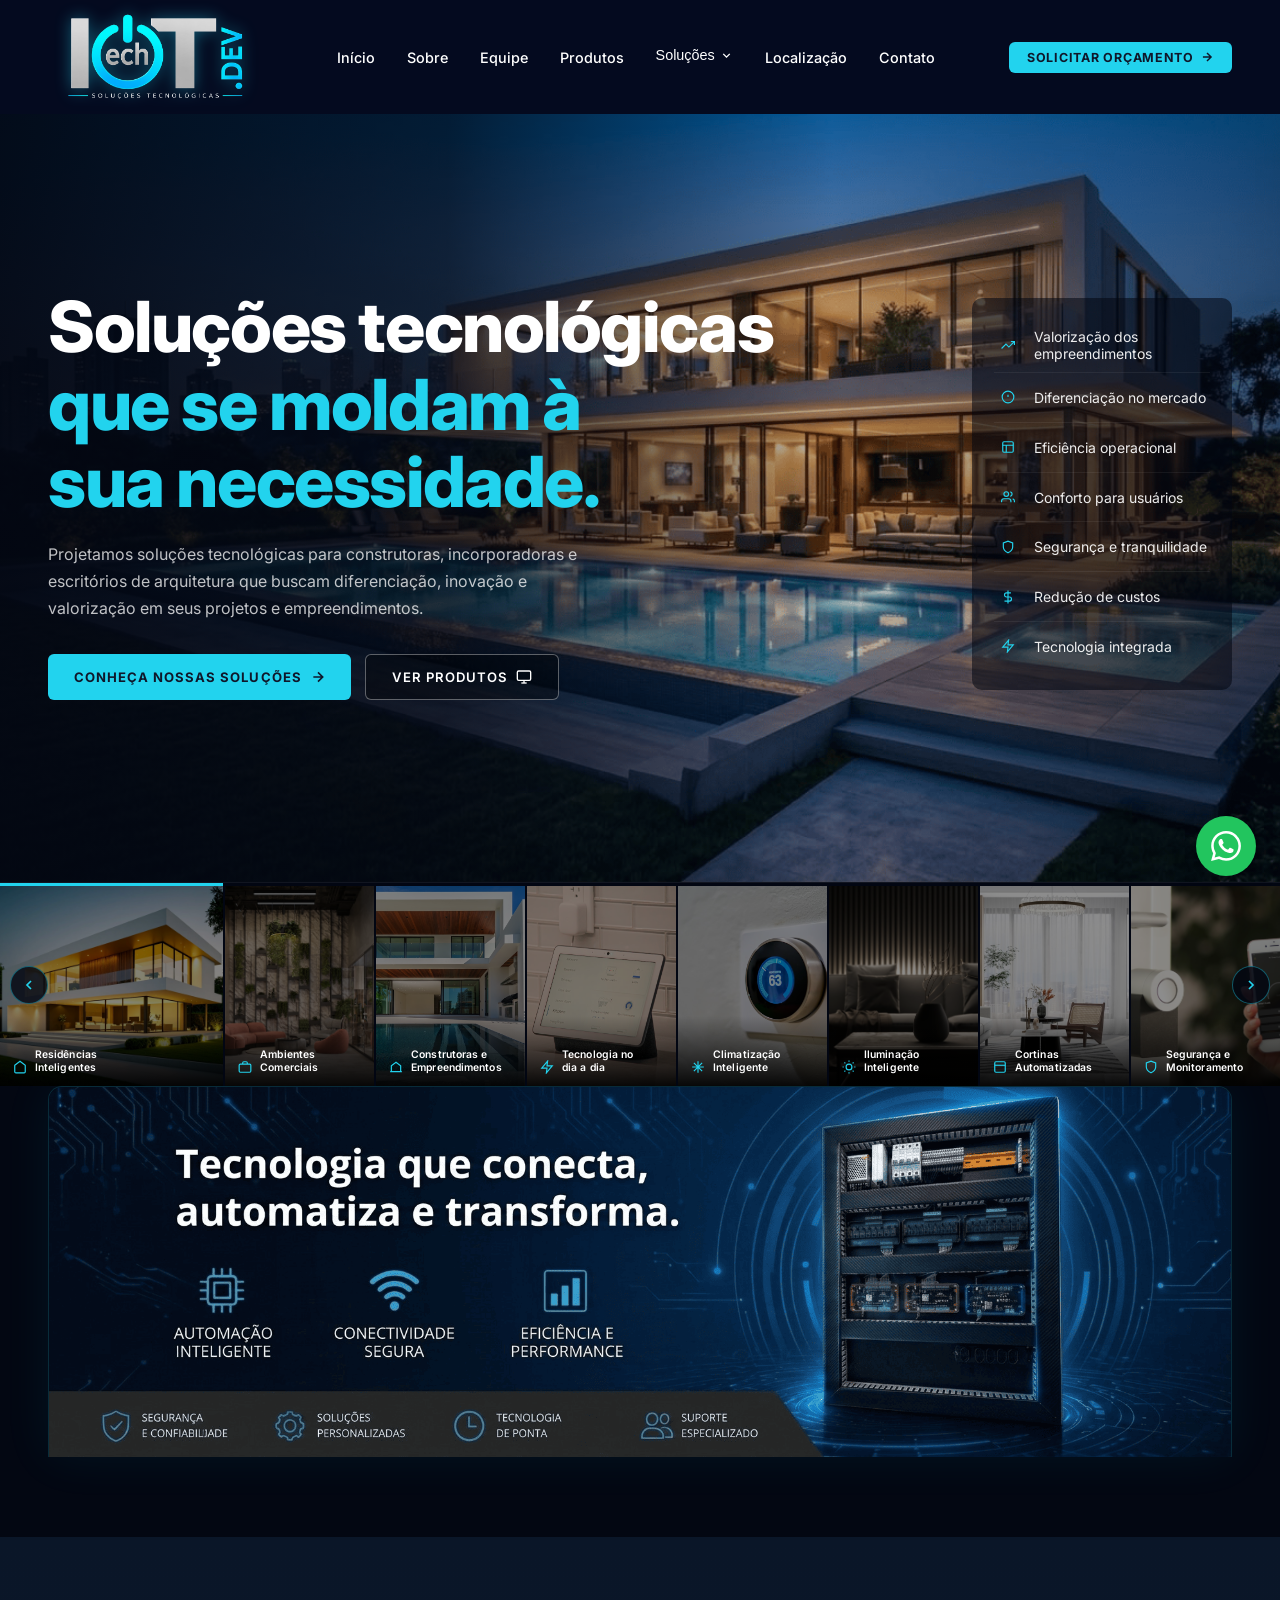
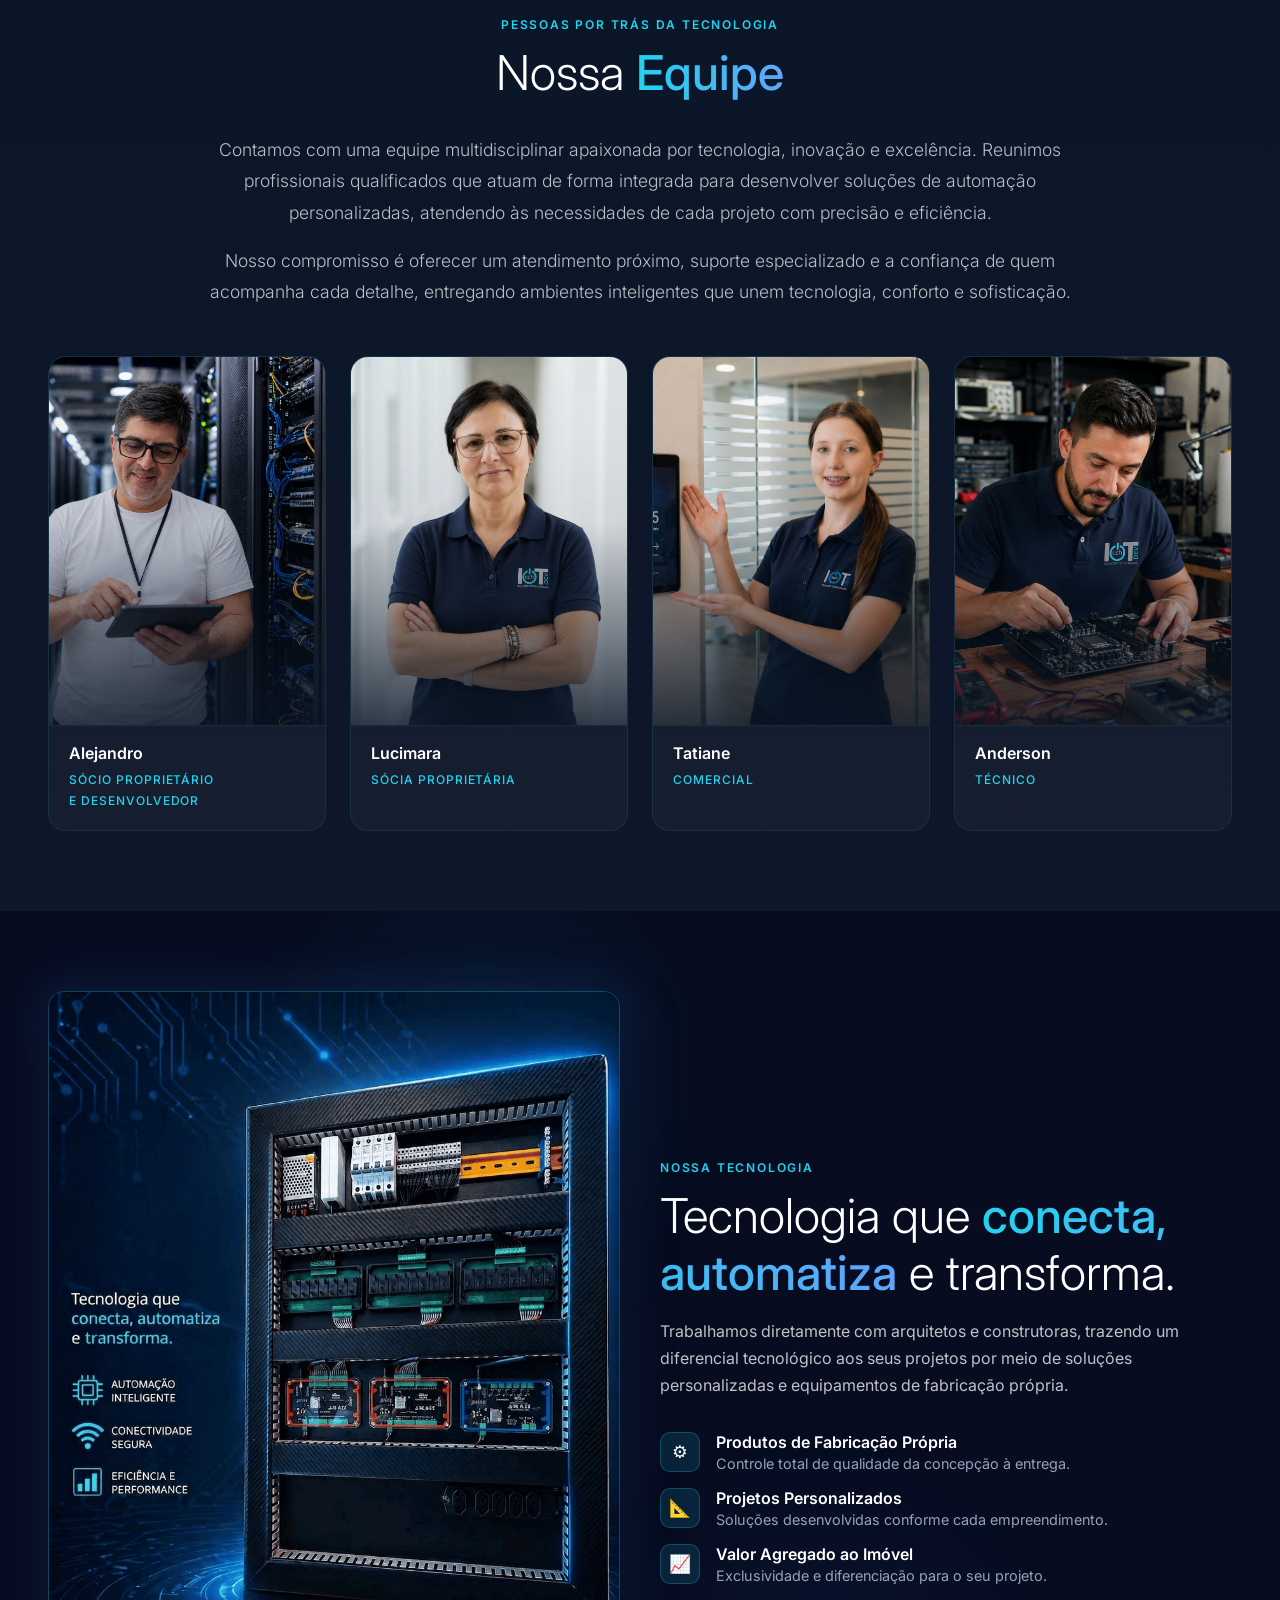
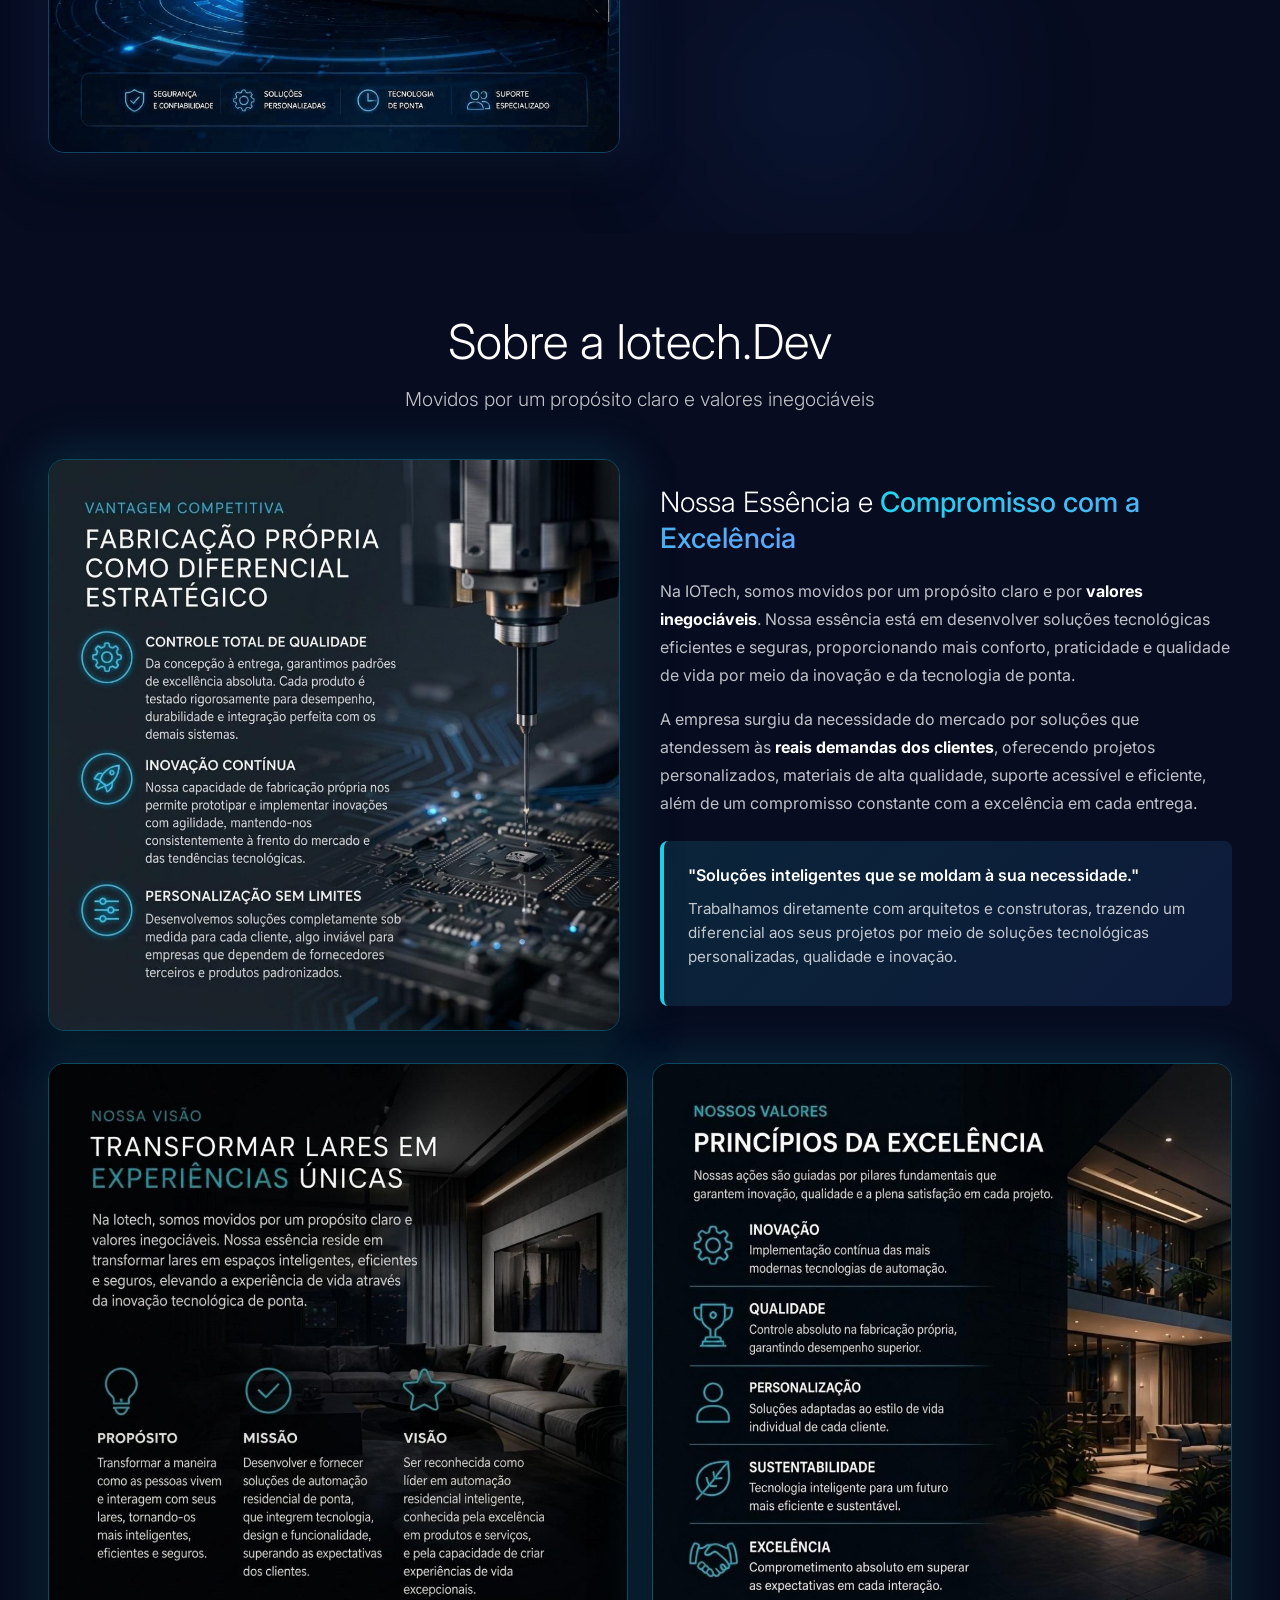
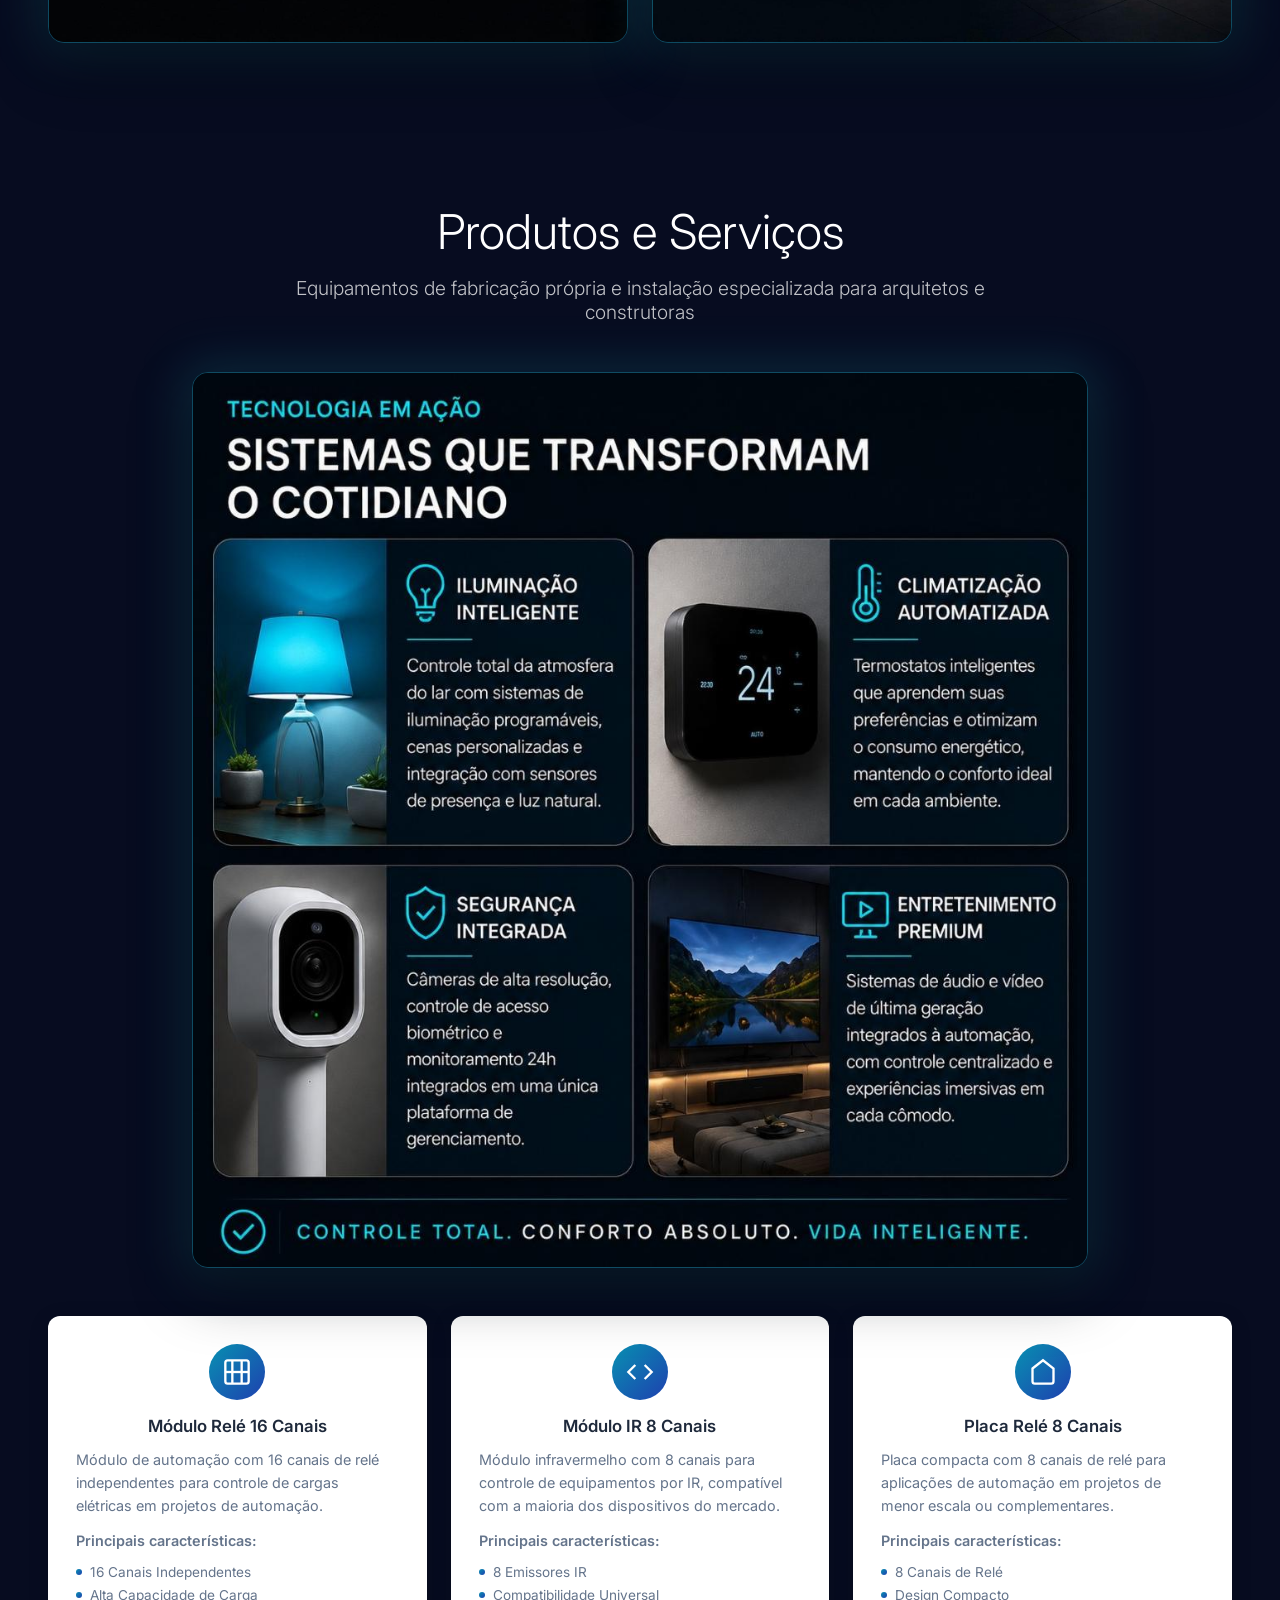
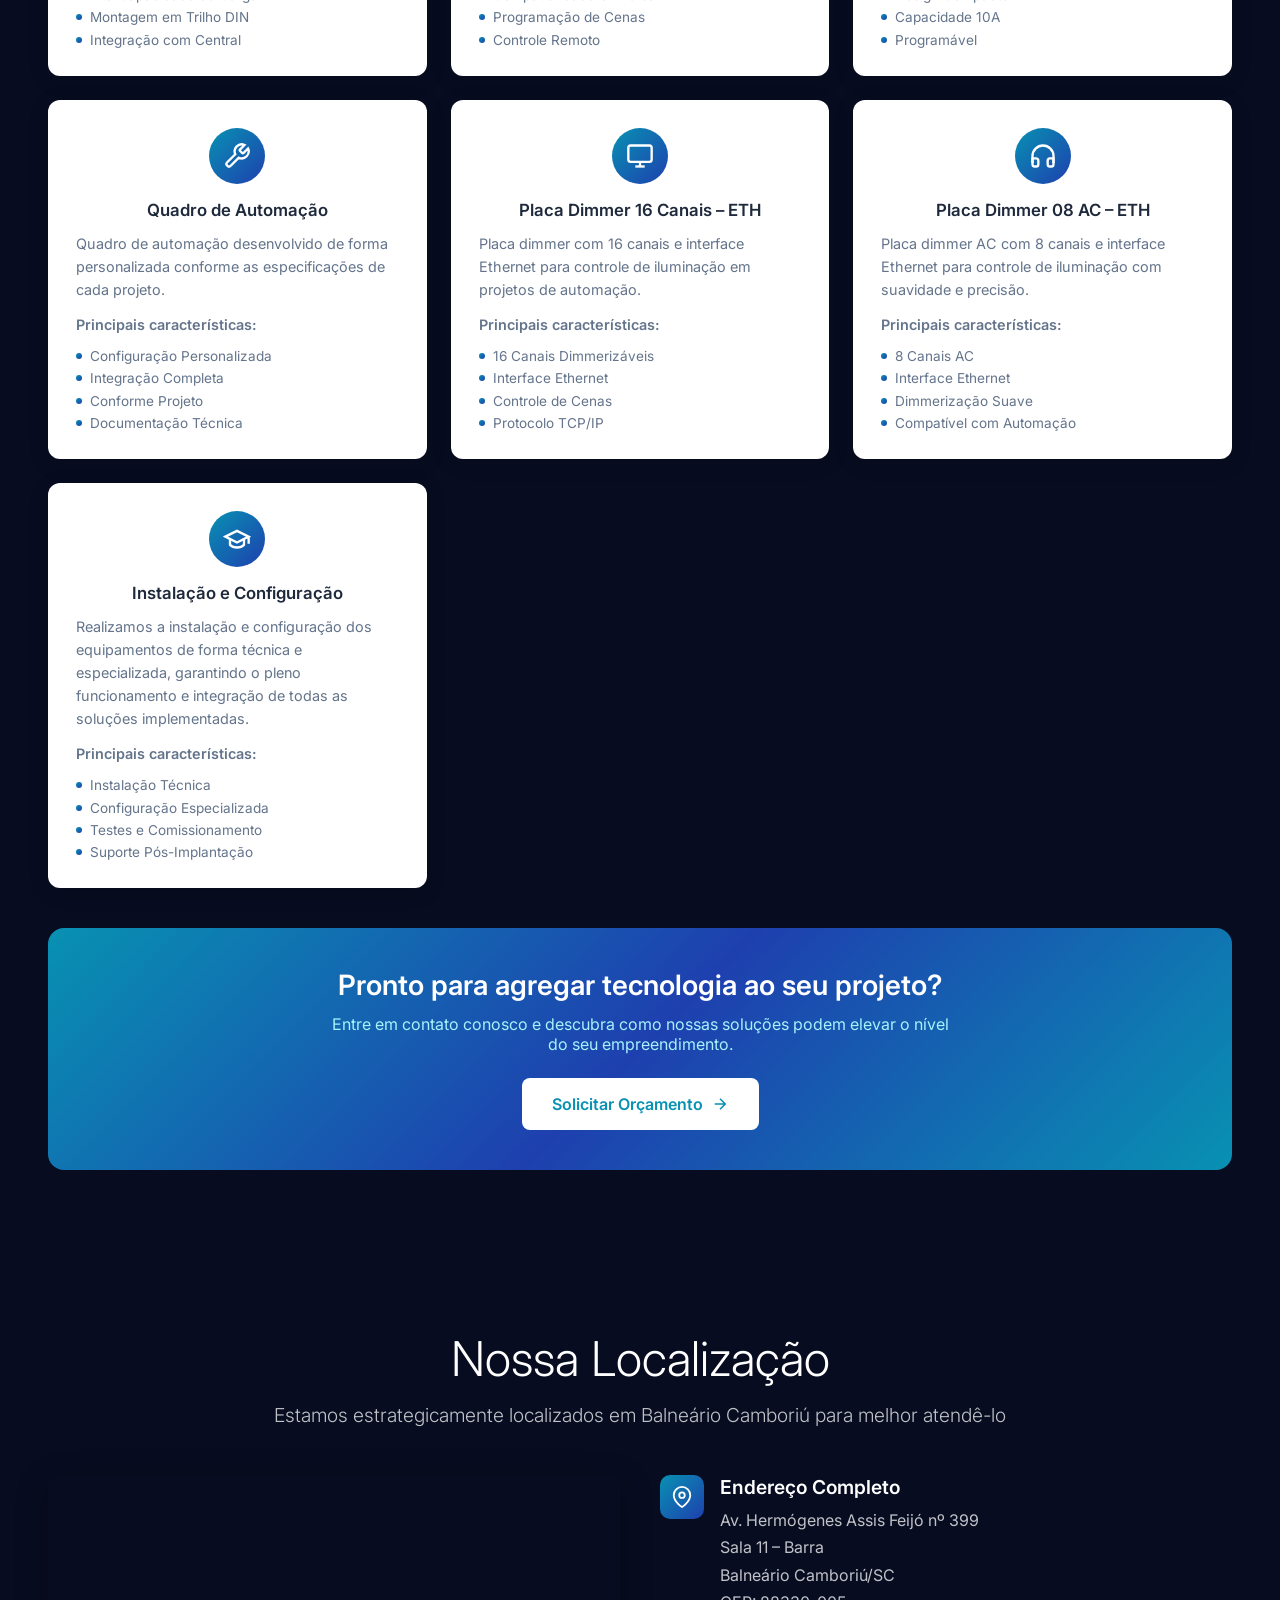
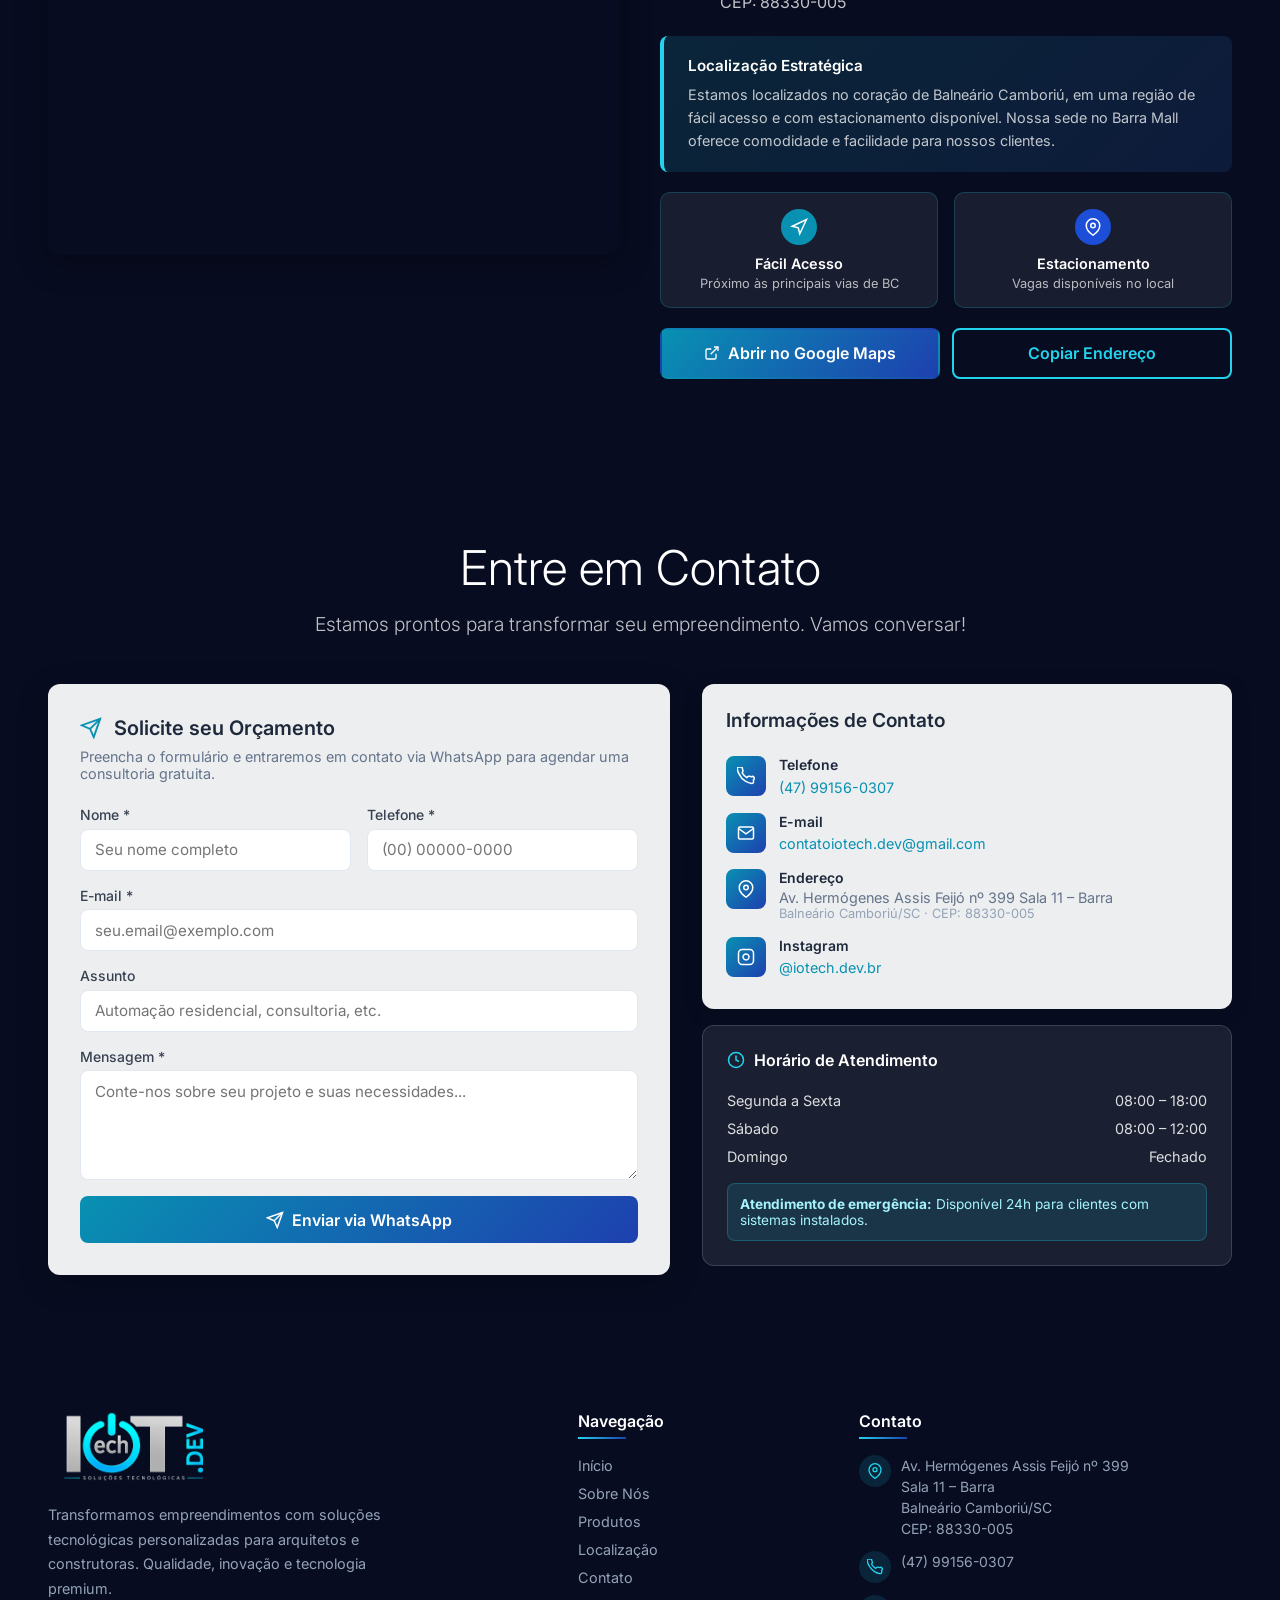
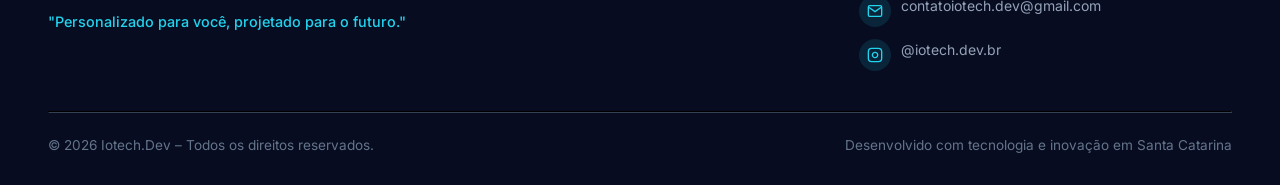
<file: index.html>
<!DOCTYPE html>
<html lang="pt-BR">
<head>
  <meta charset="UTF-8" />
  <link rel="icon" type="image/png" href="favicon.png" />
  <meta name="viewport" content="width=device-width, initial-scale=1.0" />
  <title>Iotech.Dev - Soluções Tecnológicas para Empreendimentos | Balneário Camboriú/SC</title>
  <meta name="description" content="Iotech.Dev desenvolve soluções tecnológicas para arquitetos e construtoras, agregando valor, exclusividade e diferenciação aos empreendimentos. Soluções inteligentes que se moldam à sua necessidade." />
  <meta name="author" content="Iotech.Dev" />
  <meta property="og:title" content="Iotech.Dev - Soluções Tecnológicas para Empreendimentos" />
  <meta property="og:description" content="Soluções tecnológicas personalizadas para arquitetos e construtoras. Equipamentos de fabricação própria e instalação especializada." />
  <meta property="og:image" content="/logo.png" />
  <meta property="og:type" content="website" />
  <meta name="twitter:card" content="summary_large_image" />
  <link rel="preconnect" href="https://fonts.googleapis.com" />
  <link rel="preconnect" href="https://fonts.gstatic.com" crossorigin />
  <link href="https://fonts.googleapis.com/css2?family=Inter:wght@300;400;500;600;700&display=swap" rel="stylesheet" />

  <script type="application/ld+json">
  {
    "@context": "https://schema.org",
    "@type": "Organization",
    "name": "Iotech.Dev",
    "description": "Empresa especializada em soluções tecnológicas para arquitetos e construtoras",
    "address": {
      "@type": "PostalAddress",
      "streetAddress": "Av. Hermógenes Assis Feijó nº 399 Sala 11",
      "addressLocality": "Balneário Camboriú",
      "addressRegion": "SC",
      "postalCode": "88330-005",
      "addressCountry": "BR"
    },
    "telephone": "+55 47 99156-0307",
    "email": "contatoiotech.dev@gmail.com",
    "logo": "/logo.png",
    "sameAs": ["https://www.instagram.com/iotech.dev.br"]
  }
  </script>

  <style>
    *, *::before, *::after { box-sizing: border-box; margin: 0; padding: 0; }

    :root {
      --cyan: #22d3ee;
      --cyan-dark: #0891b2;
      --blue: #1e40af;
      --blue-dark: #1e3a8a;
    }

    html { scroll-behavior: smooth; scroll-padding-top: 80px; }

    body {
      font-family: 'Inter', system-ui, -apple-system, sans-serif;
      font-size: 16px;
      color: #fff;
      background: #0f172a;
      overflow-x: hidden;
      -webkit-font-smoothing: antialiased;
    }

    .container {
      max-width: 1280px;
      margin: 0 auto;
      padding: 0 1.5rem;
    }
    @media (min-width: 1024px) { .container { padding: 0 3rem; } }

    /* ── NAVBAR ── */
    #navbar {
      position: fixed;
      top: 0; left: 0; right: 0;
      z-index: 100;
      background: #040a1f;
      padding: 0.75rem 0;
      transition: padding 0.3s, box-shadow 0.3s;
    }
    #navbar.scrolled { padding: 0.5rem 0; box-shadow: 0 4px 24px rgba(0,0,0,0.4); }

    .nav-inner { display: flex; justify-content: space-between; align-items: center; }

    .nav-logo img { height: 90px; width: auto; display: block; filter: drop-shadow(0 0 8px rgba(34,211,238,0.4)); }

    .nav-links { display: none; list-style: none; gap: 2rem; }
    @media (min-width: 1024px) { .nav-links { display: flex; } }

    .nav-links a {
      color: #fff;
      text-decoration: none;
      font-size: 0.9rem;
      font-weight: 500;
      position: relative;
      padding-bottom: 2px;
      transition: color 0.3s;
    }
    .nav-links a::after {
      content: '';
      position: absolute;
      bottom: 0; left: 0;
      width: 0; height: 2px;
      background: var(--cyan);
      transition: width 0.3s;
    }
    .nav-links a:hover { color: var(--cyan); }
    .nav-links a:hover::after { width: 100%; }

    /* ── DROPDOWN SOLUÇÕES ── */
    .nav-dropdown-wrap { position: relative; }
    .nav-dropdown-btn {
      display: flex; align-items: center; gap: 5px;
      color: #fff; font-size: 0.9rem; font-weight: 500;
      background: none; border: none; cursor: pointer;
      padding-bottom: 2px; transition: color 0.3s;
    }
    .nav-dropdown-btn:hover { color: var(--cyan); }
    .nav-dropdown-btn svg { transition: transform 0.25s; }
    .nav-dropdown-wrap.open .nav-dropdown-btn svg { transform: rotate(180deg); }
    .nav-dropdown {
      position: absolute; top: calc(100% + 14px); left: 50%;
      transform: translateX(-50%);
      background: #040a1f;
      border: 1px solid rgba(34,211,238,0.18);
      border-radius: 10px;
      min-width: 200px;
      padding: 8px 0;
      box-shadow: 0 12px 40px rgba(0,0,0,0.5);
      opacity: 0; pointer-events: none;
      transform: translateX(-50%) translateY(-6px);
      transition: opacity 0.2s, transform 0.2s;
      z-index: 200;
    }
    .nav-dropdown-wrap.open .nav-dropdown {
      opacity: 1; pointer-events: auto;
      transform: translateX(-50%) translateY(0);
    }
    .nav-dropdown a {
      display: block; padding: 10px 20px;
      color: #cbd5e1; font-size: 0.875rem; font-weight: 400;
      text-decoration: none; transition: background 0.15s, color 0.15s;
      white-space: nowrap;
    }
    .nav-dropdown a:hover { background: rgba(34,211,238,0.08); color: var(--cyan); }
    .nav-dropdown a::after { display: none; }

    /* mobile soluções */
    .mobile-solutions-toggle {
      display: flex; align-items: center; justify-content: space-between;
      padding: 0.9rem 1.5rem; color: #e2e8f0; font-size: 1rem;
      cursor: pointer; transition: background 0.15s, color 0.15s;
    }
    .mobile-solutions-toggle:hover { background: rgba(255,255,255,0.06); color: var(--cyan); }
    .mobile-solutions-toggle svg { transition: transform 0.25s; }
    .mobile-solutions-sub { display: none; background: rgba(0,0,0,0.25); }
    .mobile-solutions-sub.open { display: block; }
    .mobile-solutions-sub a {
      display: block; padding: 0.75rem 2.5rem;
      color: #94a3b8; font-size: 0.9rem; text-decoration: none;
      transition: background 0.15s, color 0.15s;
    }
    .mobile-solutions-sub a:hover { background: rgba(255,255,255,0.06); color: var(--cyan); }

    #menu-btn {
      display: flex;
      flex-direction: column;
      gap: 5px;
      background: none;
      border: none;
      cursor: pointer;
      padding: 6px;
    }
    @media (min-width: 1024px) { #menu-btn { display: none; } }
    #menu-btn span {
      display: block;
      width: 24px; height: 2px;
      background: #fff;
      border-radius: 2px;
      transition: transform 0.3s, opacity 0.3s;
    }
    #menu-btn.open span:nth-child(1) { transform: translateY(7px) rotate(45deg); }
    #menu-btn.open span:nth-child(2) { opacity: 0; }
    #menu-btn.open span:nth-child(3) { transform: translateY(-7px) rotate(-45deg); }

    #mobile-menu {
      position: fixed;
      top: 0; right: 0; bottom: 0;
      width: 85%;
      max-width: 320px;
      background: linear-gradient(135deg, #1e3a8a, #1e293b);
      z-index: 200;
      padding: 1.5rem;
      border-left: 3px solid var(--cyan);
      flex-direction: column;
      transform: translateX(100%);
      transition: transform 0.3s;
      display: flex;
    }
    #mobile-menu.open { transform: translateX(0); }
    #overlay {
      display: none;
      position: fixed;
      inset: 0;
      background: rgba(0,0,0,0.5);
      z-index: 150;
    }
    #overlay.open { display: block; }

    .mobile-menu-header {
      display: flex;
      justify-content: space-between;
      align-items: center;
      padding-bottom: 1rem;
      border-bottom: 1px solid rgba(34,211,238,0.2);
      margin-bottom: 2rem;
    }
    .mobile-menu-header img { height: 56px; }
    #close-menu { background: none; border: none; color: #fff; font-size: 1.5rem; cursor: pointer; line-height: 1; }

    .mobile-nav-links { list-style: none; flex: 1; }
    .mobile-nav-links li a {
      display: block;
      color: #fff;
      text-decoration: none;
      font-size: 1.1rem;
      font-weight: 500;
      padding: 1rem;
      text-align: center;
      border-bottom: 1px solid rgba(255,255,255,0.05);
      transition: background 0.2s, color 0.2s;
    }
    .mobile-nav-links li a:hover { background: rgba(255,255,255,0.08); color: var(--cyan); }
    .mobile-footer-note { font-size: 0.75rem; color: rgba(255,255,255,0.5); text-align: center; padding-top: 1rem; }

    /* ── SHARED ── */
    section { padding: 5rem 0; }

    .section-eyebrow {
      font-size: 0.75rem;
      font-weight: 600;
      text-transform: uppercase;
      letter-spacing: 0.15em;
      color: var(--cyan);
      margin-bottom: 0.75rem;
    }

    .section-title {
      font-size: clamp(1.75rem, 4vw, 3rem);
      font-weight: 300;
      line-height: 1.2;
      color: #fff;
      margin-bottom: 1rem;
    }
    .section-title .gradient {
      background: linear-gradient(90deg, var(--cyan), #60a5fa);
      -webkit-background-clip: text;
      -webkit-text-fill-color: transparent;
      background-clip: text;
      font-weight: 500;
    }

    .section-subtitle {
      font-size: clamp(1rem, 2vw, 1.2rem);
      color: rgba(255,255,255,0.75);
      font-weight: 300;
      max-width: 48rem;
    }

    .text-center { text-align: center; }
    .mx-auto { margin-left: auto; margin-right: auto; }

    .glow-orb {
      position: absolute;
      border-radius: 50%;
      filter: blur(80px);
      pointer-events: none;
    }

    /* ── HERO ── */
    #inicio {
      position: relative;
      overflow: hidden;
      padding-top: 90px;
      background: linear-gradient(135deg, #1e3a8a, #1e293b, #172554);
    }

    .hero-grid {
      display: grid;
      gap: 2.5rem;
      align-items: center;
    }
    @media (min-width: 1024px) { .hero-grid { grid-template-columns: 1fr 1fr; } }

    .hero-text { text-align: center; }
    @media (min-width: 1024px) { .hero-text { text-align: left; } }

    .hero-visual { order: -1; }
    @media (min-width: 1024px) { .hero-visual { order: 0; } }

    .hero-title {
      font-size: clamp(2rem, 5vw, 4.5rem);
      font-weight: 300;
      line-height: 1.1;
      color: #fff;
      margin-bottom: 1.5rem;
    }
    .hero-title .gradient {
      display: block;
      background: linear-gradient(90deg, var(--cyan), #60a5fa);
      -webkit-background-clip: text;
      -webkit-text-fill-color: transparent;
      background-clip: text;
      font-weight: 500;
    }

    .hero-tagline {
      font-size: clamp(1.1rem, 2.5vw, 1.6rem);
      color: #67e8f9;
      font-weight: 300;
      margin-bottom: 1rem;
    }

    .hero-desc {
      font-size: clamp(0.95rem, 1.8vw, 1.1rem);
      color: #cbd5e1;
      line-height: 1.7;
      margin-bottom: 2rem;
      max-width: 38rem;
      margin-left: auto;
      margin-right: auto;
    }
    @media (min-width: 1024px) { .hero-desc { margin-left: 0; } }

    .btn-row {
      display: flex;
      flex-direction: column;
      gap: 0.75rem;
      justify-content: center;
      margin-bottom: 2.5rem;
    }
    @media (min-width: 480px) { .btn-row { flex-direction: row; } }
    @media (min-width: 1024px) { .btn-row { justify-content: flex-start; } }

    .btn {
      display: inline-flex;
      align-items: center;
      justify-content: center;
      gap: 0.5rem;
      padding: 0.85rem 1.75rem;
      font-size: 1rem;
      font-weight: 600;
      border-radius: 8px;
      cursor: pointer;
      text-decoration: none;
      transition: all 0.3s;
      border: 2px solid transparent;
      font-family: inherit;
    }
    .btn-primary { background: linear-gradient(135deg, var(--cyan-dark), var(--blue)); color: #fff; }
    .btn-primary:hover { background: linear-gradient(135deg, #0e7490, #1d4ed8); transform: translateY(-2px); }
    .btn-outline { background: transparent; border-color: var(--cyan); color: var(--cyan); }
    .btn-outline:hover { background: var(--cyan); color: #1e3a8a; transform: translateY(-2px); }
    .btn-white { background: #fff; color: var(--cyan-dark); }
    .btn-white:hover { background: #f1f5f9; transform: translateY(-2px); }

    .hero-badges {
      display: grid;
      grid-template-columns: 1fr;
      gap: 0.75rem;
    }
    @media (min-width: 480px) { .hero-badges { grid-template-columns: repeat(3, 1fr); } }

    .hero-badge {
      display: flex;
      align-items: center;
      justify-content: center;
      gap: 0.6rem;
      font-size: 0.9rem;
      color: #cbd5e1;
    }
    @media (min-width: 1024px) { .hero-badge { justify-content: flex-start; } }

    .img-card {
      position: relative;
    }
    .img-card::before {
      content: '';
      position: absolute;
      inset: -8px;
      background: rgba(34,211,238,0.15);
      border-radius: 20px;
      filter: blur(24px);
    }
    .img-card.blue-glow::before { background: rgba(59,130,246,0.15); }
    .img-card img {
      position: relative;
      width: 100%;
      border-radius: 16px;
      border: 1px solid rgba(34,211,238,0.25);
      box-shadow: 0 24px 60px rgba(0,0,0,0.4);
      object-fit: cover;
      display: block;
    }

    /* ── FUNDO COMPARTILHADO (todas seções exceto hero) ── */
    #quadro, #sobre, #servicos, #localizacao, #contato, footer {
      position: relative;
      background-image: url('img/fundo.png');
      background-size: cover;
      background-position: center;
      background-attachment: fixed;
    }
    #quadro::before, #sobre::before, #servicos::before, #localizacao::before, #contato::before, footer::before {
      content: '';
      position: absolute;
      inset: 0;
      background: rgba(5, 10, 30, 0.82);
      z-index: 0;
    }
    #quadro .container, #sobre .container, #servicos .container, #localizacao .container, #contato .container, footer .container {
      position: relative;
      z-index: 1;
    }

    /* ── QUADRO ── */
    #quadro {
      overflow: hidden;
    }

    .two-col { display: grid; gap: 2.5rem; align-items: center; }
    @media (min-width: 1024px) { .two-col { grid-template-columns: 1fr 1fr; } }

    .feature-list { list-style: none; display: flex; flex-direction: column; gap: 1rem; }
    .feature-item { display: flex; align-items: flex-start; gap: 1rem; }
    .feature-icon {
      width: 40px; height: 40px;
      background: rgba(34,211,238,0.12);
      border: 1px solid rgba(34,211,238,0.25);
      border-radius: 10px;
      display: flex;
      align-items: center;
      justify-content: center;
      font-size: 1.1rem;
      flex-shrink: 0;
    }
    .feature-item strong { display: block; color: #fff; font-weight: 600; margin-bottom: 0.2rem; }
    .feature-item p { color: #94a3b8; font-size: 0.9rem; }

    /* ── SOBRE ── */
    #sobre { }

    .about-text p { color: rgba(255,255,255,0.75); line-height: 1.75; margin-bottom: 1rem; }
    .about-text strong { color: #fff; }

    .quote-box {
      background: linear-gradient(135deg, rgba(34,211,238,0.12), rgba(59,130,246,0.12));
      border-left: 4px solid var(--cyan);
      border-radius: 8px;
      padding: 1.25rem 1.5rem;
      margin-top: 1.5rem;
    }
    .quote-box .quote-main { font-weight: 600; color: #fff; margin-bottom: 0.5rem; }
    .quote-box .quote-sub { color: rgba(255,255,255,0.75); font-size: 0.95rem; line-height: 1.6; }

    .about-photos { display: grid; grid-template-columns: 1fr 1fr; gap: 1.5rem; margin-top: 2rem; }

    /* ── EQUIPE ── */
    #equipe {
      background: linear-gradient(180deg, #0a1628 0%, #0f172a 100%);
      position: relative;
    }

    .equipe-intro {
      max-width: 56rem;
      margin: 0 auto 3rem;
      text-align: center;
    }
    .equipe-intro p {
      color: rgba(255,255,255,0.72);
      font-size: clamp(0.95rem, 1.8vw, 1.1rem);
      line-height: 1.8;
      font-weight: 300;
    }
    .equipe-intro p + p { margin-top: 1rem; }

    .team-grid {
      display: grid;
      grid-template-columns: repeat(2, 1fr);
      gap: 1.5rem;
    }
    @media (min-width: 768px) {
      .team-grid { grid-template-columns: repeat(4, 1fr); }
    }

    .team-card {
      background: rgba(255,255,255,0.03);
      border: 1px solid rgba(34,211,238,0.10);
      border-radius: 18px;
      overflow: hidden;
      transition: transform 0.35s cubic-bezier(.22,1,.36,1), box-shadow 0.35s;
    }
    .team-card:hover {
      transform: translateY(-8px);
      box-shadow: 0 20px 48px rgba(34,211,238,0.10), 0 4px 16px rgba(0,0,0,0.4);
      border-color: rgba(34,211,238,0.28);
    }

    .team-photo {
      position: relative;
      aspect-ratio: 3 / 4;
      overflow: hidden;
    }
    .team-photo img {
      width: 100%; height: 100%;
      object-fit: cover;
      object-position: top center;
      display: block;
      transition: transform 0.55s cubic-bezier(.22,1,.36,1);
    }
    .team-card:hover .team-photo img { transform: scale(1.06); }

    .team-photo-overlay {
      position: absolute; inset: 0;
      background: linear-gradient(to top, rgba(9,21,37,0.82) 0%, rgba(9,21,37,0.10) 55%, transparent 100%);
    }

    .team-info {
      padding: 1.1rem 1.25rem 1.25rem;
      border-top: 1px solid rgba(34,211,238,0.08);
    }
    .team-name {
      font-size: 1rem;
      font-weight: 600;
      color: #fff;
      margin-bottom: 0.3rem;
    }
    .team-role {
      font-size: 0.75rem;
      font-weight: 500;
      color: var(--cyan);
      text-transform: uppercase;
      letter-spacing: 0.08em;
      line-height: 1.4;
    }

    @media (max-width: 480px) {
      .team-grid { grid-template-columns: 1fr 1fr; gap: 1rem; }
      .team-info { padding: 0.9rem 1rem; }
      .team-name { font-size: 0.9rem; }
      .team-role { font-size: 0.68rem; }
    }

    /* ── SERVIÇOS ── */
    #servicos { }

    .cards-grid {
      display: grid;
      gap: 1.5rem;
      margin-bottom: 2.5rem;
    }
    @media (min-width: 640px) { .cards-grid { grid-template-columns: repeat(2, 1fr); } }
    @media (min-width: 1024px) { .cards-grid { grid-template-columns: repeat(3, 1fr); } }

    .service-card {
      background: #fff;
      border-radius: 12px;
      padding: 1.75rem;
      box-shadow: 0 4px 20px rgba(0,0,0,0.15);
      transition: transform 0.3s, box-shadow 0.3s;
    }
    .service-card:hover { transform: translateY(-6px); box-shadow: 0 12px 40px rgba(0,0,0,0.25); }

    .service-icon {
      width: 56px; height: 56px;
      background: linear-gradient(135deg, var(--cyan-dark), var(--blue));
      border-radius: 50%;
      display: flex;
      align-items: center;
      justify-content: center;
      margin: 0 auto 1rem;
      transition: transform 0.3s;
    }
    .service-card:hover .service-icon { transform: scale(1.1); }
    .service-icon svg { color: #fff; }

    .service-card h3 {
      font-size: 1.05rem;
      font-weight: 600;
      color: #1e293b;
      text-align: center;
      margin-bottom: 0.75rem;
      transition: color 0.3s;
    }
    .service-card:hover h3 { color: var(--cyan-dark); }
    .service-card > p { font-size: 0.9rem; color: #64748b; line-height: 1.6; margin-bottom: 0.75rem; }

    .feat-label { font-size: 0.8rem; font-weight: 600; color: #475569; margin-bottom: 0.4rem; }
    .service-features { list-style: none; display: flex; flex-direction: column; gap: 0.4rem; }
    .service-features li { display: flex; align-items: center; gap: 0.5rem; font-size: 0.85rem; color: #64748b; }
    .service-features li::before {
      content: '';
      display: block;
      width: 6px; height: 6px;
      background: linear-gradient(135deg, var(--cyan-dark), var(--blue));
      border-radius: 50%;
      flex-shrink: 0;
    }

    .cta-box {
      background: linear-gradient(135deg, var(--cyan-dark), var(--blue), var(--cyan-dark));
      border-radius: 16px;
      padding: 2.5rem;
      text-align: center;
    }
    .cta-box h3 { font-size: clamp(1.2rem, 3vw, 1.75rem); font-weight: 600; margin-bottom: 0.75rem; }
    .cta-box p { color: #a5f3fc; font-size: 1rem; margin-bottom: 1.5rem; max-width: 40rem; margin-left: auto; margin-right: auto; }

    /* ── LOCALIZAÇÃO ── */
    #localizacao { }

    .map-grid { display: grid; gap: 2.5rem; align-items: start; }
    @media (min-width: 1024px) { .map-grid { grid-template-columns: 1fr 1fr; } }

    .map-frame { border-radius: 12px; overflow: hidden; box-shadow: 0 8px 32px rgba(0,0,0,0.3); }
    .map-frame iframe { display: block; width: 100%; height: 380px; border: 0; }

    .location-info { display: flex; flex-direction: column; gap: 1.25rem; }

    .address-block { display: flex; align-items: flex-start; gap: 1rem; }
    .loc-icon {
      width: 44px; height: 44px;
      background: linear-gradient(135deg, var(--cyan-dark), var(--blue));
      border-radius: 10px;
      display: flex; align-items: center; justify-content: center;
      flex-shrink: 0;
    }
    .address-block h3 { font-size: 1.2rem; font-weight: 600; margin-bottom: 0.5rem; }
    .address-block p { color: rgba(255,255,255,0.75); line-height: 1.7; font-size: 1rem; }

    .loc-highlight {
      background: linear-gradient(135deg, rgba(34,211,238,0.12), rgba(59,130,246,0.12));
      border-left: 4px solid var(--cyan);
      border-radius: 8px;
      padding: 1.25rem 1.5rem;
    }
    .loc-highlight h4 { font-weight: 600; margin-bottom: 0.5rem; font-size: 0.95rem; }
    .loc-highlight p { color: rgba(255,255,255,0.75); font-size: 0.9rem; line-height: 1.6; }

    .loc-cards { display: grid; grid-template-columns: 1fr 1fr; gap: 1rem; }
    .loc-card {
      background: rgba(255,255,255,0.07);
      border: 1px solid rgba(34,211,238,0.2);
      border-radius: 10px;
      padding: 1rem;
      text-align: center;
    }
    .loc-card-icon {
      width: 36px; height: 36px;
      border-radius: 50%;
      display: flex; align-items: center; justify-content: center;
      margin: 0 auto 0.6rem;
    }
    .loc-card h4 { font-size: 0.9rem; font-weight: 600; margin-bottom: 0.25rem; }
    .loc-card p { font-size: 0.8rem; color: rgba(255,255,255,0.7); }

    .loc-btn-row { display: flex; flex-direction: column; gap: 0.75rem; }
    @media (min-width: 480px) { .loc-btn-row { flex-direction: row; } }

    /* ── CONTATO ── */
    #contato { }

    .contact-grid { display: grid; gap: 2rem; }
    @media (min-width: 1024px) { .contact-grid { grid-template-columns: 1fr 1fr; } }

    .contact-card {
      background: rgba(255,255,255,0.93);
      color: #1e293b;
      border-radius: 12px;
      padding: 2rem;
      box-shadow: 0 8px 32px rgba(0,0,0,0.2);
    }
    .contact-card-header { display: flex; align-items: center; gap: 0.75rem; margin-bottom: 0.5rem; }
    .contact-card-header svg { color: var(--cyan-dark); }
    .contact-card-header h3 { font-size: 1.25rem; font-weight: 600; color: #1e293b; }
    .contact-card-desc { font-size: 0.9rem; color: #64748b; margin-bottom: 1.5rem; }

    .form-row { display: grid; gap: 1rem; margin-bottom: 0; }
    @media (min-width: 480px) { .form-row { grid-template-columns: 1fr 1fr; } }

    .form-group { display: flex; flex-direction: column; gap: 0.35rem; margin-bottom: 1rem; }
    .form-group label { font-size: 0.875rem; font-weight: 500; color: #374151; }
    .form-group input,
    .form-group textarea {
      padding: 0.65rem 0.9rem;
      border: 1.5px solid #e2e8f0;
      border-radius: 8px;
      font-size: 0.95rem;
      font-family: inherit;
      color: #1e293b;
      background: #fff;
      transition: border-color 0.2s;
      outline: none;
    }
    .form-group input:focus,
    .form-group textarea:focus { border-color: var(--cyan-dark); }
    .form-group textarea { resize: vertical; min-height: 110px; }

    .btn-submit {
      width: 100%;
      background: linear-gradient(135deg, var(--cyan-dark), var(--blue));
      color: #fff;
      padding: 0.85rem;
      font-size: 1rem;
      font-weight: 600;
      border: none;
      border-radius: 8px;
      cursor: pointer;
      font-family: inherit;
      transition: opacity 0.2s, transform 0.2s;
      display: flex;
      align-items: center;
      justify-content: center;
      gap: 0.5rem;
    }
    .btn-submit:hover { opacity: 0.9; transform: translateY(-1px); }

    .contact-info-col { display: flex; flex-direction: column; gap: 1rem; }

    .info-card {
      background: rgba(255,255,255,0.93);
      border-radius: 12px;
      padding: 1.5rem;
      box-shadow: 0 4px 20px rgba(0,0,0,0.15);
    }
    .info-card h3 { font-size: 1.2rem; font-weight: 600; color: #1e293b; margin-bottom: 1rem; }

    .info-item { display: flex; align-items: flex-start; gap: 0.85rem; padding: 0.5rem 0; }
    .info-icon {
      width: 40px; height: 40px;
      background: linear-gradient(135deg, var(--cyan-dark), var(--blue));
      border-radius: 8px;
      display: flex; align-items: center; justify-content: center;
      flex-shrink: 0;
    }
    .info-icon svg { color: #fff; }
    .info-item h4 { font-size: 0.875rem; font-weight: 600; color: #1e293b; margin-bottom: 0.2rem; }
    .info-item a { color: var(--cyan-dark); text-decoration: none; font-size: 0.9rem; }
    .info-item a:hover { color: #0e7490; }
    .info-item p { font-size: 0.9rem; color: #64748b; }
    .info-item .sub { font-size: 0.8rem; color: #94a3b8; }

    .hours-card {
      background: rgba(255,255,255,0.08);
      border: 1px solid rgba(255,255,255,0.15);
      border-radius: 12px;
      padding: 1.5rem;
    }
    .hours-title { display: flex; align-items: center; gap: 0.6rem; font-size: 1rem; font-weight: 600; margin-bottom: 1rem; }
    .hours-title svg { color: var(--cyan); }
    .hours-row { display: flex; justify-content: space-between; font-size: 0.9rem; padding: 0.35rem 0; color: rgba(255,255,255,0.85); }
    .hours-note {
      background: rgba(34,211,238,0.12);
      border: 1px solid rgba(34,211,238,0.25);
      border-radius: 8px;
      padding: 0.75rem;
      font-size: 0.85rem;
      color: #a5f3fc;
      margin-top: 0.75rem;
    }

    /* ── FOOTER ── */
    footer { padding: 3.5rem 0 2rem; }

    .footer-grid { display: grid; gap: 2rem; margin-bottom: 2.5rem; }
    @media (min-width: 640px) { .footer-grid { grid-template-columns: repeat(2, 1fr); } }
    @media (min-width: 1024px) { .footer-grid { grid-template-columns: 2fr 1fr 1.5fr; } }

    .footer-logo img { height: 72px; margin-bottom: 1rem; }
    .footer-desc { color: #94a3b8; font-size: 0.9rem; line-height: 1.7; margin-bottom: 0.75rem; max-width: 22rem; }
    .footer-tagline { color: var(--cyan); font-weight: 500; font-size: 0.9rem; }

    .footer-col-title {
      font-size: 1rem; font-weight: 600; color: #fff;
      margin-bottom: 1rem;
      position: relative; padding-bottom: 0.5rem;
    }
    .footer-col-title::after {
      content: '';
      position: absolute; bottom: 0; left: 0;
      width: 48px; height: 2px;
      background: linear-gradient(90deg, var(--cyan), var(--blue));
    }

    .footer-nav { list-style: none; display: flex; flex-direction: column; gap: 0.5rem; }
    .footer-nav li a { color: #94a3b8; text-decoration: none; font-size: 0.9rem; transition: color 0.2s; }
    .footer-nav li a:hover { color: var(--cyan); }

    .footer-contact { display: flex; flex-direction: column; gap: 0.75rem; }
    .footer-contact-item { display: flex; align-items: flex-start; gap: 0.65rem; }
    .footer-ci-icon {
      width: 32px; height: 32px;
      background: rgba(34,211,238,0.12);
      border-radius: 50%;
      display: flex; align-items: center; justify-content: center;
      flex-shrink: 0;
    }
    .footer-ci-icon svg { color: var(--cyan); }
    .footer-contact-item a,
    .footer-contact-item p { color: #94a3b8; font-size: 0.875rem; text-decoration: none; line-height: 1.5; transition: color 0.2s; }
    .footer-contact-item a:hover { color: var(--cyan); }

    hr.footer-hr { border-color: #334155; margin-bottom: 1.5rem; }

    .footer-bottom {
      display: flex; flex-direction: column; gap: 0.5rem;
      align-items: center; text-align: center;
      color: #64748b; font-size: 0.85rem;
    }
    @media (min-width: 768px) { .footer-bottom { flex-direction: row; justify-content: space-between; text-align: left; } }

    /* ── NAVBAR CTA ── */
    .nav-cta { display: none; }
    @media (min-width: 1200px) { .nav-cta { display: flex; align-items: center; gap: 0.6rem; } }
    .nav-btn-primary {
      background: var(--cyan);
      color: #0f172a;
      padding: 0.5rem 1.1rem;
      border-radius: 6px;
      font-size: 0.78rem;
      font-weight: 700;
      text-decoration: none;
      text-transform: uppercase;
      letter-spacing: 0.06em;
      transition: background 0.2s, transform 0.2s;
      white-space: nowrap;
      display: flex; align-items: center; gap: 0.4rem;
    }
    .nav-btn-primary:hover { background: #67e8f9; transform: translateY(-1px); }
    .nav-btn-secondary {
      background: transparent;
      color: #fff;
      padding: 0.5rem 1rem;
      border: 1px solid rgba(255,255,255,0.3);
      border-radius: 6px;
      font-size: 0.78rem;
      font-weight: 600;
      text-decoration: none;
      text-transform: uppercase;
      letter-spacing: 0.06em;
      transition: border-color 0.2s, color 0.2s;
      white-space: nowrap;
      display: flex; align-items: center; gap: 0.4rem;
    }
    .nav-btn-secondary:hover { border-color: var(--cyan); color: var(--cyan); }

    /* ── HERO REBUILD ── */
    #inicio {
      position: relative;
      overflow: hidden;
      padding-top: 90px;
      background: #030712;
    }

    /* Main hero bg + content */
    .hero-main {
      position: relative;
      min-height: 88vh;
      display: flex;
      align-items: center;
      background-image: url('img/hero_bg_new.png');
      background-size: cover;
      background-position: center center;
    }
    .hero-main::before {
      content: '';
      position: absolute; inset: 0;
      z-index: 1;
      background: linear-gradient(to right,
        rgba(3,7,18,0.95) 0%,
        rgba(3,7,18,0.80) 35%,
        rgba(3,7,18,0.25) 65%,
        rgba(3,7,18,0.50) 100%
      );
    }
    .hero-main-inner { position: relative; z-index: 2; width: 100%; padding: 4rem 0; }

    .hero-content {
      display: grid;
      gap: 2rem;
      align-items: center;
    }
    @media (min-width: 1024px) { .hero-content { grid-template-columns: 1fr 260px; gap: 1rem; align-items: center; padding-top: 1rem; } }

    /* Banner produto — abaixo do carrossel */
    .hero-product-banner {
      margin: 0 1.5rem 0;
      border-radius: 14px 14px 0 0;
      overflow: hidden;
      border: 1px solid rgba(34,211,238,0.18);
      border-bottom: none;
      box-shadow: 0 0 50px rgba(34,211,238,0.07);
    }
    @media (min-width: 1024px) { .hero-product-banner { margin: 0 3rem 0; } }
    .hero-product-banner img {
      width: 100%;
      height: auto;
      display: block;
    }

    .hero-h1 {
      font-size: clamp(2.4rem, 5.5vw, 5rem);
      font-weight: 800;
      line-height: 1.1;
      color: #fff;
      margin-bottom: 1.25rem;
      letter-spacing: -0.02em;
    }
    .hero-h1 .cyan { color: var(--cyan); display: block; }

    .hero-sub-text {
      font-size: clamp(0.85rem, 1.3vw, 1rem);
      color: rgba(255,255,255,0.75);
      line-height: 1.7;
      margin-bottom: 2rem;
      max-width: 34rem;
    }

    .hero-btns { display: flex; flex-wrap: wrap; gap: 0.85rem; }

    .btn-hero-cyan {
      display: inline-flex; align-items: center; gap: 0.5rem;
      background: var(--cyan); color: #0f172a;
      padding: 0.85rem 1.6rem;
      border-radius: 6px; font-size: 0.82rem; font-weight: 700;
      text-transform: uppercase; letter-spacing: 0.08em; text-decoration: none;
      transition: background 0.2s, transform 0.2s;
    }
    .btn-hero-cyan:hover { background: #67e8f9; transform: translateY(-2px); }

    .btn-hero-dark {
      display: inline-flex; align-items: center; gap: 0.5rem;
      background: rgba(0,0,0,0.35); color: #fff;
      border: 1.5px solid rgba(255,255,255,0.35);
      padding: 0.85rem 1.6rem;
      border-radius: 6px; font-size: 0.82rem; font-weight: 600;
      text-transform: uppercase; letter-spacing: 0.08em; text-decoration: none;
      transition: border-color 0.2s, color 0.2s, transform 0.2s;
    }
    .btn-hero-dark:hover { border-color: var(--cyan); color: var(--cyan); transform: translateY(-2px); }


    /* Feature panel (right) */
    .hero-features {
      background: rgba(3,7,18,0.55);
      border-radius: 10px;
      padding: 1.2rem 1.4rem;
    }
    .hero-features ul { list-style: none; display: flex; flex-direction: column; gap: 0; }
    .hero-features li {
      display: flex; align-items: center; gap: 0.75rem;
      font-size: 0.875rem; color: rgba(255,255,255,0.92);
      padding: 0.65rem 0;
      border-bottom: 1px solid rgba(255,255,255,0.06);
    }
    .hero-features li:last-child { border-bottom: none; }
    .hfeat-icon {
      width: 28px; height: 28px;
      flex-shrink: 0;
      display: flex; align-items: center; justify-content: center;
    }
    .hfeat-icon svg { color: var(--cyan); }

    /* Carousel */
    .hero-carousel {
      background: rgba(3,7,18,0.97);
      padding: 0;
      position: relative;
      border-top: 1px solid rgba(255,255,255,0.06);
    }
    .carousel-viewport { overflow: hidden; width: 100%; }
    .carousel-track {
      display: flex; gap: 2px;
      transition: transform 0.4s cubic-bezier(.4,0,.2,1);
      width: 100%;
    }
    /* Desktop: 8 itens preenchem toda a largura */
    .c-item {
      flex: 1;
      min-width: 0;
      border-radius: 0;
      overflow: hidden; position: relative; cursor: pointer;
      border: 0; border-top: 3px solid transparent;
      transition: border-color 0.25s, flex 0.35s;
    }
    .c-item.active { border-top-color: var(--cyan); flex: 1.5; }
    .c-item img {
      width: 100%; height: 200px; object-fit: cover; object-position: center center; display: block;
      filter: brightness(0.55); transition: filter 0.25s;
    }
    .c-item:hover img, .c-item.active img { filter: brightness(0.78); }
    .c-label {
      position: absolute; bottom: 0; left: 0; right: 0;
      background: linear-gradient(transparent, rgba(0,0,0,0.92));
      padding: 2rem 0.8rem 0.75rem;
      display: flex; align-items: flex-end; gap: 0.5rem;
    }
    .c-label svg { color: var(--cyan); flex-shrink: 0; width: 14px; height: 14px; }
    .c-label span { font-size: 0.65rem; color: #fff; font-weight: 600; line-height: 1.25; letter-spacing: 0.01em; }
    @media (max-width: 767px) {
      .c-item { flex: none; width: 44vw; border-radius: 6px; border-top: 0; border: 2px solid transparent; }
      .c-item.active { flex: none; border-color: var(--cyan); }
      .c-item img { height: 120px; }
      .carousel-viewport { padding: 0.5rem 2.75rem; }
      .c-arrow { display: none; }
    }
    @media (min-width: 768px) and (max-width: 1023px) {
      .c-item { flex: none; width: calc(100% / 5 - 3px); border-radius: 4px; border-top: 0; border: 2px solid transparent; }
      .c-item.active { flex: none; border-color: var(--cyan); }
      .c-item img { height: 150px; }
    }
    .c-arrow {
      position: absolute; top: 50%; transform: translateY(-50%);
      background: rgba(3,7,18,0.82); border: 1px solid rgba(34,211,238,0.4);
      color: var(--cyan); width: 38px; height: 38px; border-radius: 50%;
      cursor: pointer; display: flex; align-items: center; justify-content: center;
      z-index: 5; transition: background 0.2s, border-color 0.2s;
    }
    .c-arrow:hover { background: rgba(34,211,238,0.15); border-color: var(--cyan); }
    .c-arrow.prev { left: 10px; }
    .c-arrow.next { right: 10px; }
    .c-dots { display: flex; justify-content: center; gap: 5px; padding: 0.5rem 0; background: rgba(3,7,18,0.97); }
    .c-dot { width: 22px; height: 3px; border-radius: 2px; background: rgba(255,255,255,0.2); cursor: pointer; transition: background 0.2s; }
    .c-dot.active { background: var(--cyan); }
    @media (min-width: 1024px) { .c-dots { display: none; } }

    /* Segments */
    .hero-segments {
      background: rgba(3,7,18,0.98);
      padding: 2.5rem 0;
      border-top: 1px solid rgba(34,211,238,0.1);
    }
    .segments-grid {
      display: grid;
      gap: 1px;
      background: rgba(255,255,255,0.07);
      border: 1px solid rgba(255,255,255,0.07);
      border-radius: 8px;
      overflow: hidden;
    }
    @media (min-width: 640px) { .segments-grid { grid-template-columns: repeat(2, 1fr); } }
    @media (min-width: 1024px) { .segments-grid { grid-template-columns: repeat(4, 1fr); } }
    .seg-card {
      padding: 2rem 1.75rem;
      background: rgba(3,7,18,0.98);
      transition: background 0.2s;
      display: flex;
      gap: 1.25rem;
      align-items: flex-start;
    }
    .seg-card:hover { background: rgba(12,22,50,0.98); }
    .seg-icon { color: var(--cyan); flex-shrink: 0; margin-top: 2px; }
    .seg-body { flex: 1; }
    .seg-card h3 { font-size: 0.82rem; font-weight: 700; letter-spacing: 0.1em; text-transform: uppercase; margin-bottom: 0.4rem; }
    .seg-card p { font-size: 0.82rem; color: rgba(255,255,255,0.55); line-height: 1.5; margin-bottom: 0.85rem; }
    .seg-link {
      font-size: 0.72rem; font-weight: 700; text-transform: uppercase;
      letter-spacing: 0.1em; color: var(--cyan); text-decoration: none;
      display: inline-flex; align-items: center; gap: 0.35rem;
      transition: gap 0.2s;
    }
    .seg-link:hover { gap: 0.6rem; }

    /* Stats bar */
    .hero-stats {
      background: rgba(2,5,15,0.99);
      padding: 1.5rem 0;
      border-top: 1px solid rgba(34,211,238,0.08);
    }
    .stats-inner {
      display: flex;
      flex-wrap: wrap;
      gap: 1.25rem 0;
      align-items: center;
    }
    @media (min-width: 1024px) { .stats-inner { flex-wrap: nowrap; } }
    .stats-block {
      display: grid;
      grid-template-columns: repeat(2, 1fr);
      gap: 1rem 1.5rem;
      flex: 1;
    }
    @media (min-width: 768px) { .stats-block { grid-template-columns: repeat(4, 1fr); } }
    .stat-item { display: flex; align-items: flex-start; gap: 0.6rem; }
    .stat-icon { color: var(--cyan); flex-shrink: 0; margin-top: 2px; }
    .stat-item strong { display: block; font-size: 0.85rem; font-weight: 700; color: #fff; }
    .stat-item p { font-size: 0.73rem; color: rgba(255,255,255,0.48); line-height: 1.4; }
    .stats-sep {
      width: 1px; background: rgba(255,255,255,0.12); align-self: stretch;
      margin: 0 2rem; min-height: 40px; display: none;
    }
    @media (min-width: 1024px) { .stats-sep { display: block; } }
    .partners-block { display: flex; align-items: center; gap: 1.75rem; flex-wrap: wrap; }
    .partner-tag {
      color: rgba(255,255,255,0.42); transition: color 0.2s; text-decoration: none;
      white-space: nowrap;
    }
    .partner-tag:hover { color: rgba(255,255,255,0.8); }
    .partner-tag.p-control4 { font-size: 1rem; font-weight: 700; letter-spacing: 0.02em; }
    .partner-tag.p-crestron { font-size: 0.95rem; font-weight: 400; letter-spacing: 0.04em; font-style: italic; }
    .partner-tag.p-knx { font-size: 1.1rem; font-weight: 900; letter-spacing: 0.06em; }
    .partner-tag.p-savant { font-size: 0.9rem; font-weight: 600; letter-spacing: 0.12em; text-transform: uppercase; }
    .partner-tag.p-lutron { font-size: 0.9rem; font-weight: 600; letter-spacing: 0.08em; text-transform: uppercase; }

    /* ── WHATSAPP ── */
    #wa-btn {
      position: fixed; bottom: 1.5rem; right: 1.5rem;
      z-index: 50;
      width: 60px; height: 60px;
      background: #22c55e;
      border: none; border-radius: 50%;
      cursor: pointer;
      display: flex; align-items: center; justify-content: center;
      box-shadow: 0 8px 24px rgba(0,0,0,0.25);
      opacity: 0; transform: translateY(20px);
      transition: opacity 0.5s, transform 0.5s, background 0.2s, box-shadow 0.3s;
    }
    #wa-btn.visible { opacity: 1; transform: translateY(0); }
    #wa-btn:hover { background: #16a34a; box-shadow: 0 12px 32px rgba(34,197,94,0.4); }
    #wa-btn svg { color: #fff; }
  </style>
</head>
<body>

<!-- ── NAVBAR ── -->
<header id="navbar">
  <div class="container">
    <div class="nav-inner">
      <a href="#inicio" class="nav-logo" onclick="scrollToSection('inicio');return false;">
        <img src="img/logo.png" alt="Iotech.Dev" />
      </a>

      <ul class="nav-links">
        <li><a href="#inicio" onclick="scrollToSection('inicio');return false;">Início</a></li>
        <li><a href="#sobre" onclick="scrollToSection('sobre');return false;">Sobre</a></li>
        <li><a href="#equipe" onclick="scrollToSection('equipe');return false;">Equipe</a></li>
        <li><a href="produtos.html">Produtos</a></li>
        <li class="nav-dropdown-wrap" id="nav-solucoes">
          <button class="nav-dropdown-btn" onclick="toggleDropdown()" aria-haspopup="true">
            Soluções
            <svg width="13" height="13" viewBox="0 0 24 24" fill="none" stroke="currentColor" stroke-width="2.5"><path d="M6 9l6 6 6-6"/></svg>
          </button>
          <div class="nav-dropdown" role="menu">
            <a href="construtoras.html">Construtoras</a>
            <a href="arquitetos.html">Arquitetos</a>
          </div>
        </li>
        <li><a href="#localizacao" onclick="scrollToSection('localizacao');return false;">Localização</a></li>
        <li><a href="#contato" onclick="scrollToSection('contato');return false;">Contato</a></li>
      </ul>

      <div class="nav-cta">
        <a href="#contato" class="nav-btn-primary" onclick="scrollToSection('contato');return false;">
          Solicitar Orçamento
          <svg width="14" height="14" fill="none" stroke="currentColor" stroke-width="2.5" viewBox="0 0 24 24"><path d="M5 12h14M12 5l7 7-7 7"/></svg>
        </a>
      </div>

      <button id="menu-btn" aria-label="Abrir menu" onclick="toggleMenu()">
        <span></span><span></span><span></span>
      </button>
    </div>
  </div>
</header>

<div id="overlay" onclick="toggleMenu()"></div>

<nav id="mobile-menu">
  <div class="mobile-menu-header">
    <img src="img/logo.png" alt="Iotech.Dev" />
    <button id="close-menu" onclick="toggleMenu()" aria-label="Fechar menu">&times;</button>
  </div>
  <ul class="mobile-nav-links">
    <li><a href="#inicio" onclick="scrollToSection('inicio');toggleMenu();return false;">Início</a></li>
    <li><a href="#sobre" onclick="scrollToSection('sobre');toggleMenu();return false;">Sobre</a></li>
    <li><a href="#equipe" onclick="scrollToSection('equipe');toggleMenu();return false;">Equipe</a></li>
    <li><a href="produtos.html">Produtos</a></li>
    <li>
      <div class="mobile-solutions-toggle" onclick="toggleMobileSolutions(this)">
        Soluções
        <svg width="14" height="14" viewBox="0 0 24 24" fill="none" stroke="currentColor" stroke-width="2.5"><path d="M6 9l6 6 6-6"/></svg>
      </div>
      <div class="mobile-solutions-sub">
        <a href="construtoras.html" onclick="toggleMenu()">Construtoras</a>
        <a href="arquitetos.html" onclick="toggleMenu()">Arquitetos</a>
      </div>
    </li>
    <li><a href="#localizacao" onclick="scrollToSection('localizacao');toggleMenu();return false;">Localização</a></li>
    <li><a href="#contato" onclick="scrollToSection('contato');toggleMenu();return false;">Contato</a></li>
  </ul>
  <p class="mobile-footer-note">© 2025 Iotech.Dev – Todos os direitos reservados</p>
</nav>

<!-- ── HERO ── -->
<section id="inicio">

  <!-- ① Main hero -->
  <div class="hero-main">
    <div class="hero-main-inner">
      <div class="container">
        <div class="hero-content">

          <!-- Esquerda: título + desc + botões -->
          <div>
            <h1 class="hero-h1">
              Soluções tecnológicas
              <span class="cyan">que se moldam à<br>sua necessidade.</span>
            </h1>
            <p class="hero-sub-text">Projetamos soluções tecnológicas para construtoras, incorporadoras e escritórios de arquitetura que buscam diferenciação, inovação e valorização em seus projetos e empreendimentos.</p>
            <div class="hero-btns">
              <a href="#servicos" class="btn-hero-cyan" onclick="scrollToSection('servicos');return false;">
                Conheça nossas soluções
                <svg width="16" height="16" fill="none" stroke="currentColor" stroke-width="2.5" viewBox="0 0 24 24"><path d="M5 12h14M12 5l7 7-7 7"/></svg>
              </a>
              <a href="produtos.html" class="btn-hero-dark">
                Ver Produtos
                <svg width="16" height="16" fill="none" stroke="currentColor" stroke-width="2" viewBox="0 0 24 24"><rect x="2" y="3" width="20" height="14" rx="2"/><line x1="8" y1="21" x2="16" y2="21"/><line x1="12" y1="17" x2="12" y2="21"/></svg>
              </a>
            </div>
          </div>

          <!-- Direita: feature list -->
          <div class="hero-features">
            <ul>
              <li>
                <div class="hfeat-icon"><svg width="14" height="14" fill="none" stroke="currentColor" stroke-width="2" viewBox="0 0 24 24"><polyline points="23 6 13.5 15.5 8.5 10.5 1 18"/><polyline points="17 6 23 6 23 12"/></svg></div>
                Valorização dos empreendimentos
              </li>
              <li>
                <div class="hfeat-icon"><svg width="14" height="14" fill="none" stroke="currentColor" stroke-width="2" viewBox="0 0 24 24"><circle cx="12" cy="12" r="10"/><line x1="12" y1="8" x2="12" y2="12"/><line x1="12" y1="16" x2="12.01" y2="16"/></svg></div>
                Diferenciação no mercado
              </li>
              <li>
                <div class="hfeat-icon"><svg width="14" height="14" fill="none" stroke="currentColor" stroke-width="2" viewBox="0 0 24 24"><rect x="3" y="3" width="18" height="18" rx="2"/><path d="M3 9h18M9 21V9"/></svg></div>
                Eficiência operacional
              </li>
              <li>
                <div class="hfeat-icon"><svg width="14" height="14" fill="none" stroke="currentColor" stroke-width="2" viewBox="0 0 24 24"><path d="M17 21v-2a4 4 0 0 0-4-4H5a4 4 0 0 0-4 4v2"/><circle cx="9" cy="7" r="4"/><path d="M23 21v-2a4 4 0 0 0-3-3.87"/><path d="M16 3.13a4 4 0 0 1 0 7.75"/></svg></div>
                Conforto para usuários
              </li>
              <li>
                <div class="hfeat-icon"><svg width="14" height="14" fill="none" stroke="currentColor" stroke-width="2" viewBox="0 0 24 24"><path d="M12 22s8-4 8-10V5l-8-3-8 3v7c0 6 8 10 8 10z"/></svg></div>
                Segurança e tranquilidade
              </li>
              <li>
                <div class="hfeat-icon"><svg width="14" height="14" fill="none" stroke="currentColor" stroke-width="2" viewBox="0 0 24 24"><line x1="12" y1="1" x2="12" y2="23"/><path d="M17 5H9.5a3.5 3.5 0 0 0 0 7h5a3.5 3.5 0 0 1 0 7H6"/></svg></div>
                Redução de custos
              </li>
              <li>
                <div class="hfeat-icon"><svg width="14" height="14" fill="none" stroke="currentColor" stroke-width="2" viewBox="0 0 24 24"><polygon points="13 2 3 14 12 14 11 22 21 10 12 10 13 2"/></svg></div>
                Tecnologia integrada
              </li>
            </ul>
          </div>

        </div>

      </div>
    </div>
  </div>

  <!-- ② Carousel de categorias -->
  <div class="hero-carousel">
    <button class="c-arrow prev" onclick="carouselMove(-1)" aria-label="Anterior">
      <svg width="16" height="16" fill="none" stroke="currentColor" stroke-width="2.5" viewBox="0 0 24 24"><path d="M15 18l-6-6 6-6"/></svg>
    </button>
    <div class="carousel-viewport">
      <div class="carousel-track" id="cTrack">
        <div class="c-item active">
          <img src="img/c_residencial.jpg" alt="Residências Inteligentes" loading="lazy" />
          <div class="c-label">
            <svg width="12" height="12" fill="none" stroke="currentColor" stroke-width="2" viewBox="0 0 24 24"><path d="M3 9l9-7 9 7v11a2 2 0 01-2 2H5a2 2 0 01-2-2z"/></svg>
            <span>Residências<br>Inteligentes</span>
          </div>
        </div>
        <div class="c-item">
          <img src="img/c_comercial.jpg" alt="Ambientes Comerciais" loading="lazy" />
          <div class="c-label">
            <svg width="12" height="12" fill="none" stroke="currentColor" stroke-width="2" viewBox="0 0 24 24"><rect x="2" y="7" width="20" height="14" rx="2"/><path d="M16 7V5a2 2 0 00-2-2h-4a2 2 0 00-2 2v2"/></svg>
            <span>Ambientes<br>Comerciais</span>
          </div>
        </div>
        <div class="c-item">
          <img src="img/c_construtoras.jpg" alt="Construtoras e Empreendimentos" loading="lazy" />
          <div class="c-label">
            <svg width="12" height="12" fill="none" stroke="currentColor" stroke-width="2" viewBox="0 0 24 24"><path d="M2 20h20M4 20V10l8-6 8 6v10"/></svg>
            <span>Construtoras e<br>Empreendimentos</span>
          </div>
        </div>
        <div class="c-item">
          <img src="img/c_tecnologia.jpg" alt="Tecnologia no dia a dia" loading="lazy" />
          <div class="c-label">
            <svg width="12" height="12" fill="none" stroke="currentColor" stroke-width="2" viewBox="0 0 24 24"><polygon points="13 2 3 14 12 14 11 22 21 10 12 10 13 2"/></svg>
            <span>Tecnologia no<br>dia a dia</span>
          </div>
        </div>
        <div class="c-item">
          <img src="img/c_climatizacao.jpg" alt="Climatização Inteligente" loading="lazy" />
          <div class="c-label">
            <svg width="12" height="12" fill="none" stroke="currentColor" stroke-width="2" viewBox="0 0 24 24"><path d="M12 2v20M4.93 4.93l14.14 14.14M2 12h20M4.93 19.07L19.07 4.93"/></svg>
            <span>Climatização<br>Inteligente</span>
          </div>
        </div>
        <div class="c-item">
          <img src="img/c_iluminacao.jpg" alt="Iluminação Inteligente" loading="lazy" />
          <div class="c-label">
            <svg width="12" height="12" fill="none" stroke="currentColor" stroke-width="2" viewBox="0 0 24 24"><circle cx="12" cy="12" r="5"/><line x1="12" y1="1" x2="12" y2="3"/><line x1="12" y1="21" x2="12" y2="23"/><line x1="4.22" y1="4.22" x2="5.64" y2="5.64"/><line x1="18.36" y1="18.36" x2="19.78" y2="19.78"/><line x1="1" y1="12" x2="3" y2="12"/><line x1="21" y1="12" x2="23" y2="12"/><line x1="4.22" y1="19.78" x2="5.64" y2="18.36"/><line x1="18.36" y1="5.64" x2="19.78" y2="4.22"/></svg>
            <span>Iluminação<br>Inteligente</span>
          </div>
        </div>
        <div class="c-item">
          <img src="img/c_cortinas.jpg" alt="Cortinas Automatizadas" loading="lazy" />
          <div class="c-label">
            <svg width="12" height="12" fill="none" stroke="currentColor" stroke-width="2" viewBox="0 0 24 24"><rect x="3" y="3" width="18" height="18" rx="2"/><line x1="3" y1="9" x2="21" y2="9"/></svg>
            <span>Cortinas<br>Automatizadas</span>
          </div>
        </div>
        <div class="c-item">
          <img src="img/c_seguranca.jpg" alt="Segurança e Monitoramento" loading="lazy" />
          <div class="c-label">
            <svg width="12" height="12" fill="none" stroke="currentColor" stroke-width="2" viewBox="0 0 24 24"><path d="M12 22s8-4 8-10V5l-8-3-8 3v7c0 6 8 10 8 10z"/></svg>
            <span>Segurança e<br>Monitoramento</span>
          </div>
        </div>
      </div>
    </div>
    <button class="c-arrow next" onclick="carouselMove(1)" aria-label="Próximo">
      <svg width="16" height="16" fill="none" stroke="currentColor" stroke-width="2.5" viewBox="0 0 24 24"><path d="M9 18l6-6-6-6"/></svg>
    </button>
    <div class="c-dots" id="cDots"></div>
  </div>

  <!-- Banner produto -->
  <div class="hero-product-banner">
    <img src="img/banner_quadro.png" alt="Controladores IoTech.Dev — Tecnologia que conecta, automatiza e transforma" />
  </div>

</section>

<!-- ── EQUIPE ── -->
<section id="equipe">
  <div class="container">
    <div class="text-center" style="margin-bottom:2rem;">
      <p class="section-eyebrow">Pessoas por trás da tecnologia</p>
      <h2 class="section-title mx-auto">Nossa <span class="gradient">Equipe</span></h2>
    </div>

    <div class="equipe-intro">
      <p>Contamos com uma equipe multidisciplinar apaixonada por tecnologia, inovação e excelência. Reunimos profissionais qualificados que atuam de forma integrada para desenvolver soluções de automação personalizadas, atendendo às necessidades de cada projeto com precisão e eficiência.</p>
      <p>Nosso compromisso é oferecer um atendimento próximo, suporte especializado e a confiança de quem acompanha cada detalhe, entregando ambientes inteligentes que unem tecnologia, conforto e sofisticação.</p>
    </div>

    <div class="team-grid">

      <div class="team-card">
        <div class="team-photo">
          <img src="img/team_alejandro.jpg" alt="Alejandro — Sócio Proprietário e Desenvolvedor" loading="lazy">
          <div class="team-photo-overlay"></div>
        </div>
        <div class="team-info">
          <h3 class="team-name">Alejandro</h3>
          <span class="team-role">Sócio Proprietário<br>e Desenvolvedor</span>
        </div>
      </div>

      <div class="team-card">
        <div class="team-photo">
          <img src="img/team_lucimara.jpg" alt="Lucimara — Sócia Proprietária" loading="lazy">
          <div class="team-photo-overlay"></div>
        </div>
        <div class="team-info">
          <h3 class="team-name">Lucimara</h3>
          <span class="team-role">Sócia Proprietária</span>
        </div>
      </div>

      <div class="team-card">
        <div class="team-photo">
          <img src="img/team_tatiane.jpg" alt="Tatiane — Comercial" loading="lazy">
          <div class="team-photo-overlay"></div>
        </div>
        <div class="team-info">
          <h3 class="team-name">Tatiane</h3>
          <span class="team-role">Comercial</span>
        </div>
      </div>

      <div class="team-card">
        <div class="team-photo">
          <img src="img/team_anderson.jpg" alt="Anderson — Técnico" loading="lazy">
          <div class="team-photo-overlay"></div>
        </div>
        <div class="team-info">
          <h3 class="team-name">Anderson</h3>
          <span class="team-role">Técnico</span>
        </div>
      </div>

    </div>
  </div>
</section>

<!-- ── QUADRO – Tecnologia que conecta ── -->
<section id="quadro">
  <div class="glow-orb" style="width:320px;height:320px;top:0;left:25%;background:rgba(34,211,238,0.06);"></div>
  <div class="glow-orb" style="width:280px;height:280px;bottom:0;right:25%;background:rgba(59,130,246,0.08);"></div>

  <div class="container" style="position:relative;z-index:1;">
    <div class="two-col">
      <div class="img-card blue-glow">
        <img src="img/foto_quadro.png" alt="IoTech.Dev – Painel de Automação" loading="lazy" />
      </div>

      <div>
        <p class="section-eyebrow">Nossa Tecnologia</p>
        <h2 class="section-title">
          Tecnologia que <span class="gradient">conecta, automatiza</span> e transforma.
        </h2>
        <p style="color:rgba(255,255,255,0.75);line-height:1.7;margin-bottom:2rem;">
          Trabalhamos diretamente com arquitetos e construtoras, trazendo um diferencial tecnológico aos seus projetos por meio de soluções personalizadas e equipamentos de fabricação própria.
        </p>

        <ul class="feature-list">
          <li class="feature-item">
            <div class="feature-icon">⚙️</div>
            <div>
              <strong>Produtos de Fabricação Própria</strong>
              <p>Controle total de qualidade da concepção à entrega.</p>
            </div>
          </li>
          <li class="feature-item">
            <div class="feature-icon">📐</div>
            <div>
              <strong>Projetos Personalizados</strong>
              <p>Soluções desenvolvidas conforme cada empreendimento.</p>
            </div>
          </li>
          <li class="feature-item">
            <div class="feature-icon">📈</div>
            <div>
              <strong>Valor Agregado ao Imóvel</strong>
              <p>Exclusividade e diferenciação para o seu projeto.</p>
            </div>
          </li>
        </ul>
      </div>
    </div>
  </div>
</section>

<!-- ── SOBRE ── -->
<section id="sobre">
  <div class="container">
    <div class="text-center" style="margin-bottom:3rem;">
      <h2 class="section-title mx-auto">Sobre a Iotech.Dev</h2>
      <p class="section-subtitle mx-auto">Movidos por um propósito claro e valores inegociáveis</p>
    </div>

    <div class="two-col" style="margin-bottom:2rem;">
      <div class="about-text" style="order:2;">
        <h3 style="font-size:clamp(1.2rem,3vw,1.75rem);font-weight:300;color:#fff;margin-bottom:1.25rem;line-height:1.3;">
          Nossa Essência e <span class="gradient" style="background:linear-gradient(90deg,#22d3ee,#60a5fa);-webkit-background-clip:text;-webkit-text-fill-color:transparent;background-clip:text;font-weight:500;">Compromisso com a Excelência</span>
        </h3>
        <p>Na IOTech, somos movidos por um propósito claro e por <strong>valores inegociáveis</strong>. Nossa essência está em desenvolver soluções tecnológicas eficientes e seguras, proporcionando mais conforto, praticidade e qualidade de vida por meio da inovação e da tecnologia de ponta.</p>
        <p>A empresa surgiu da necessidade do mercado por soluções que atendessem às <strong>reais demandas dos clientes</strong>, oferecendo projetos personalizados, materiais de alta qualidade, suporte acessível e eficiente, além de um compromisso constante com a excelência em cada entrega.</p>
        <div class="quote-box">
          <p class="quote-main">"Soluções inteligentes que se moldam à sua necessidade."</p>
          <p class="quote-sub">Trabalhamos diretamente com arquitetos e construtoras, trazendo um diferencial aos seus projetos por meio de soluções tecnológicas personalizadas, qualidade e inovação.</p>
        </div>
      </div>

      <div class="img-card" style="order:1;">
        <img src="img/foto_06.jpg" alt="Fabricação Própria – IoTech.Dev" loading="lazy" />
      </div>
    </div>

    <div class="about-photos">
      <div class="img-card">
        <img src="img/foto_05.jpg" alt="Nossa Visão – IoTech.Dev" loading="lazy" />
      </div>
      <div class="img-card">
        <img src="img/foto_04.jpg" alt="Nossos Valores – IoTech.Dev" loading="lazy" />
      </div>
    </div>
  </div>
</section>

<!-- ── SERVIÇOS ── -->
<section id="servicos">
  <div class="container">
    <div class="text-center" style="margin-bottom:3rem;">
      <h2 class="section-title mx-auto">Produtos e Serviços</h2>
      <p class="section-subtitle mx-auto">Equipamentos de fabricação própria e instalação especializada para arquitetos e construtoras</p>
    </div>

    <div style="margin-bottom:3rem;">
      <div class="img-card" style="max-width:56rem;margin:0 auto;">
        <img src="img/foto_02.jpg" alt="Sistemas IoTech.Dev – Tecnologia em Ação" loading="lazy" />
      </div>
    </div>

    <div class="cards-grid">

      <div class="service-card">
        <div class="service-icon">
          <svg width="28" height="28" fill="none" stroke="currentColor" stroke-width="2" viewBox="0 0 24 24"><rect x="2" y="2" width="20" height="20" rx="2"/><line x1="8" y1="2" x2="8" y2="22"/><line x1="16" y1="2" x2="16" y2="22"/><line x1="2" y1="12" x2="22" y2="12"/></svg>
        </div>
        <h3>Módulo Relé 16 Canais</h3>
        <p>Módulo de automação com 16 canais de relé independentes para controle de cargas elétricas em projetos de automação.</p>
        <p class="feat-label">Principais características:</p>
        <ul class="service-features">
          <li>16 Canais Independentes</li>
          <li>Alta Capacidade de Carga</li>
          <li>Montagem em Trilho DIN</li>
          <li>Integração com Central</li>
        </ul>
      </div>

      <div class="service-card">
        <div class="service-icon">
          <svg width="28" height="28" fill="none" stroke="currentColor" stroke-width="2" viewBox="0 0 24 24"><polyline points="16 18 22 12 16 6"/><polyline points="8 6 2 12 8 18"/></svg>
        </div>
        <h3>Módulo IR 8 Canais</h3>
        <p>Módulo infravermelho com 8 canais para controle de equipamentos por IR, compatível com a maioria dos dispositivos do mercado.</p>
        <p class="feat-label">Principais características:</p>
        <ul class="service-features">
          <li>8 Emissores IR</li>
          <li>Compatibilidade Universal</li>
          <li>Programação de Cenas</li>
          <li>Controle Remoto</li>
        </ul>
      </div>

      <div class="service-card">
        <div class="service-icon">
          <svg width="28" height="28" fill="none" stroke="currentColor" stroke-width="2" viewBox="0 0 24 24"><path d="M3 9l9-7 9 7v11a2 2 0 01-2 2H5a2 2 0 01-2-2z"/></svg>
        </div>
        <h3>Placa Relé 8 Canais</h3>
        <p>Placa compacta com 8 canais de relé para aplicações de automação em projetos de menor escala ou complementares.</p>
        <p class="feat-label">Principais características:</p>
        <ul class="service-features">
          <li>8 Canais de Relé</li>
          <li>Design Compacto</li>
          <li>Capacidade 10A</li>
          <li>Programável</li>
        </ul>
      </div>

      <div class="service-card">
        <div class="service-icon">
          <svg width="28" height="28" fill="none" stroke="currentColor" stroke-width="2" viewBox="0 0 24 24"><path d="M14.7 6.3a1 1 0 0 0 0 1.4l1.6 1.6a1 1 0 0 0 1.4 0l3.77-3.77a6 6 0 0 1-7.94 7.94l-6.91 6.91a2.12 2.12 0 0 1-3-3l6.91-6.91a6 6 0 0 1 7.94-7.94l-3.76 3.76z"/></svg>
        </div>
        <h3>Quadro de Automação</h3>
        <p>Quadro de automação desenvolvido de forma personalizada conforme as especificações de cada projeto.</p>
        <p class="feat-label">Principais características:</p>
        <ul class="service-features">
          <li>Configuração Personalizada</li>
          <li>Integração Completa</li>
          <li>Conforme Projeto</li>
          <li>Documentação Técnica</li>
        </ul>
      </div>

      <div class="service-card">
        <div class="service-icon">
          <svg width="28" height="28" fill="none" stroke="currentColor" stroke-width="2" viewBox="0 0 24 24"><rect x="2" y="3" width="20" height="14" rx="2"/><line x1="8" y1="21" x2="16" y2="21"/><line x1="12" y1="17" x2="12" y2="21"/></svg>
        </div>
        <h3>Placa Dimmer 16 Canais – ETH</h3>
        <p>Placa dimmer com 16 canais e interface Ethernet para controle de iluminação em projetos de automação.</p>
        <p class="feat-label">Principais características:</p>
        <ul class="service-features">
          <li>16 Canais Dimmerizáveis</li>
          <li>Interface Ethernet</li>
          <li>Controle de Cenas</li>
          <li>Protocolo TCP/IP</li>
        </ul>
      </div>

      <div class="service-card">
        <div class="service-icon">
          <svg width="28" height="28" fill="none" stroke="currentColor" stroke-width="2" viewBox="0 0 24 24"><path d="M3 18v-6a9 9 0 0 1 18 0v6"/><path d="M21 19a2 2 0 0 1-2 2h-1a2 2 0 0 1-2-2v-3a2 2 0 0 1 2-2h3zM3 19a2 2 0 0 0 2 2h1a2 2 0 0 0 2-2v-3a2 2 0 0 0-2-2H3z"/></svg>
        </div>
        <h3>Placa Dimmer 08 AC – ETH</h3>
        <p>Placa dimmer AC com 8 canais e interface Ethernet para controle de iluminação com suavidade e precisão.</p>
        <p class="feat-label">Principais características:</p>
        <ul class="service-features">
          <li>8 Canais AC</li>
          <li>Interface Ethernet</li>
          <li>Dimmerização Suave</li>
          <li>Compatível com Automação</li>
        </ul>
      </div>

      <div class="service-card">
        <div class="service-icon">
          <svg width="28" height="28" fill="none" stroke="currentColor" stroke-width="2" viewBox="0 0 24 24"><path d="M22 10v6M2 10l10-5 10 5-10 5z"/><path d="M6 12v5c3 3 9 3 12 0v-5"/></svg>
        </div>
        <h3>Instalação e Configuração</h3>
        <p>Realizamos a instalação e configuração dos equipamentos de forma técnica e especializada, garantindo o pleno funcionamento e integração de todas as soluções implementadas.</p>
        <p class="feat-label">Principais características:</p>
        <ul class="service-features">
          <li>Instalação Técnica</li>
          <li>Configuração Especializada</li>
          <li>Testes e Comissionamento</li>
          <li>Suporte Pós-Implantação</li>
        </ul>
      </div>

    </div>

    <div class="cta-box">
      <h3>Pronto para agregar tecnologia ao seu projeto?</h3>
      <p>Entre em contato conosco e descubra como nossas soluções podem elevar o nível do seu empreendimento.</p>
      <a href="https://wa.me/5547991560307?text=Ol%C3%A1!%20Gostaria%20de%20solicitar%20um%20or%C3%A7amento%20sobre%20os%20produtos%20e%20servi%C3%A7os%20da%20Iotech.Dev." target="_blank" rel="noopener noreferrer" class="btn btn-white">
        Solicitar Orçamento
        <svg width="18" height="18" fill="none" stroke="currentColor" stroke-width="2" viewBox="0 0 24 24"><path d="M5 12h14M12 5l7 7-7 7"/></svg>
      </a>
    </div>
  </div>
</section>

<!-- ── LOCALIZAÇÃO ── -->
<section id="localizacao">
  <div class="container">
    <div class="text-center" style="margin-bottom:3rem;">
      <h2 class="section-title mx-auto">Nossa Localização</h2>
      <p class="section-subtitle mx-auto">Estamos estrategicamente localizados em Balneário Camboriú para melhor atendê-lo</p>
    </div>

    <div class="map-grid">
      <div>
        <div class="map-frame">
          <iframe
            src="https://www.google.com/maps/embed?pb=!1m18!1m12!1m3!1d889.9!2d-48.60128700000001!3d-27.0111341!2m3!1f0!2f0!3f0!3m2!1i1024!2i768!4f13.1!3m3!1m2!1s0x94d8b6ffa374819b%3A0x50c404b3634ff74b!2sBarra%20Mall%20-%20Av.%20Herm%C3%B3genes%20Assis%20Feij%C3%B3%2C%20399%20-%2011%20-%20Barra%2C%20Balne%C3%A1rio%20Cambori%C3%BA%20-%20SC%2C%2088330-005!5e0!3m2!1spt-BR!2sbr!4v1000000000000!5m2!1spt-BR!2sbr"
            title="Localização da Iotech.Dev"
            allowfullscreen
            loading="lazy"
            referrerpolicy="no-referrer-when-downgrade"
          ></iframe>
        </div>
      </div>

      <div class="location-info">
        <div class="address-block">
          <div class="loc-icon">
            <svg width="22" height="22" fill="none" stroke="white" stroke-width="2" viewBox="0 0 24 24"><path d="M21 10c0 7-9 13-9 13s-9-6-9-13a9 9 0 0 1 18 0z"/><circle cx="12" cy="10" r="3"/></svg>
          </div>
          <div>
            <h3>Endereço Completo</h3>
            <p>Av. Hermógenes Assis Feijó nº 399<br>Sala 11 – Barra<br>Balneário Camboriú/SC<br>CEP: 88330-005</p>
          </div>
        </div>

        <div class="loc-highlight">
          <h4>Localização Estratégica</h4>
          <p>Estamos localizados no coração de Balneário Camboriú, em uma região de fácil acesso e com estacionamento disponível. Nossa sede no Barra Mall oferece comodidade e facilidade para nossos clientes.</p>
        </div>

        <div class="loc-cards">
          <div class="loc-card">
            <div class="loc-card-icon" style="background:#0891b2;">
              <svg width="18" height="18" fill="none" stroke="white" stroke-width="2" viewBox="0 0 24 24"><polygon points="3 11 22 2 13 21 11 13 3 11"/></svg>
            </div>
            <h4>Fácil Acesso</h4>
            <p>Próximo às principais vias de BC</p>
          </div>
          <div class="loc-card">
            <div class="loc-card-icon" style="background:#1d4ed8;">
              <svg width="18" height="18" fill="none" stroke="white" stroke-width="2" viewBox="0 0 24 24"><path d="M21 10c0 7-9 13-9 13s-9-6-9-13a9 9 0 0 1 18 0z"/><circle cx="12" cy="10" r="3"/></svg>
            </div>
            <h4>Estacionamento</h4>
            <p>Vagas disponíveis no local</p>
          </div>
        </div>

        <div class="loc-btn-row">
          <a href="https://www.google.com.br/maps/place/Barra+Mall+-+Av.+Herm%C3%B3genes+Assis+Feij%C3%B3,+399+-+11+-+Barra,+Balne%C3%A1rio+Cambori%C3%BA+-+SC,+88330-005/" target="_blank" rel="noopener noreferrer" class="btn btn-primary" style="flex:1;justify-content:center;">
            <svg width="16" height="16" fill="none" stroke="currentColor" stroke-width="2" viewBox="0 0 24 24"><path d="M18 13v6a2 2 0 01-2 2H5a2 2 0 01-2-2V8a2 2 0 012-2h6"/><polyline points="15 3 21 3 21 9"/><line x1="10" y1="14" x2="21" y2="3"/></svg>
            Abrir no Google Maps
          </a>
          <button class="btn btn-outline" style="flex:1;" onclick="copyAddress()">
            Copiar Endereço
          </button>
        </div>
      </div>
    </div>
  </div>
</section>

<!-- ── CONTATO ── -->
<section id="contato">
  <div class="container">
    <div class="text-center" style="margin-bottom:3rem;">
      <h2 class="section-title mx-auto">Entre em Contato</h2>
      <p class="section-subtitle mx-auto">Estamos prontos para transformar seu empreendimento. Vamos conversar!</p>
    </div>

    <div class="contact-grid">
      <div class="contact-card">
        <div class="contact-card-header">
          <svg width="22" height="22" fill="none" stroke="currentColor" stroke-width="2" viewBox="0 0 24 24"><line x1="22" y1="2" x2="11" y2="13"/><polygon points="22 2 15 22 11 13 2 9 22 2"/></svg>
          <h3>Solicite seu Orçamento</h3>
        </div>
        <p class="contact-card-desc">Preencha o formulário e entraremos em contato via WhatsApp para agendar uma consultoria gratuita.</p>

        <form id="contact-form" onsubmit="submitForm(event)">
          <div class="form-row">
            <div class="form-group">
              <label for="name">Nome *</label>
              <input type="text" id="name" name="name" required placeholder="Seu nome completo" />
            </div>
            <div class="form-group">
              <label for="phone">Telefone *</label>
              <input type="tel" id="phone" name="phone" required placeholder="(00) 00000-0000" />
            </div>
          </div>
          <div class="form-group">
            <label for="email">E-mail *</label>
            <input type="email" id="email" name="email" required placeholder="seu.email@exemplo.com" />
          </div>
          <div class="form-group">
            <label for="subject">Assunto</label>
            <input type="text" id="subject" name="subject" placeholder="Automação residencial, consultoria, etc." />
          </div>
          <div class="form-group">
            <label for="message">Mensagem *</label>
            <textarea id="message" name="message" required placeholder="Conte-nos sobre seu projeto e suas necessidades..."></textarea>
          </div>
          <button type="submit" class="btn-submit">
            <svg width="18" height="18" fill="none" stroke="currentColor" stroke-width="2" viewBox="0 0 24 24"><line x1="22" y1="2" x2="11" y2="13"/><polygon points="22 2 15 22 11 13 2 9 22 2"/></svg>
            Enviar via WhatsApp
          </button>
        </form>
      </div>

      <div class="contact-info-col">
        <div class="info-card">
          <h3>Informações de Contato</h3>

          <div class="info-item">
            <div class="info-icon">
              <svg width="18" height="18" fill="none" stroke="currentColor" stroke-width="2" viewBox="0 0 24 24"><path d="M22 16.92v3a2 2 0 01-2.18 2 19.79 19.79 0 01-8.63-3.07A19.5 19.5 0 013.07 9.9 19.79 19.79 0 01.22 1.31 2 2 0 012.2 0h3a2 2 0 012 1.72 12.84 12.84 0 00.7 2.81 2 2 0 01-.45 2.11L6.91 7.91a16 16 0 006.16 6.16l1.27-1.27a2 2 0 012.11-.45 12.84 12.84 0 002.81.7A2 2 0 0122 16.92z"/></svg>
            </div>
            <div>
              <h4>Telefone</h4>
              <a href="https://wa.me/5547991560307?text=Ol%C3%A1!%20Gostaria%20de%20mais%20informa%C3%A7%C3%B5es%20sobre%20os%20servi%C3%A7os%20da%20Iotech.Dev." target="_blank" rel="noopener noreferrer">(47) 99156-0307</a>
            </div>
          </div>

          <div class="info-item">
            <div class="info-icon">
              <svg width="18" height="18" fill="none" stroke="currentColor" stroke-width="2" viewBox="0 0 24 24"><path d="M4 4h16c1.1 0 2 .9 2 2v12c0 1.1-.9 2-2 2H4c-1.1 0-2-.9-2-2V6c0-1.1.9-2 2-2z"/><polyline points="22,6 12,13 2,6"/></svg>
            </div>
            <div>
              <h4>E-mail</h4>
              <a href="mailto:contatoiotech.dev@gmail.com">contatoiotech.dev@gmail.com</a>
            </div>
          </div>

          <div class="info-item">
            <div class="info-icon">
              <svg width="18" height="18" fill="none" stroke="currentColor" stroke-width="2" viewBox="0 0 24 24"><path d="M21 10c0 7-9 13-9 13s-9-6-9-13a9 9 0 0 1 18 0z"/><circle cx="12" cy="10" r="3"/></svg>
            </div>
            <div>
              <h4>Endereço</h4>
              <p>Av. Hermógenes Assis Feijó nº 399 Sala 11 – Barra</p>
              <p class="sub">Balneário Camboriú/SC · CEP: 88330-005</p>
            </div>
          </div>

          <div class="info-item">
            <div class="info-icon">
              <svg width="18" height="18" fill="none" stroke="currentColor" stroke-width="2" viewBox="0 0 24 24"><rect x="2" y="2" width="20" height="20" rx="5" ry="5"/><path d="M16 11.37A4 4 0 1 1 12.63 8 4 4 0 0 1 16 11.37z"/><line x1="17.5" y1="6.5" x2="17.51" y2="6.5"/></svg>
            </div>
            <div>
              <h4>Instagram</h4>
              <a href="https://www.instagram.com/iotech.dev.br" target="_blank" rel="noopener noreferrer">@iotech.dev.br</a>
            </div>
          </div>
        </div>

        <div class="hours-card">
          <div class="hours-title">
            <svg width="18" height="18" fill="none" stroke="currentColor" stroke-width="2" viewBox="0 0 24 24"><circle cx="12" cy="12" r="10"/><polyline points="12 6 12 12 16 14"/></svg>
            Horário de Atendimento
          </div>
          <div class="hours-row"><span>Segunda a Sexta</span><span>08:00 – 18:00</span></div>
          <div class="hours-row"><span>Sábado</span><span>08:00 – 12:00</span></div>
          <div class="hours-row"><span>Domingo</span><span>Fechado</span></div>
          <div class="hours-note">
            <strong>Atendimento de emergência:</strong> Disponível 24h para clientes com sistemas instalados.
          </div>
        </div>
      </div>
    </div>
  </div>
</section>

<!-- ── FOOTER ── -->
<footer>
  <div class="container">
    <div class="footer-grid">
      <div>
        <div class="footer-logo">
          <img src="img/logo.png" alt="Iotech.Dev" />
        </div>
        <p class="footer-desc">Transformamos empreendimentos com soluções tecnológicas personalizadas para arquitetos e construtoras. Qualidade, inovação e tecnologia premium.</p>
        <p class="footer-tagline">"Personalizado para você, projetado para o futuro."</p>
      </div>

      <div>
        <h3 class="footer-col-title">Navegação</h3>
        <ul class="footer-nav">
          <li><a href="#inicio" onclick="scrollToSection('inicio');return false;">Início</a></li>
          <li><a href="#sobre" onclick="scrollToSection('sobre');return false;">Sobre Nós</a></li>
          <li><a href="produtos.html">Produtos</a></li>
          <li><a href="#localizacao" onclick="scrollToSection('localizacao');return false;">Localização</a></li>
          <li><a href="#contato" onclick="scrollToSection('contato');return false;">Contato</a></li>
        </ul>
      </div>

      <div>
        <h3 class="footer-col-title">Contato</h3>
        <div class="footer-contact">
          <div class="footer-contact-item">
            <div class="footer-ci-icon">
              <svg width="16" height="16" fill="none" stroke="currentColor" stroke-width="2" viewBox="0 0 24 24"><path d="M21 10c0 7-9 13-9 13s-9-6-9-13a9 9 0 0 1 18 0z"/><circle cx="12" cy="10" r="3"/></svg>
            </div>
            <p>Av. Hermógenes Assis Feijó nº 399<br>Sala 11 – Barra<br>Balneário Camboriú/SC<br>CEP: 88330-005</p>
          </div>
          <div class="footer-contact-item">
            <div class="footer-ci-icon">
              <svg width="16" height="16" fill="none" stroke="currentColor" stroke-width="2" viewBox="0 0 24 24"><path d="M22 16.92v3a2 2 0 01-2.18 2 19.79 19.79 0 01-8.63-3.07A19.5 19.5 0 013.07 9.9 19.79 19.79 0 01.22 1.31 2 2 0 012.2 0h3a2 2 0 012 1.72 12.84 12.84 0 00.7 2.81 2 2 0 01-.45 2.11L6.91 7.91a16 16 0 006.16 6.16l1.27-1.27a2 2 0 012.11-.45 12.84 12.84 0 002.81.7A2 2 0 0122 16.92z"/></svg>
            </div>
            <a href="https://wa.me/5547991560307?text=Ol%C3%A1!%20Gostaria%20de%20mais%20informa%C3%A7%C3%B5es%20sobre%20os%20servi%C3%A7os%20da%20Iotech.Dev." target="_blank" rel="noopener noreferrer">(47) 99156-0307</a>
          </div>
          <div class="footer-contact-item">
            <div class="footer-ci-icon">
              <svg width="16" height="16" fill="none" stroke="currentColor" stroke-width="2" viewBox="0 0 24 24"><path d="M4 4h16c1.1 0 2 .9 2 2v12c0 1.1-.9 2-2 2H4c-1.1 0-2-.9-2-2V6c0-1.1.9-2 2-2z"/><polyline points="22,6 12,13 2,6"/></svg>
            </div>
            <a href="mailto:contatoiotech.dev@gmail.com">contatoiotech.dev@gmail.com</a>
          </div>
          <div class="footer-contact-item">
            <div class="footer-ci-icon">
              <svg width="16" height="16" fill="none" stroke="currentColor" stroke-width="2" viewBox="0 0 24 24"><rect x="2" y="2" width="20" height="20" rx="5" ry="5"/><path d="M16 11.37A4 4 0 1 1 12.63 8 4 4 0 0 1 16 11.37z"/><line x1="17.5" y1="6.5" x2="17.51" y2="6.5"/></svg>
            </div>
            <a href="https://www.instagram.com/iotech.dev.br" target="_blank" rel="noopener noreferrer">@iotech.dev.br</a>
          </div>
        </div>
      </div>
    </div>

    <hr class="footer-hr" />

    <div class="footer-bottom">
      <p>© <span id="year"></span> Iotech.Dev – Todos os direitos reservados.</p>
      <p>Desenvolvido com tecnologia e inovação em Santa Catarina</p>
    </div>
  </div>
</footer>

<!-- ── WHATSAPP ── -->
<button id="wa-btn" onclick="window.open('https://wa.me/5547991560307?text=Ol%C3%A1!%20Gostaria%20de%20mais%20informa%C3%A7%C3%B5es%20sobre%20os%20servi%C3%A7os%20da%20Iotech.Dev.','_blank')" aria-label="Contate-nos pelo WhatsApp">
  <svg width="30" height="30" fill="currentColor" viewBox="0 0 24 24">
    <path d="M17.472 14.382c-.297-.149-1.758-.867-2.03-.967-.273-.099-.471-.148-.67.15-.197.297-.767.966-.94 1.164-.173.199-.347.223-.644.075-.297-.15-1.255-.463-2.39-1.475-.883-.788-1.48-1.761-1.653-2.059-.173-.297-.018-.458.13-.606.134-.133.298-.347.446-.52.149-.174.198-.298.298-.497.099-.198.05-.371-.025-.52-.075-.149-.669-1.612-.916-2.207-.242-.579-.487-.5-.669-.51-.173-.008-.371-.01-.57-.01-.198 0-.52.074-.792.372-.272.297-1.04 1.016-1.04 2.479 0 1.462 1.065 2.875 1.213 3.074.149.198 2.096 3.2 5.077 4.487.709.306 1.262.489 1.694.625.712.227 1.36.195 1.871.118.571-.085 1.758-.719 2.006-1.413.248-.694.248-1.289.173-1.413-.074-.124-.272-.198-.57-.347m-5.421 7.403h-.004a9.87 9.87 0 01-5.031-1.378l-.361-.214-3.741.982.998-3.648-.235-.374a9.86 9.86 0 01-1.51-5.26c.001-5.45 4.436-9.884 9.888-9.884 2.64 0 5.122 1.03 6.988 2.898a9.825 9.825 0 012.893 6.994c-.003 5.45-4.437 9.884-9.885 9.884m8.413-18.297A11.815 11.815 0 0012.05 0C5.495 0 .16 5.335.157 11.892c0 2.096.547 4.142 1.588 5.945L.057 24l6.305-1.654a11.882 11.882 0 005.683 1.448h.005c6.554 0 11.89-5.335 11.893-11.893A11.821 11.821 0 0020.465 3.63"/>
  </svg>
</button>

<!-- MonteSite badge -->
<div id="montesite-footer-badge"></div>
<script src="https://vaabpicspdbolvutnscp.supabase.co/functions/v1/get-footer-iframe"></script>

<script>
  function scrollToSection(id) {
    const el = document.getElementById(id);
    if (el) el.scrollIntoView({ behavior: 'smooth' });
  }

  window.addEventListener('scroll', () => {
    document.getElementById('navbar').classList.toggle('scrolled', window.scrollY > 50);
  });

  function toggleMenu() {
    const menu = document.getElementById('mobile-menu');
    const overlay = document.getElementById('overlay');
    const btn = document.getElementById('menu-btn');
    const isOpen = menu.classList.contains('open');
    menu.classList.toggle('open', !isOpen);
    overlay.classList.toggle('open', !isOpen);
    btn.classList.toggle('open', !isOpen);
    document.body.style.overflow = isOpen ? '' : 'hidden';
  }

  function toggleDropdown() {
    document.getElementById('nav-solucoes').classList.toggle('open');
  }

  function toggleMobileSolutions(el) {
    const sub = el.nextElementSibling;
    const svg = el.querySelector('svg');
    sub.classList.toggle('open');
    svg.style.transform = sub.classList.contains('open') ? 'rotate(180deg)' : '';
  }

  document.addEventListener('click', e => {
    const wrap = document.getElementById('nav-solucoes');
    if (wrap && !wrap.contains(e.target)) wrap.classList.remove('open');
  });

  setTimeout(() => {
    document.getElementById('wa-btn').classList.add('visible');
  }, 2000);

  function submitForm(e) {
    e.preventDefault();
    const name = document.getElementById('name').value;
    const phone = document.getElementById('phone').value;
    const email = document.getElementById('email').value;
    const subject = document.getElementById('subject').value;
    const message = document.getElementById('message').value;
    const text = `Olá! Gostaria de mais informações sobre os serviços de automação residencial da Iotech.Dev.\n\nNome: ${name}\nEmail: ${email}\nTelefone: ${phone}\nAssunto: ${subject || 'Consulta geral'}\nMensagem: ${message}`;
    window.open('https://wa.me/5547991560307?text=' + encodeURIComponent(text), '_blank');
  }

  function copyAddress() {
    navigator.clipboard.writeText('Av. Hermógenes Assis Feijó nº 399 Sala 11 – Barra, Balneário Camboriú/SC - CEP: 88330-005')
      .then(() => alert('Endereço copiado!'));
  }

  document.getElementById('year').textContent = new Date().getFullYear();

  // ── CAROUSEL ──
  (function() {
    const track = document.getElementById('cTrack');
    const items = track ? track.querySelectorAll('.c-item') : [];
    const dotsEl = document.getElementById('cDots');
    if (!track || !items.length) return;

    const VISIBLE = () => window.innerWidth >= 1024 ? 7 : window.innerWidth >= 768 ? 5 : window.innerWidth >= 480 ? 3 : 2;
    let current = 0;
    const total = items.length;

    // Build dots
    const pages = () => Math.ceil(total / VISIBLE());
    function buildDots() {
      if (!dotsEl) return;
      dotsEl.innerHTML = '';
      for (let i = 0; i < pages(); i++) {
        const d = document.createElement('div');
        d.className = 'c-dot' + (i === Math.floor(current / VISIBLE()) ? ' active' : '');
        d.onclick = () => { current = i * VISIBLE(); render(); };
        dotsEl.appendChild(d);
      }
    }

    function render() {
      const isDesktop = window.innerWidth >= 1024;
      if (isDesktop) {
        track.style.transform = '';
      } else {
        const itemW = items[0].offsetWidth + 3;
        const maxOffset = Math.max(0, (total - VISIBLE()) * itemW);
        const offset = Math.min(current * itemW, maxOffset);
        track.style.transform = `translateX(-${offset}px)`;
      }
      items.forEach((el, i) => el.classList.toggle('active', i === current));
      buildDots();
    }

    window.carouselMove = function(dir) {
      if (window.innerWidth >= 1024) return;
      current = Math.max(0, Math.min(total - 1, current + dir));
      render();
    };

    items.forEach((el, i) => el.addEventListener('click', () => { current = i; render(); }));
    window.addEventListener('resize', render);
    render();
    buildDots();
  })();
</script>

</body>
</html>
</file>
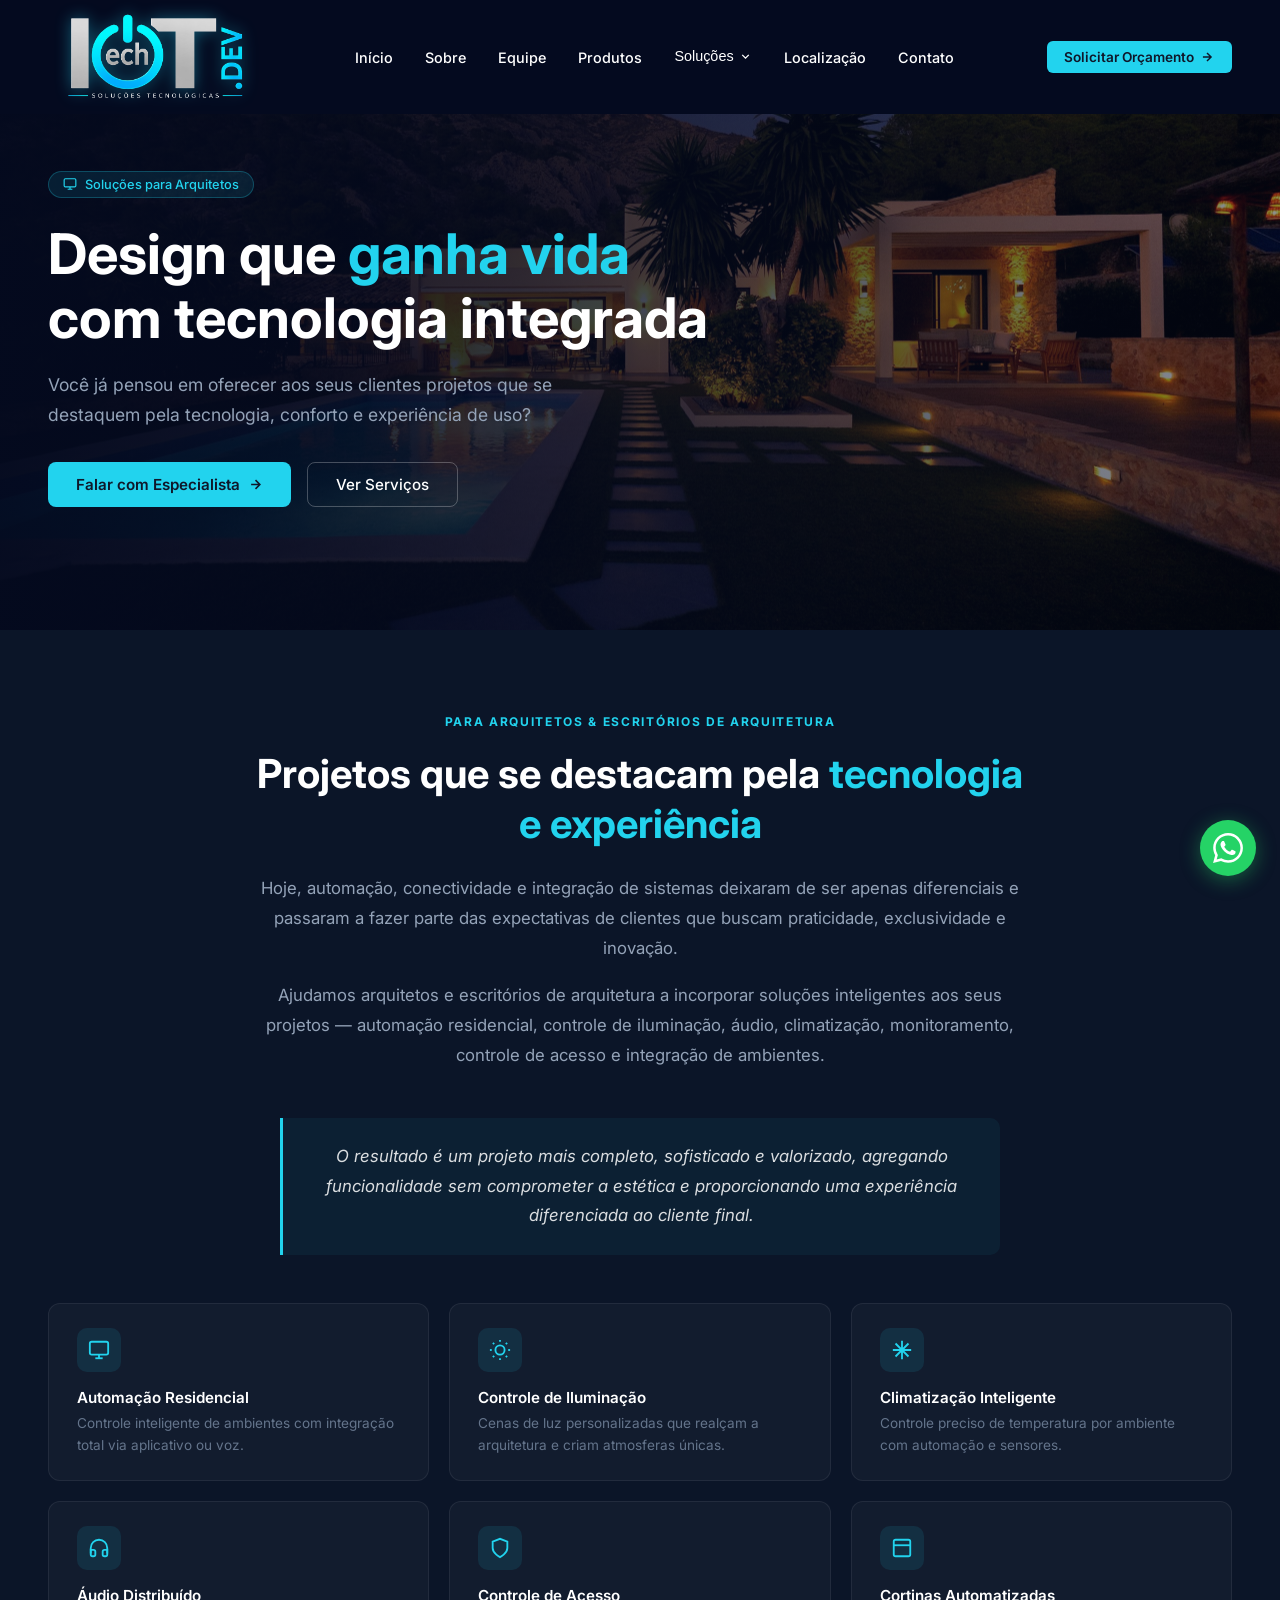
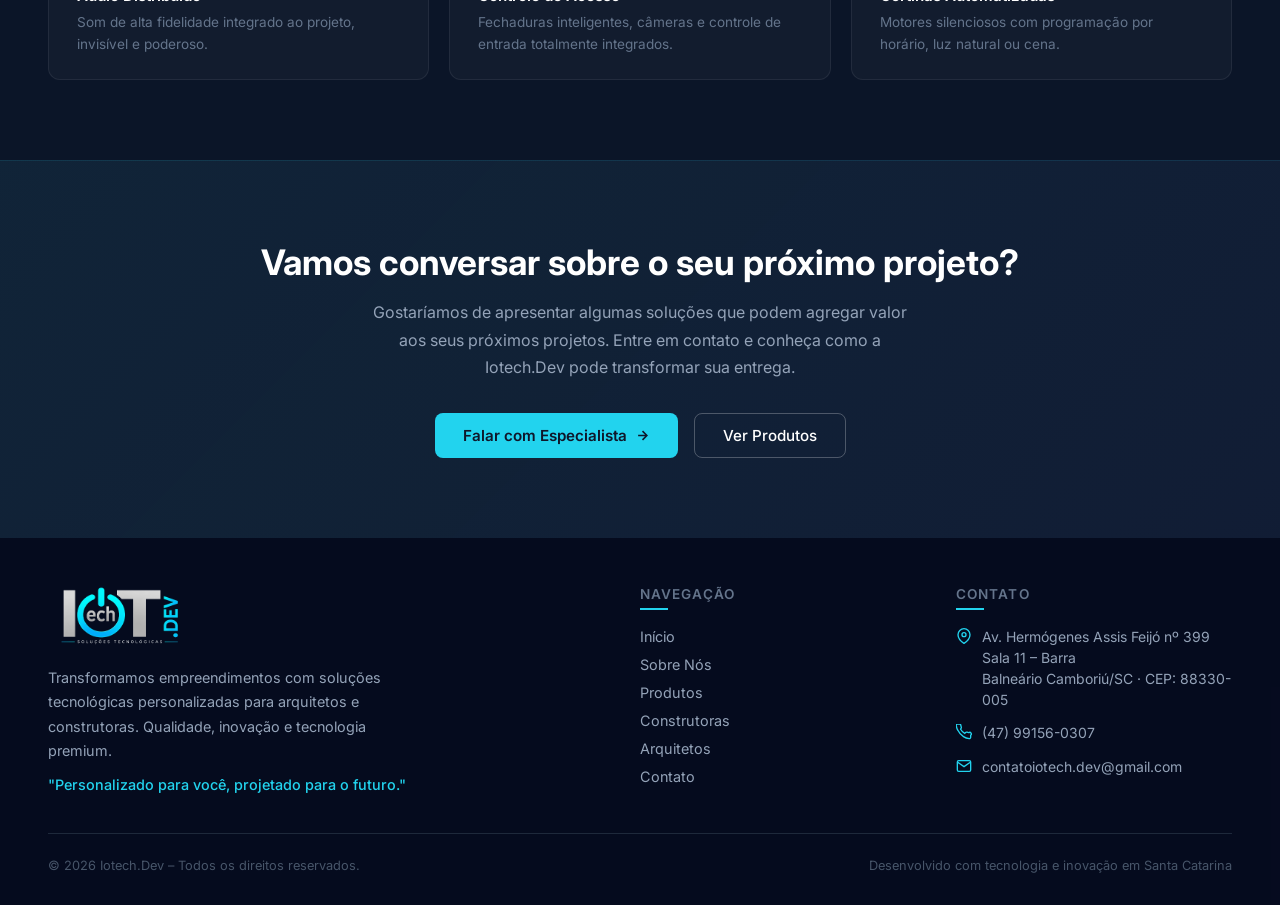
<file: arquitetos.html>
<!DOCTYPE html>
<html lang="pt-BR">
<head>
  <meta charset="UTF-8" />
  <link rel="icon" type="image/png" href="favicon.png" />
  <meta name="viewport" content="width=device-width, initial-scale=1.0" />
  <title>Arquitetos – Iotech.Dev</title>
  <meta name="description" content="Soluções tecnológicas Iotech.Dev para arquitetos. Automação, segurança eletrônica e integração tecnológica para empreendimentos residenciais e comerciais." />
  <link rel="preconnect" href="https://fonts.googleapis.com" />
  <link rel="preconnect" href="https://fonts.gstatic.com" crossorigin />
  <link href="https://fonts.googleapis.com/css2?family=Inter:wght@300;400;500;600;700&display=swap" rel="stylesheet" />
  <style>
    *, *::before, *::after { box-sizing: border-box; margin: 0; padding: 0; }
    :root { --cyan: #22d3ee; --cyan-dark: #0891b2; }
    html { scroll-behavior: smooth; }
    body { font-family: 'Inter', system-ui, sans-serif; color: #fff; background: #0f172a; overflow-x: hidden; -webkit-font-smoothing: antialiased; }
    .container { max-width: 1280px; margin: 0 auto; padding: 0 1.5rem; }
    @media (min-width: 1024px) { .container { padding: 0 3rem; } }

    /* NAVBAR */
    #navbar { position: fixed; top: 0; left: 0; right: 0; z-index: 100; background: #040a1f; padding: 0.75rem 0; transition: padding 0.3s, box-shadow 0.3s; }
    #navbar.scrolled { padding: 0.5rem 0; box-shadow: 0 4px 24px rgba(0,0,0,0.4); }
    .nav-inner { display: flex; justify-content: space-between; align-items: center; }
    .nav-logo img { height: 90px; width: auto; display: block; filter: drop-shadow(0 0 8px rgba(34,211,238,0.4)); }
    .nav-links { display: none; list-style: none; gap: 2rem; }
    @media (min-width: 1024px) { .nav-links { display: flex; align-items: center; } }
    .nav-links a { color: #fff; text-decoration: none; font-size: 0.9rem; font-weight: 500; position: relative; padding-bottom: 2px; transition: color 0.3s; }
    .nav-links a::after { content: ''; position: absolute; bottom: 0; left: 0; width: 0; height: 2px; background: var(--cyan); transition: width 0.3s; }
    .nav-links a:hover { color: var(--cyan); }
    .nav-links a:hover::after { width: 100%; }

    .nav-dropdown-wrap { position: relative; }
    .nav-dropdown-btn { display: flex; align-items: center; gap: 5px; color: #fff; font-size: 0.9rem; font-weight: 500; background: none; border: none; cursor: pointer; padding-bottom: 2px; transition: color 0.3s; }
    .nav-dropdown-btn:hover { color: var(--cyan); }
    .nav-dropdown-btn svg { transition: transform 0.25s; }
    .nav-dropdown-wrap.open .nav-dropdown-btn svg { transform: rotate(180deg); }
    .nav-dropdown { position: absolute; top: calc(100% + 14px); left: 50%; transform: translateX(-50%) translateY(-6px); background: #040a1f; border: 1px solid rgba(34,211,238,0.18); border-radius: 10px; min-width: 200px; padding: 8px 0; box-shadow: 0 12px 40px rgba(0,0,0,0.5); opacity: 0; pointer-events: none; transition: opacity 0.2s, transform 0.2s; z-index: 200; }
    .nav-dropdown-wrap.open .nav-dropdown { opacity: 1; pointer-events: auto; transform: translateX(-50%) translateY(0); }
    .nav-dropdown a { display: block; padding: 10px 20px; color: #cbd5e1; font-size: 0.875rem; text-decoration: none; transition: background 0.15s, color 0.15s; white-space: nowrap; }
    .nav-dropdown a:hover { background: rgba(34,211,238,0.08); color: var(--cyan); }
    .nav-dropdown a::after { display: none; }
    .nav-dropdown a.active { color: var(--cyan); }

    #menu-btn { display: flex; flex-direction: column; gap: 5px; background: none; border: none; cursor: pointer; padding: 6px; }
    @media (min-width: 1024px) { #menu-btn { display: none; } }
    #menu-btn span { display: block; width: 24px; height: 2px; background: #fff; border-radius: 2px; transition: transform 0.3s, opacity 0.3s; }

    .nav-cta { display: none; }
    @media (min-width: 1200px) { .nav-cta { display: flex; align-items: center; } }
    .nav-btn-primary { display: inline-flex; align-items: center; gap: 6px; background: var(--cyan); color: #0f172a; font-size: 0.85rem; font-weight: 600; padding: 0.5rem 1.1rem; border-radius: 6px; text-decoration: none; transition: background 0.2s, transform 0.2s; }
    .nav-btn-primary:hover { background: #67e8f9; transform: translateY(-1px); }

    /* OVERLAY / MOBILE MENU */
    #overlay { display: none; position: fixed; inset: 0; background: rgba(0,0,0,0.6); z-index: 90; }
    #overlay.open { display: block; }
    #mobile-menu { position: fixed; top: 0; right: -320px; width: 300px; height: 100vh; background: #0a1628; z-index: 95; display: flex; flex-direction: column; padding: 1.5rem; transition: right 0.3s; overflow-y: auto; }
    #mobile-menu.open { right: 0; }
    .mobile-menu-header { display: flex; justify-content: space-between; align-items: center; margin-bottom: 2rem; }
    .mobile-menu-header img { height: 50px; }
    #close-menu { background: none; border: none; color: #fff; font-size: 1.8rem; cursor: pointer; }
    .mobile-nav-links { list-style: none; flex: 1; }
    .mobile-nav-links li a { display: block; padding: 0.9rem 0.5rem; color: #e2e8f0; font-size: 1rem; text-decoration: none; border-bottom: 1px solid rgba(255,255,255,0.06); transition: background 0.15s, color 0.15s; }
    .mobile-nav-links li a:hover { background: rgba(255,255,255,0.08); color: var(--cyan); }
    .mobile-solutions-toggle { display: flex; align-items: center; justify-content: space-between; padding: 0.9rem 0.5rem; color: #e2e8f0; font-size: 1rem; cursor: pointer; border-bottom: 1px solid rgba(255,255,255,0.06); transition: color 0.15s; }
    .mobile-solutions-toggle:hover { color: var(--cyan); }
    .mobile-solutions-toggle svg { transition: transform 0.25s; }
    .mobile-solutions-sub { display: none; background: rgba(0,0,0,0.2); }
    .mobile-solutions-sub.open { display: block; }
    .mobile-solutions-sub a { display: block; padding: 0.75rem 1.5rem; color: #94a3b8; font-size: 0.9rem; text-decoration: none; transition: color 0.15s; }
    .mobile-solutions-sub a:hover { color: var(--cyan); }
    .mobile-solutions-sub a.active { color: var(--cyan); }
    .mobile-footer-note { font-size: 0.75rem; color: rgba(255,255,255,0.5); text-align: center; padding-top: 1rem; }

    /* HERO */
    .page-hero {
      position: relative;
      min-height: 70vh;
      display: flex;
      align-items: center;
      background-image: url('img/hero_bg.jpg');
      background-size: cover;
      background-position: center;
    }
    .page-hero::before {
      content: '';
      position: absolute; inset: 0;
      background: linear-gradient(to right, rgba(4,10,31,0.96) 0%, rgba(4,10,31,0.82) 40%, rgba(4,10,31,0.45) 100%);
      z-index: 1;
    }
    .page-hero-inner { position: relative; z-index: 2; width: 100%; padding: 7rem 0 4rem; }
    .page-hero-tag { display: inline-flex; align-items: center; gap: 8px; background: rgba(34,211,238,0.1); border: 1px solid rgba(34,211,238,0.25); border-radius: 20px; padding: 5px 14px; font-size: 0.8rem; color: var(--cyan); font-weight: 500; margin-bottom: 1.5rem; }
    .page-hero h1 { font-size: clamp(2rem, 5vw, 3.5rem); font-weight: 700; line-height: 1.15; margin-bottom: 1.25rem; max-width: 680px; }
    .page-hero h1 span { color: var(--cyan); }
    .page-hero p { font-size: 1.1rem; color: #94a3b8; max-width: 560px; line-height: 1.7; margin-bottom: 2rem; }
    .hero-actions { display: flex; gap: 1rem; flex-wrap: wrap; }
    .btn-primary { display: inline-flex; align-items: center; gap: 8px; background: var(--cyan); color: #0f172a; font-size: 0.95rem; font-weight: 600; padding: 0.75rem 1.75rem; border-radius: 8px; text-decoration: none; transition: background 0.2s, transform 0.2s; }
    .btn-primary:hover { background: #67e8f9; transform: translateY(-1px); }
    .btn-outline { display: inline-flex; align-items: center; gap: 8px; background: transparent; color: #fff; font-size: 0.95rem; font-weight: 500; padding: 0.75rem 1.75rem; border-radius: 8px; border: 1.5px solid rgba(255,255,255,0.25); text-decoration: none; transition: border-color 0.2s, color 0.2s; }
    .btn-outline:hover { border-color: var(--cyan); color: var(--cyan); }

    /* CONTENT SECTION */
    .content-section {
      padding: 5rem 0;
      position: relative;
      background: #0b1528;
    }
    .content-section + .content-section { border-top: 1px solid rgba(255,255,255,0.06); }
    .content-section.alt { background: #0d1a30; }
    .content-section .container { position: relative; z-index: 1; }

    /* Intro block */
    .intro-block { max-width: 780px; margin: 0 auto; text-align: center; }
    .intro-block .eyebrow { display: inline-block; font-size: 0.75rem; font-weight: 700; letter-spacing: 0.14em; text-transform: uppercase; color: var(--cyan); margin-bottom: 1.25rem; }
    .intro-block h2 { font-size: clamp(1.6rem, 3.5vw, 2.5rem); font-weight: 700; line-height: 1.25; margin-bottom: 1.5rem; }
    .intro-block h2 span { color: var(--cyan); }
    .intro-block p { font-size: 1.05rem; color: #94a3b8; line-height: 1.8; margin-bottom: 1rem; }
    .intro-block p:last-child { margin-bottom: 0; }

    /* highlight quote */
    .highlight-quote {
      margin: 3rem auto 0;
      max-width: 720px;
      background: rgba(34,211,238,0.06);
      border-left: 3px solid var(--cyan);
      border-radius: 0 10px 10px 0;
      padding: 1.5rem 2rem;
      font-size: 1.05rem;
      color: rgba(255,255,255,0.85);
      line-height: 1.75;
      font-style: italic;
    }

    /* Solutions grid */
    .solutions-grid {
      display: grid;
      gap: 1.25rem;
      margin-top: 3rem;
    }
    @media (min-width: 640px) { .solutions-grid { grid-template-columns: repeat(2, 1fr); } }
    @media (min-width: 1024px) { .solutions-grid { grid-template-columns: repeat(3, 1fr); } }
    .sol-card {
      background: rgba(255,255,255,0.03);
      border: 1px solid rgba(255,255,255,0.07);
      border-radius: 12px;
      padding: 1.5rem 1.75rem;
      transition: background 0.2s, border-color 0.2s, transform 0.2s;
    }
    .sol-card:hover { background: rgba(34,211,238,0.05); border-color: rgba(34,211,238,0.2); transform: translateY(-3px); }
    .sol-card-icon {
      width: 44px; height: 44px;
      background: rgba(34,211,238,0.1);
      border-radius: 10px;
      display: flex; align-items: center; justify-content: center;
      margin-bottom: 1rem;
      color: var(--cyan);
    }
    .sol-card h3 { font-size: 0.95rem; font-weight: 600; margin-bottom: 0.4rem; }
    .sol-card p { font-size: 0.85rem; color: #64748b; line-height: 1.6; }

    /* CTA section */
    .cta-section {
      padding: 5rem 0;
      position: relative;
      background: linear-gradient(135deg, rgba(34,211,238,0.07) 0%, rgba(59,130,246,0.05) 100%);
      border-top: 1px solid rgba(34,211,238,0.12);
      text-align: center;
    }
    .cta-section h2 { font-size: clamp(1.5rem, 3vw, 2.2rem); font-weight: 700; margin-bottom: 1rem; }
    .cta-section p { color: #94a3b8; font-size: 1rem; margin-bottom: 2rem; max-width: 560px; margin-left: auto; margin-right: auto; line-height: 1.7; }
    .cta-btns { display: flex; gap: 1rem; flex-wrap: wrap; justify-content: center; }
    .btn-primary { display: inline-flex; align-items: center; gap: 8px; background: var(--cyan); color: #0f172a; font-size: 0.95rem; font-weight: 600; padding: 0.75rem 1.75rem; border-radius: 8px; text-decoration: none; transition: background 0.2s, transform 0.2s; }
    .btn-primary:hover { background: #67e8f9; transform: translateY(-1px); }
    .btn-outline { display: inline-flex; align-items: center; gap: 8px; background: transparent; color: #fff; font-size: 0.95rem; font-weight: 500; padding: 0.75rem 1.75rem; border-radius: 8px; border: 1.5px solid rgba(255,255,255,0.25); text-decoration: none; transition: border-color 0.2s, color 0.2s; }
    .btn-outline:hover { border-color: var(--cyan); color: var(--cyan); }

    /* FOOTER */
    footer { position: relative; background-image: url('img/fundo.png'); background-size: cover; background-position: center; background-attachment: fixed; }
    footer::before { content: ''; position: absolute; inset: 0; background: rgba(5,10,30,0.92); z-index: 0; }
    footer .container { position: relative; z-index: 1; padding-top: 3rem; padding-bottom: 2rem; }
    .footer-grid { display: grid; gap: 2.5rem; margin-bottom: 2.5rem; }
    @media (min-width: 768px) { .footer-grid { grid-template-columns: 2fr 1fr 1fr; } }
    .footer-logo img { height: 60px; margin-bottom: 1rem; }
    .footer-desc { color: #94a3b8; font-size: 0.9rem; line-height: 1.7; margin-bottom: 0.75rem; max-width: 22rem; }
    .footer-tagline { color: var(--cyan); font-weight: 500; font-size: 0.9rem; }
    .footer-col-title { font-size: 0.85rem; font-weight: 600; text-transform: uppercase; letter-spacing: 0.08em; color: #64748b; margin-bottom: 1rem; position: relative; padding-bottom: 0.5rem; }
    .footer-col-title::after { content: ''; position: absolute; bottom: 0; left: 0; width: 28px; height: 2px; background: var(--cyan); }
    .footer-nav { list-style: none; display: flex; flex-direction: column; gap: 0.5rem; }
    .footer-nav li a { color: #94a3b8; text-decoration: none; font-size: 0.9rem; transition: color 0.2s; }
    .footer-nav li a:hover { color: var(--cyan); }
    .footer-contact { display: flex; flex-direction: column; gap: 0.75rem; }
    .footer-contact-item { display: flex; align-items: flex-start; gap: 0.6rem; }
    .footer-ci-icon { color: var(--cyan); margin-top: 2px; flex-shrink: 0; }
    .footer-contact-item p, .footer-contact-item a { color: #94a3b8; font-size: 0.875rem; text-decoration: none; line-height: 1.5; transition: color 0.2s; }
    .footer-contact-item a:hover { color: var(--cyan); }
    hr.footer-hr { border: none; border-top: 1px solid #1e293b; margin-bottom: 1.5rem; }
    .footer-bottom { display: flex; flex-direction: column; gap: 0.5rem; text-align: center; color: #475569; font-size: 0.8rem; }
    @media (min-width: 768px) { .footer-bottom { flex-direction: row; justify-content: space-between; text-align: left; } }

    /* WA BTN */
    #wa-btn { position: fixed; bottom: 1.5rem; right: 1.5rem; z-index: 99; background: #25d366; color: #fff; border: none; border-radius: 50%; width: 56px; height: 56px; display: flex; align-items: center; justify-content: center; cursor: pointer; box-shadow: 0 4px 20px rgba(37,211,102,0.4); transition: transform 0.2s; }
    #wa-btn:hover { transform: scale(1.1); }
  </style>
</head>
<body>

<header id="navbar">
  <div class="container">
    <div class="nav-inner">
      <a href="index.html" class="nav-logo">
        <img src="img/logo.png" alt="Iotech.Dev" />
      </a>
      <ul class="nav-links">
        <li><a href="index.html">Início</a></li>
        <li><a href="index.html#sobre">Sobre</a></li>
        <li><a href="index.html#equipe">Equipe</a></li>
        <li><a href="produtos.html">Produtos</a></li>
        <li class="nav-dropdown-wrap" id="nav-solucoes">
          <button class="nav-dropdown-btn" onclick="toggleDropdown()" aria-haspopup="true">
            Soluções
            <svg width="13" height="13" viewBox="0 0 24 24" fill="none" stroke="currentColor" stroke-width="2.5"><path d="M6 9l6 6 6-6"/></svg>
          </button>
          <div class="nav-dropdown" role="menu">
            <a href="construtoras.html">Construtoras</a>
            <a href="arquitetos.html" class="active">Arquitetos</a>
          </div>
        </li>
        <li><a href="index.html#localizacao">Localização</a></li>
        <li><a href="index.html#contato">Contato</a></li>
      </ul>
      <div class="nav-cta">
        <a href="index.html#contato" class="nav-btn-primary">
          Solicitar Orçamento
          <svg width="14" height="14" fill="none" stroke="currentColor" stroke-width="2.5" viewBox="0 0 24 24"><path d="M5 12h14M12 5l7 7-7 7"/></svg>
        </a>
      </div>
      <button id="menu-btn" aria-label="Abrir menu" onclick="toggleMenu()">
        <span></span><span></span><span></span>
      </button>
    </div>
  </div>
</header>

<div id="overlay" onclick="toggleMenu()"></div>
<nav id="mobile-menu">
  <div class="mobile-menu-header">
    <img src="img/logo.png" alt="Iotech.Dev" />
    <button id="close-menu" onclick="toggleMenu()" aria-label="Fechar menu">&times;</button>
  </div>
  <ul class="mobile-nav-links">
    <li><a href="index.html" onclick="toggleMenu()">Início</a></li>
    <li><a href="index.html#sobre" onclick="toggleMenu()">Sobre</a></li>
    <li><a href="index.html#equipe" onclick="toggleMenu()">Equipe</a></li>
    <li><a href="produtos.html" onclick="toggleMenu()">Produtos</a></li>
    <li>
      <div class="mobile-solutions-toggle" onclick="toggleMobileSolutions(this)">
        Soluções
        <svg width="14" height="14" viewBox="0 0 24 24" fill="none" stroke="currentColor" stroke-width="2.5"><path d="M6 9l6 6 6-6"/></svg>
      </div>
      <div class="mobile-solutions-sub">
        <a href="construtoras.html" onclick="toggleMenu()">Construtoras</a>
        <a href="arquitetos.html" class="active" onclick="toggleMenu()">Arquitetos</a>
      </div>
    </li>
    <li><a href="index.html#localizacao" onclick="toggleMenu()">Localização</a></li>
    <li><a href="index.html#contato" onclick="toggleMenu()">Contato</a></li>
  </ul>
  <p class="mobile-footer-note">© 2025 Iotech.Dev – Todos os direitos reservados</p>
</nav>

<!-- HERO -->
<section class="page-hero">
  <div class="page-hero-inner">
    <div class="container">
      <div class="page-hero-tag">
        <svg width="14" height="14" fill="none" stroke="currentColor" stroke-width="2" viewBox="0 0 24 24"><rect x="2" y="3" width="20" height="14" rx="2"/><path d="M8 21h8M12 17v4"/></svg>
        Soluções para Arquitetos
      </div>
      <h1>Design que <span>ganha vida</span> com tecnologia integrada</h1>
      <p>Você já pensou em oferecer aos seus clientes projetos que se destaquem pela tecnologia, conforto e experiência de uso?</p>
      <div class="hero-actions">
        <a href="index.html#contato" class="btn-primary">
          Falar com Especialista
          <svg width="15" height="15" fill="none" stroke="currentColor" stroke-width="2.5" viewBox="0 0 24 24"><path d="M5 12h14M12 5l7 7-7 7"/></svg>
        </a>
        <a href="index.html#servicos" class="btn-outline">Ver Serviços</a>
      </div>
    </div>
  </div>
</section>

<!-- CONTEÚDO PRINCIPAL -->
<section class="content-section">
  <div class="container">
    <div class="intro-block">
      <span class="eyebrow">Para Arquitetos &amp; Escritórios de Arquitetura</span>
      <h2>Projetos que se destacam pela <span>tecnologia e experiência</span></h2>
      <p>Hoje, automação, conectividade e integração de sistemas deixaram de ser apenas diferenciais e passaram a fazer parte das expectativas de clientes que buscam praticidade, exclusividade e inovação.</p>
      <p>Ajudamos arquitetos e escritórios de arquitetura a incorporar soluções inteligentes aos seus projetos — automação residencial, controle de iluminação, áudio, climatização, monitoramento, controle de acesso e integração de ambientes.</p>
      <div class="highlight-quote">
        O resultado é um projeto mais completo, sofisticado e valorizado, agregando funcionalidade sem comprometer a estética e proporcionando uma experiência diferenciada ao cliente final.
      </div>
    </div>

    <div class="solutions-grid">
      <div class="sol-card">
        <div class="sol-card-icon">
          <svg width="22" height="22" fill="none" stroke="currentColor" stroke-width="2" viewBox="0 0 24 24"><rect x="2" y="3" width="20" height="14" rx="2"/><line x1="8" y1="21" x2="16" y2="21"/><line x1="12" y1="17" x2="12" y2="21"/></svg>
        </div>
        <h3>Automação Residencial</h3>
        <p>Controle inteligente de ambientes com integração total via aplicativo ou voz.</p>
      </div>
      <div class="sol-card">
        <div class="sol-card-icon">
          <svg width="22" height="22" fill="none" stroke="currentColor" stroke-width="2" viewBox="0 0 24 24"><circle cx="12" cy="12" r="5"/><line x1="12" y1="1" x2="12" y2="3"/><line x1="12" y1="21" x2="12" y2="23"/><line x1="4.22" y1="4.22" x2="5.64" y2="5.64"/><line x1="18.36" y1="18.36" x2="19.78" y2="19.78"/><line x1="1" y1="12" x2="3" y2="12"/><line x1="21" y1="12" x2="23" y2="12"/><line x1="4.22" y1="19.78" x2="5.64" y2="18.36"/><line x1="18.36" y1="5.64" x2="19.78" y2="4.22"/></svg>
        </div>
        <h3>Controle de Iluminação</h3>
        <p>Cenas de luz personalizadas que realçam a arquitetura e criam atmosferas únicas.</p>
      </div>
      <div class="sol-card">
        <div class="sol-card-icon">
          <svg width="22" height="22" fill="none" stroke="currentColor" stroke-width="2" viewBox="0 0 24 24"><path d="M12 2v20M4.93 4.93l14.14 14.14M2 12h20M4.93 19.07L19.07 4.93"/></svg>
        </div>
        <h3>Climatização Inteligente</h3>
        <p>Controle preciso de temperatura por ambiente com automação e sensores.</p>
      </div>
      <div class="sol-card">
        <div class="sol-card-icon">
          <svg width="22" height="22" fill="none" stroke="currentColor" stroke-width="2" viewBox="0 0 24 24"><path d="M3 18v-6a9 9 0 0 1 18 0v6"/><path d="M21 19a2 2 0 0 1-2 2h-1a2 2 0 0 1-2-2v-3a2 2 0 0 1 2-2h3zM3 19a2 2 0 0 0 2 2h1a2 2 0 0 0 2-2v-3a2 2 0 0 0-2-2H3z"/></svg>
        </div>
        <h3>Áudio Distribuído</h3>
        <p>Som de alta fidelidade integrado ao projeto, invisível e poderoso.</p>
      </div>
      <div class="sol-card">
        <div class="sol-card-icon">
          <svg width="22" height="22" fill="none" stroke="currentColor" stroke-width="2" viewBox="0 0 24 24"><path d="M12 22s8-4 8-10V5l-8-3-8 3v7c0 6 8 10 8 10z"/></svg>
        </div>
        <h3>Controle de Acesso</h3>
        <p>Fechaduras inteligentes, câmeras e controle de entrada totalmente integrados.</p>
      </div>
      <div class="sol-card">
        <div class="sol-card-icon">
          <svg width="22" height="22" fill="none" stroke="currentColor" stroke-width="2" viewBox="0 0 24 24"><rect x="3" y="3" width="18" height="18" rx="2"/><line x1="3" y1="9" x2="21" y2="9"/></svg>
        </div>
        <h3>Cortinas Automatizadas</h3>
        <p>Motores silenciosos com programação por horário, luz natural ou cena.</p>
      </div>
    </div>
  </div>
</section>

<!-- CTA -->
<section class="cta-section">
  <div class="container">
    <h2>Vamos conversar sobre o seu próximo projeto?</h2>
    <p>Gostaríamos de apresentar algumas soluções que podem agregar valor aos seus próximos projetos. Entre em contato e conheça como a Iotech.Dev pode transformar sua entrega.</p>
    <div class="cta-btns">
      <a href="index.html#contato" class="btn-primary">
        Falar com Especialista
        <svg width="15" height="15" fill="none" stroke="currentColor" stroke-width="2.5" viewBox="0 0 24 24"><path d="M5 12h14M12 5l7 7-7 7"/></svg>
      </a>
      <a href="produtos.html" class="btn-outline">Ver Produtos</a>
    </div>
  </div>
</section>

<!-- FOOTER -->
<footer>
  <div class="container">
    <div class="footer-grid">
      <div>
        <div class="footer-logo"><img src="img/logo.png" alt="Iotech.Dev" /></div>
        <p class="footer-desc">Transformamos empreendimentos com soluções tecnológicas personalizadas para arquitetos e construtoras. Qualidade, inovação e tecnologia premium.</p>
        <p class="footer-tagline">"Personalizado para você, projetado para o futuro."</p>
      </div>
      <div>
        <h3 class="footer-col-title">Navegação</h3>
        <ul class="footer-nav">
          <li><a href="index.html">Início</a></li>
          <li><a href="index.html#sobre">Sobre Nós</a></li>
          <li><a href="produtos.html">Produtos</a></li>
          <li><a href="construtoras.html">Construtoras</a></li>
          <li><a href="arquitetos.html" class="active">Arquitetos</a></li>
          <li><a href="index.html#contato">Contato</a></li>
        </ul>
      </div>
      <div>
        <h3 class="footer-col-title">Contato</h3>
        <div class="footer-contact">
          <div class="footer-contact-item">
            <div class="footer-ci-icon"><svg width="16" height="16" fill="none" stroke="currentColor" stroke-width="2" viewBox="0 0 24 24"><path d="M21 10c0 7-9 13-9 13s-9-6-9-13a9 9 0 0 1 18 0z"/><circle cx="12" cy="10" r="3"/></svg></div>
            <p>Av. Hermógenes Assis Feijó nº 399<br>Sala 11 – Barra<br>Balneário Camboriú/SC · CEP: 88330-005</p>
          </div>
          <div class="footer-contact-item">
            <div class="footer-ci-icon"><svg width="16" height="16" fill="none" stroke="currentColor" stroke-width="2" viewBox="0 0 24 24"><path d="M22 16.92v3a2 2 0 01-2.18 2 19.79 19.79 0 01-8.63-3.07A19.5 19.5 0 013.07 9.9 19.79 19.79 0 01.22 1.31 2 2 0 012.2 0h3a2 2 0 012 1.72 12.84 12.84 0 00.7 2.81 2 2 0 01-.45 2.11L6.91 7.91a16 16 0 006.16 6.16l1.27-1.27a2 2 0 012.11-.45 12.84 12.84 0 002.81.7A2 2 0 0122 16.92z"/></svg></div>
            <a href="https://wa.me/5547991560307?text=Ol%C3%A1!%20Gostaria%20de%20mais%20informa%C3%A7%C3%B5es%20sobre%20os%20servi%C3%A7os%20da%20Iotech.Dev." target="_blank" rel="noopener noreferrer">(47) 99156-0307</a>
          </div>
          <div class="footer-contact-item">
            <div class="footer-ci-icon"><svg width="16" height="16" fill="none" stroke="currentColor" stroke-width="2" viewBox="0 0 24 24"><path d="M4 4h16c1.1 0 2 .9 2 2v12c0 1.1-.9 2-2 2H4c-1.1 0-2-.9-2-2V6c0-1.1.9-2 2-2z"/><polyline points="22,6 12,13 2,6"/></svg></div>
            <a href="mailto:contatoiotech.dev@gmail.com">contatoiotech.dev@gmail.com</a>
          </div>
        </div>
      </div>
    </div>
    <hr class="footer-hr" />
    <div class="footer-bottom">
      <p>© <span id="year"></span> Iotech.Dev – Todos os direitos reservados.</p>
      <p>Desenvolvido com tecnologia e inovação em Santa Catarina</p>
    </div>
  </div>
</footer>

<button id="wa-btn" onclick="window.open('https://wa.me/5547991560307?text=Ol%C3%A1!%20Gostaria%20de%20mais%20informa%C3%A7%C3%B5es%20sobre%20os%20servi%C3%A7os%20da%20Iotech.Dev.','_blank')" aria-label="WhatsApp">
  <svg width="30" height="30" fill="currentColor" viewBox="0 0 24 24"><path d="M17.472 14.382c-.297-.149-1.758-.867-2.03-.967-.273-.099-.471-.148-.67.15-.197.297-.767.966-.94 1.164-.173.199-.347.223-.644.075-.297-.15-1.255-.463-2.39-1.475-.883-.788-1.48-1.761-1.653-2.059-.173-.297-.018-.458.13-.606.134-.133.298-.347.446-.52.149-.174.198-.298.298-.497.099-.198.05-.371-.025-.52-.075-.149-.669-1.612-.916-2.207-.242-.579-.487-.5-.669-.51-.173-.008-.371-.01-.57-.01-.198 0-.52.074-.792.372-.272.297-1.04 1.016-1.04 2.479 0 1.462 1.065 2.875 1.213 3.074.149.198 2.096 3.2 5.077 4.487.709.306 1.262.489 1.694.625.712.227 1.36.195 1.871.118.571-.085 1.758-.719 2.006-1.413.248-.694.248-1.289.173-1.413-.074-.124-.272-.198-.57-.347m-5.421 7.403h-.004a9.87 9.87 0 01-5.031-1.378l-.361-.214-3.741.982.998-3.648-.235-.374a9.86 9.86 0 01-1.51-5.26c.001-5.45 4.436-9.884 9.888-9.884 2.64 0 5.122 1.03 6.988 2.898a9.825 9.825 0 012.893 6.994c-.003 5.45-4.437 9.884-9.885 9.884m8.413-18.297A11.815 11.815 0 0012.05 0C5.495 0 .16 5.335.157 11.892c0 2.096.547 4.142 1.588 5.945L.057 24l6.305-1.654a11.882 11.882 0 005.683 1.448h.005c6.554 0 11.89-5.335 11.893-11.893A11.821 11.821 0 0020.465 3.63"/></svg>
</button>

<script>
  document.getElementById('year').textContent = new Date().getFullYear();

  window.addEventListener('scroll', () => {
    document.getElementById('navbar').classList.toggle('scrolled', window.scrollY > 50);
  });

  function toggleMenu() {
    const menu = document.getElementById('mobile-menu');
    const overlay = document.getElementById('overlay');
    const btn = document.getElementById('menu-btn');
    const isOpen = menu.classList.contains('open');
    menu.classList.toggle('open', !isOpen);
    overlay.classList.toggle('open', !isOpen);
    btn.classList.toggle('open', !isOpen);
    document.body.style.overflow = isOpen ? '' : 'hidden';
  }

  function toggleDropdown() {
    document.getElementById('nav-solucoes').classList.toggle('open');
  }

  function toggleMobileSolutions(el) {
    const sub = el.nextElementSibling;
    const svg = el.querySelector('svg');
    sub.classList.toggle('open');
    svg.style.transform = sub.classList.contains('open') ? 'rotate(180deg)' : '';
  }

  document.addEventListener('click', e => {
    const wrap = document.getElementById('nav-solucoes');
    if (wrap && !wrap.contains(e.target)) wrap.classList.remove('open');
  });
</script>
</body>
</html>
</file>
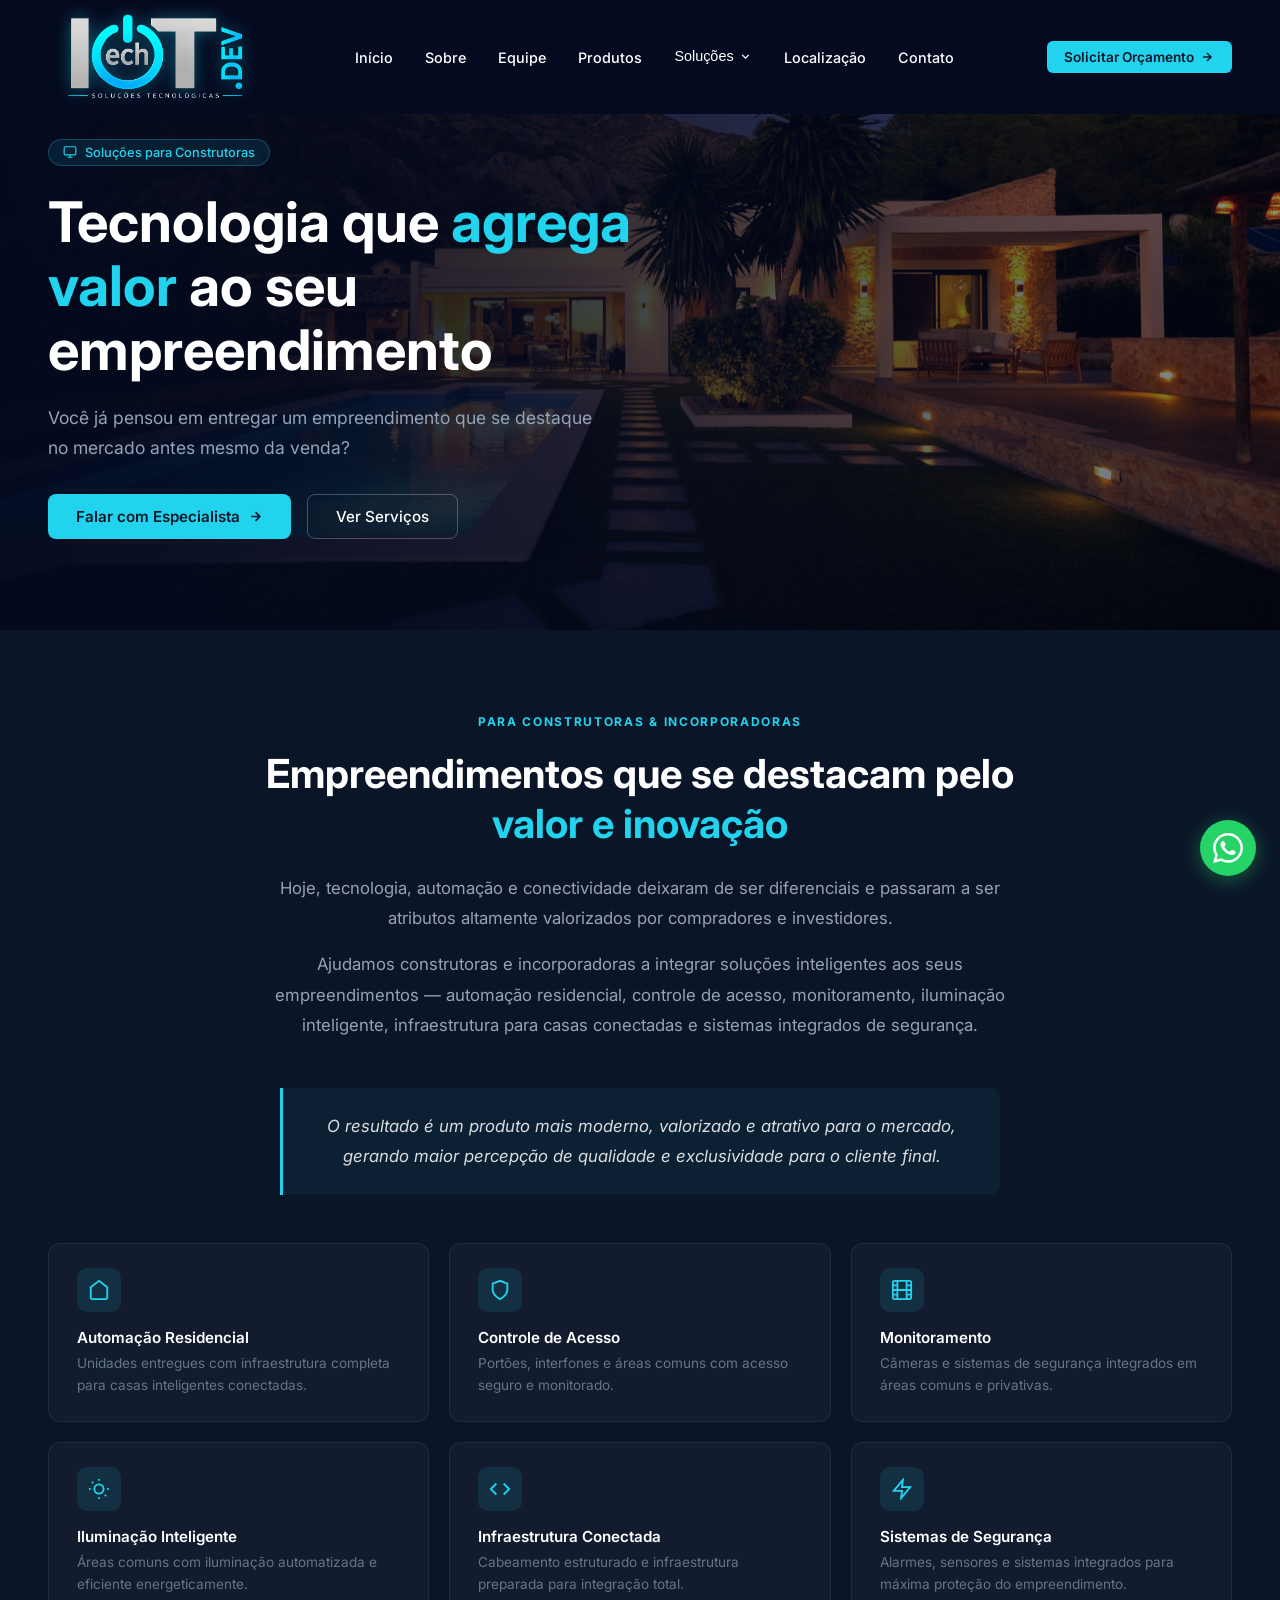
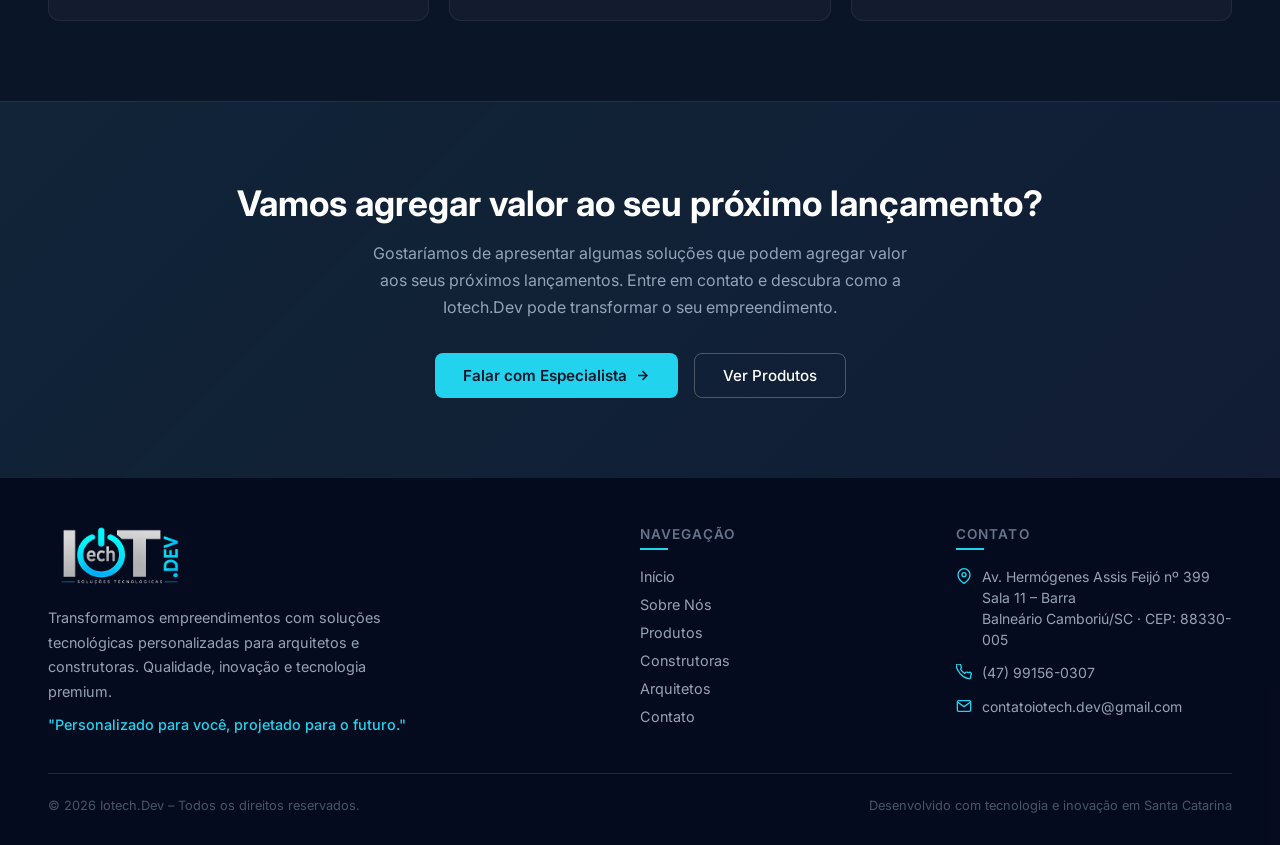
<file: construtoras.html>
<!DOCTYPE html>
<html lang="pt-BR">
<head>
  <meta charset="UTF-8" />
  <link rel="icon" type="image/png" href="favicon.png" />
  <meta name="viewport" content="width=device-width, initial-scale=1.0" />
  <title>Construtoras – Iotech.Dev</title>
  <meta name="description" content="Soluções tecnológicas Iotech.Dev para construtoras. Automação, segurança eletrônica e integração tecnológica para empreendimentos residenciais e comerciais." />
  <link rel="preconnect" href="https://fonts.googleapis.com" />
  <link rel="preconnect" href="https://fonts.gstatic.com" crossorigin />
  <link href="https://fonts.googleapis.com/css2?family=Inter:wght@300;400;500;600;700&display=swap" rel="stylesheet" />
  <style>
    *, *::before, *::after { box-sizing: border-box; margin: 0; padding: 0; }
    :root { --cyan: #22d3ee; --cyan-dark: #0891b2; }
    html { scroll-behavior: smooth; }
    body { font-family: 'Inter', system-ui, sans-serif; color: #fff; background: #0f172a; overflow-x: hidden; -webkit-font-smoothing: antialiased; }
    .container { max-width: 1280px; margin: 0 auto; padding: 0 1.5rem; }
    @media (min-width: 1024px) { .container { padding: 0 3rem; } }

    /* NAVBAR */
    #navbar { position: fixed; top: 0; left: 0; right: 0; z-index: 100; background: #040a1f; padding: 0.75rem 0; transition: padding 0.3s, box-shadow 0.3s; }
    #navbar.scrolled { padding: 0.5rem 0; box-shadow: 0 4px 24px rgba(0,0,0,0.4); }
    .nav-inner { display: flex; justify-content: space-between; align-items: center; }
    .nav-logo img { height: 90px; width: auto; display: block; filter: drop-shadow(0 0 8px rgba(34,211,238,0.4)); }
    .nav-links { display: none; list-style: none; gap: 2rem; }
    @media (min-width: 1024px) { .nav-links { display: flex; align-items: center; } }
    .nav-links a { color: #fff; text-decoration: none; font-size: 0.9rem; font-weight: 500; position: relative; padding-bottom: 2px; transition: color 0.3s; }
    .nav-links a::after { content: ''; position: absolute; bottom: 0; left: 0; width: 0; height: 2px; background: var(--cyan); transition: width 0.3s; }
    .nav-links a:hover { color: var(--cyan); }
    .nav-links a:hover::after { width: 100%; }

    .nav-dropdown-wrap { position: relative; }
    .nav-dropdown-btn { display: flex; align-items: center; gap: 5px; color: #fff; font-size: 0.9rem; font-weight: 500; background: none; border: none; cursor: pointer; padding-bottom: 2px; transition: color 0.3s; }
    .nav-dropdown-btn:hover { color: var(--cyan); }
    .nav-dropdown-btn svg { transition: transform 0.25s; }
    .nav-dropdown-wrap.open .nav-dropdown-btn svg { transform: rotate(180deg); }
    .nav-dropdown { position: absolute; top: calc(100% + 14px); left: 50%; transform: translateX(-50%) translateY(-6px); background: #040a1f; border: 1px solid rgba(34,211,238,0.18); border-radius: 10px; min-width: 200px; padding: 8px 0; box-shadow: 0 12px 40px rgba(0,0,0,0.5); opacity: 0; pointer-events: none; transition: opacity 0.2s, transform 0.2s; z-index: 200; }
    .nav-dropdown-wrap.open .nav-dropdown { opacity: 1; pointer-events: auto; transform: translateX(-50%) translateY(0); }
    .nav-dropdown a { display: block; padding: 10px 20px; color: #cbd5e1; font-size: 0.875rem; text-decoration: none; transition: background 0.15s, color 0.15s; white-space: nowrap; }
    .nav-dropdown a:hover { background: rgba(34,211,238,0.08); color: var(--cyan); }
    .nav-dropdown a::after { display: none; }
    .nav-dropdown a.active { color: var(--cyan); }

    #menu-btn { display: flex; flex-direction: column; gap: 5px; background: none; border: none; cursor: pointer; padding: 6px; }
    @media (min-width: 1024px) { #menu-btn { display: none; } }
    #menu-btn span { display: block; width: 24px; height: 2px; background: #fff; border-radius: 2px; transition: transform 0.3s, opacity 0.3s; }

    .nav-cta { display: none; }
    @media (min-width: 1200px) { .nav-cta { display: flex; align-items: center; } }
    .nav-btn-primary { display: inline-flex; align-items: center; gap: 6px; background: var(--cyan); color: #0f172a; font-size: 0.85rem; font-weight: 600; padding: 0.5rem 1.1rem; border-radius: 6px; text-decoration: none; transition: background 0.2s, transform 0.2s; }
    .nav-btn-primary:hover { background: #67e8f9; transform: translateY(-1px); }

    /* OVERLAY / MOBILE MENU */
    #overlay { display: none; position: fixed; inset: 0; background: rgba(0,0,0,0.6); z-index: 90; }
    #overlay.open { display: block; }
    #mobile-menu { position: fixed; top: 0; right: -320px; width: 300px; height: 100vh; background: #0a1628; z-index: 95; display: flex; flex-direction: column; padding: 1.5rem; transition: right 0.3s; overflow-y: auto; }
    #mobile-menu.open { right: 0; }
    .mobile-menu-header { display: flex; justify-content: space-between; align-items: center; margin-bottom: 2rem; }
    .mobile-menu-header img { height: 50px; }
    #close-menu { background: none; border: none; color: #fff; font-size: 1.8rem; cursor: pointer; }
    .mobile-nav-links { list-style: none; flex: 1; }
    .mobile-nav-links li a { display: block; padding: 0.9rem 0.5rem; color: #e2e8f0; font-size: 1rem; text-decoration: none; border-bottom: 1px solid rgba(255,255,255,0.06); transition: background 0.15s, color 0.15s; }
    .mobile-nav-links li a:hover { background: rgba(255,255,255,0.08); color: var(--cyan); }
    .mobile-solutions-toggle { display: flex; align-items: center; justify-content: space-between; padding: 0.9rem 0.5rem; color: #e2e8f0; font-size: 1rem; cursor: pointer; border-bottom: 1px solid rgba(255,255,255,0.06); transition: color 0.15s; }
    .mobile-solutions-toggle:hover { color: var(--cyan); }
    .mobile-solutions-toggle svg { transition: transform 0.25s; }
    .mobile-solutions-sub { display: none; background: rgba(0,0,0,0.2); }
    .mobile-solutions-sub.open { display: block; }
    .mobile-solutions-sub a { display: block; padding: 0.75rem 1.5rem; color: #94a3b8; font-size: 0.9rem; text-decoration: none; transition: color 0.15s; }
    .mobile-solutions-sub a:hover { color: var(--cyan); }
    .mobile-solutions-sub a.active { color: var(--cyan); }
    .mobile-footer-note { font-size: 0.75rem; color: rgba(255,255,255,0.5); text-align: center; padding-top: 1rem; }

    /* HERO */
    .page-hero {
      position: relative;
      min-height: 70vh;
      display: flex;
      align-items: center;
      background-image: url('img/hero_bg.jpg');
      background-size: cover;
      background-position: center;
    }
    .page-hero::before {
      content: '';
      position: absolute; inset: 0;
      background: linear-gradient(to right, rgba(4,10,31,0.96) 0%, rgba(4,10,31,0.82) 40%, rgba(4,10,31,0.45) 100%);
      z-index: 1;
    }
    .page-hero-inner { position: relative; z-index: 2; width: 100%; padding: 7rem 0 4rem; }
    .page-hero-tag { display: inline-flex; align-items: center; gap: 8px; background: rgba(34,211,238,0.1); border: 1px solid rgba(34,211,238,0.25); border-radius: 20px; padding: 5px 14px; font-size: 0.8rem; color: var(--cyan); font-weight: 500; margin-bottom: 1.5rem; }
    .page-hero h1 { font-size: clamp(2rem, 5vw, 3.5rem); font-weight: 700; line-height: 1.15; margin-bottom: 1.25rem; max-width: 680px; }
    .page-hero h1 span { color: var(--cyan); }
    .page-hero p { font-size: 1.1rem; color: #94a3b8; max-width: 560px; line-height: 1.7; margin-bottom: 2rem; }
    .hero-actions { display: flex; gap: 1rem; flex-wrap: wrap; }
    .btn-primary { display: inline-flex; align-items: center; gap: 8px; background: var(--cyan); color: #0f172a; font-size: 0.95rem; font-weight: 600; padding: 0.75rem 1.75rem; border-radius: 8px; text-decoration: none; transition: background 0.2s, transform 0.2s; }
    .btn-primary:hover { background: #67e8f9; transform: translateY(-1px); }
    .btn-outline { display: inline-flex; align-items: center; gap: 8px; background: transparent; color: #fff; font-size: 0.95rem; font-weight: 500; padding: 0.75rem 1.75rem; border-radius: 8px; border: 1.5px solid rgba(255,255,255,0.25); text-decoration: none; transition: border-color 0.2s, color 0.2s; }
    .btn-outline:hover { border-color: var(--cyan); color: var(--cyan); }

    /* CONTENT SECTION */
    .content-section {
      padding: 5rem 0;
      position: relative;
      background: #0b1528;
    }
    .content-section + .content-section { border-top: 1px solid rgba(255,255,255,0.06); }
    .content-section.alt { background: #0d1a30; }
    .content-section .container { position: relative; z-index: 1; }

    /* Intro block */
    .intro-block { max-width: 780px; margin: 0 auto; text-align: center; }
    .intro-block .eyebrow { display: inline-block; font-size: 0.75rem; font-weight: 700; letter-spacing: 0.14em; text-transform: uppercase; color: var(--cyan); margin-bottom: 1.25rem; }
    .intro-block h2 { font-size: clamp(1.6rem, 3.5vw, 2.5rem); font-weight: 700; line-height: 1.25; margin-bottom: 1.5rem; }
    .intro-block h2 span { color: var(--cyan); }
    .intro-block p { font-size: 1.05rem; color: #94a3b8; line-height: 1.8; margin-bottom: 1rem; }
    .intro-block p:last-child { margin-bottom: 0; }

    /* highlight quote */
    .highlight-quote {
      margin: 3rem auto 0;
      max-width: 720px;
      background: rgba(34,211,238,0.06);
      border-left: 3px solid var(--cyan);
      border-radius: 0 10px 10px 0;
      padding: 1.5rem 2rem;
      font-size: 1.05rem;
      color: rgba(255,255,255,0.85);
      line-height: 1.75;
      font-style: italic;
    }

    /* Solutions grid */
    .solutions-grid {
      display: grid;
      gap: 1.25rem;
      margin-top: 3rem;
    }
    @media (min-width: 640px) { .solutions-grid { grid-template-columns: repeat(2, 1fr); } }
    @media (min-width: 1024px) { .solutions-grid { grid-template-columns: repeat(3, 1fr); } }
    .sol-card {
      background: rgba(255,255,255,0.03);
      border: 1px solid rgba(255,255,255,0.07);
      border-radius: 12px;
      padding: 1.5rem 1.75rem;
      transition: background 0.2s, border-color 0.2s, transform 0.2s;
    }
    .sol-card:hover { background: rgba(34,211,238,0.05); border-color: rgba(34,211,238,0.2); transform: translateY(-3px); }
    .sol-card-icon {
      width: 44px; height: 44px;
      background: rgba(34,211,238,0.1);
      border-radius: 10px;
      display: flex; align-items: center; justify-content: center;
      margin-bottom: 1rem;
      color: var(--cyan);
    }
    .sol-card h3 { font-size: 0.95rem; font-weight: 600; margin-bottom: 0.4rem; }
    .sol-card p { font-size: 0.85rem; color: #64748b; line-height: 1.6; }

    /* CTA section */
    .cta-section {
      padding: 5rem 0;
      position: relative;
      background: linear-gradient(135deg, rgba(34,211,238,0.07) 0%, rgba(59,130,246,0.05) 100%);
      border-top: 1px solid rgba(34,211,238,0.12);
      text-align: center;
    }
    .cta-section h2 { font-size: clamp(1.5rem, 3vw, 2.2rem); font-weight: 700; margin-bottom: 1rem; }
    .cta-section p { color: #94a3b8; font-size: 1rem; margin-bottom: 2rem; max-width: 560px; margin-left: auto; margin-right: auto; line-height: 1.7; }
    .cta-btns { display: flex; gap: 1rem; flex-wrap: wrap; justify-content: center; }
    .btn-primary { display: inline-flex; align-items: center; gap: 8px; background: var(--cyan); color: #0f172a; font-size: 0.95rem; font-weight: 600; padding: 0.75rem 1.75rem; border-radius: 8px; text-decoration: none; transition: background 0.2s, transform 0.2s; }
    .btn-primary:hover { background: #67e8f9; transform: translateY(-1px); }
    .btn-outline { display: inline-flex; align-items: center; gap: 8px; background: transparent; color: #fff; font-size: 0.95rem; font-weight: 500; padding: 0.75rem 1.75rem; border-radius: 8px; border: 1.5px solid rgba(255,255,255,0.25); text-decoration: none; transition: border-color 0.2s, color 0.2s; }
    .btn-outline:hover { border-color: var(--cyan); color: var(--cyan); }

    /* FOOTER */
    footer { position: relative; background-image: url('img/fundo.png'); background-size: cover; background-position: center; background-attachment: fixed; }
    footer::before { content: ''; position: absolute; inset: 0; background: rgba(5,10,30,0.92); z-index: 0; }
    footer .container { position: relative; z-index: 1; padding-top: 3rem; padding-bottom: 2rem; }
    .footer-grid { display: grid; gap: 2.5rem; margin-bottom: 2.5rem; }
    @media (min-width: 768px) { .footer-grid { grid-template-columns: 2fr 1fr 1fr; } }
    .footer-logo img { height: 60px; margin-bottom: 1rem; }
    .footer-desc { color: #94a3b8; font-size: 0.9rem; line-height: 1.7; margin-bottom: 0.75rem; max-width: 22rem; }
    .footer-tagline { color: var(--cyan); font-weight: 500; font-size: 0.9rem; }
    .footer-col-title { font-size: 0.85rem; font-weight: 600; text-transform: uppercase; letter-spacing: 0.08em; color: #64748b; margin-bottom: 1rem; position: relative; padding-bottom: 0.5rem; }
    .footer-col-title::after { content: ''; position: absolute; bottom: 0; left: 0; width: 28px; height: 2px; background: var(--cyan); }
    .footer-nav { list-style: none; display: flex; flex-direction: column; gap: 0.5rem; }
    .footer-nav li a { color: #94a3b8; text-decoration: none; font-size: 0.9rem; transition: color 0.2s; }
    .footer-nav li a:hover { color: var(--cyan); }
    .footer-contact { display: flex; flex-direction: column; gap: 0.75rem; }
    .footer-contact-item { display: flex; align-items: flex-start; gap: 0.6rem; }
    .footer-ci-icon { color: var(--cyan); margin-top: 2px; flex-shrink: 0; }
    .footer-contact-item p, .footer-contact-item a { color: #94a3b8; font-size: 0.875rem; text-decoration: none; line-height: 1.5; transition: color 0.2s; }
    .footer-contact-item a:hover { color: var(--cyan); }
    hr.footer-hr { border: none; border-top: 1px solid #1e293b; margin-bottom: 1.5rem; }
    .footer-bottom { display: flex; flex-direction: column; gap: 0.5rem; text-align: center; color: #475569; font-size: 0.8rem; }
    @media (min-width: 768px) { .footer-bottom { flex-direction: row; justify-content: space-between; text-align: left; } }

    /* WA BTN */
    #wa-btn { position: fixed; bottom: 1.5rem; right: 1.5rem; z-index: 99; background: #25d366; color: #fff; border: none; border-radius: 50%; width: 56px; height: 56px; display: flex; align-items: center; justify-content: center; cursor: pointer; box-shadow: 0 4px 20px rgba(37,211,102,0.4); transition: transform 0.2s; }
    #wa-btn:hover { transform: scale(1.1); }
  </style>
</head>
<body>

<header id="navbar">
  <div class="container">
    <div class="nav-inner">
      <a href="index.html" class="nav-logo">
        <img src="img/logo.png" alt="Iotech.Dev" />
      </a>
      <ul class="nav-links">
        <li><a href="index.html">Início</a></li>
        <li><a href="index.html#sobre">Sobre</a></li>
        <li><a href="index.html#equipe">Equipe</a></li>
        <li><a href="produtos.html">Produtos</a></li>
        <li class="nav-dropdown-wrap" id="nav-solucoes">
          <button class="nav-dropdown-btn" onclick="toggleDropdown()" aria-haspopup="true">
            Soluções
            <svg width="13" height="13" viewBox="0 0 24 24" fill="none" stroke="currentColor" stroke-width="2.5"><path d="M6 9l6 6 6-6"/></svg>
          </button>
          <div class="nav-dropdown" role="menu">
            <a href="construtoras.html" class="active">Construtoras</a>
            <a href="arquitetos.html">Arquitetos</a>
          </div>
        </li>
        <li><a href="index.html#localizacao">Localização</a></li>
        <li><a href="index.html#contato">Contato</a></li>
      </ul>
      <div class="nav-cta">
        <a href="index.html#contato" class="nav-btn-primary">
          Solicitar Orçamento
          <svg width="14" height="14" fill="none" stroke="currentColor" stroke-width="2.5" viewBox="0 0 24 24"><path d="M5 12h14M12 5l7 7-7 7"/></svg>
        </a>
      </div>
      <button id="menu-btn" aria-label="Abrir menu" onclick="toggleMenu()">
        <span></span><span></span><span></span>
      </button>
    </div>
  </div>
</header>

<div id="overlay" onclick="toggleMenu()"></div>
<nav id="mobile-menu">
  <div class="mobile-menu-header">
    <img src="img/logo.png" alt="Iotech.Dev" />
    <button id="close-menu" onclick="toggleMenu()" aria-label="Fechar menu">&times;</button>
  </div>
  <ul class="mobile-nav-links">
    <li><a href="index.html" onclick="toggleMenu()">Início</a></li>
    <li><a href="index.html#sobre" onclick="toggleMenu()">Sobre</a></li>
    <li><a href="index.html#equipe" onclick="toggleMenu()">Equipe</a></li>
    <li><a href="produtos.html" onclick="toggleMenu()">Produtos</a></li>
    <li>
      <div class="mobile-solutions-toggle" onclick="toggleMobileSolutions(this)">
        Soluções
        <svg width="14" height="14" viewBox="0 0 24 24" fill="none" stroke="currentColor" stroke-width="2.5"><path d="M6 9l6 6 6-6"/></svg>
      </div>
      <div class="mobile-solutions-sub">
        <a href="construtoras.html" class="active" onclick="toggleMenu()">Construtoras</a>
        <a href="arquitetos.html" onclick="toggleMenu()">Arquitetos</a>
      </div>
    </li>
    <li><a href="index.html#localizacao" onclick="toggleMenu()">Localização</a></li>
    <li><a href="index.html#contato" onclick="toggleMenu()">Contato</a></li>
  </ul>
  <p class="mobile-footer-note">© 2025 Iotech.Dev – Todos os direitos reservados</p>
</nav>

<!-- HERO -->
<section class="page-hero">
  <div class="page-hero-inner">
    <div class="container">
      <div class="page-hero-tag">
        <svg width="14" height="14" fill="none" stroke="currentColor" stroke-width="2" viewBox="0 0 24 24"><rect x="2" y="3" width="20" height="14" rx="2"/><path d="M8 21h8M12 17v4"/></svg>
        Soluções para Construtoras
      </div>
      <h1>Tecnologia que <span>agrega valor</span> ao seu empreendimento</h1>
      <p>Você já pensou em entregar um empreendimento que se destaque no mercado antes mesmo da venda?</p>
      <div class="hero-actions">
        <a href="index.html#contato" class="btn-primary">
          Falar com Especialista
          <svg width="15" height="15" fill="none" stroke="currentColor" stroke-width="2.5" viewBox="0 0 24 24"><path d="M5 12h14M12 5l7 7-7 7"/></svg>
        </a>
        <a href="index.html#servicos" class="btn-outline">Ver Serviços</a>
      </div>
    </div>
  </div>
</section>

<!-- CONTEÚDO PRINCIPAL -->
<section class="content-section">
  <div class="container">
    <div class="intro-block">
      <span class="eyebrow">Para Construtoras &amp; Incorporadoras</span>
      <h2>Empreendimentos que se destacam pelo <span>valor e inovação</span></h2>
      <p>Hoje, tecnologia, automação e conectividade deixaram de ser diferenciais e passaram a ser atributos altamente valorizados por compradores e investidores.</p>
      <p>Ajudamos construtoras e incorporadoras a integrar soluções inteligentes aos seus empreendimentos — automação residencial, controle de acesso, monitoramento, iluminação inteligente, infraestrutura para casas conectadas e sistemas integrados de segurança.</p>
      <div class="highlight-quote">
        O resultado é um produto mais moderno, valorizado e atrativo para o mercado, gerando maior percepção de qualidade e exclusividade para o cliente final.
      </div>
    </div>

    <div class="solutions-grid">
      <div class="sol-card">
        <div class="sol-card-icon">
          <svg width="22" height="22" fill="none" stroke="currentColor" stroke-width="2" viewBox="0 0 24 24"><path d="M3 9l9-7 9 7v11a2 2 0 01-2 2H5a2 2 0 01-2-2z"/></svg>
        </div>
        <h3>Automação Residencial</h3>
        <p>Unidades entregues com infraestrutura completa para casas inteligentes conectadas.</p>
      </div>
      <div class="sol-card">
        <div class="sol-card-icon">
          <svg width="22" height="22" fill="none" stroke="currentColor" stroke-width="2" viewBox="0 0 24 24"><path d="M12 22s8-4 8-10V5l-8-3-8 3v7c0 6 8 10 8 10z"/></svg>
        </div>
        <h3>Controle de Acesso</h3>
        <p>Portões, interfones e áreas comuns com acesso seguro e monitorado.</p>
      </div>
      <div class="sol-card">
        <div class="sol-card-icon">
          <svg width="22" height="22" fill="none" stroke="currentColor" stroke-width="2" viewBox="0 0 24 24"><rect x="2" y="2" width="20" height="20" rx="2"/><path d="M7 2v20M17 2v20M2 12h20M2 7h5M17 7h5M2 17h5M17 17h5"/></svg>
        </div>
        <h3>Monitoramento</h3>
        <p>Câmeras e sistemas de segurança integrados em áreas comuns e privativas.</p>
      </div>
      <div class="sol-card">
        <div class="sol-card-icon">
          <svg width="22" height="22" fill="none" stroke="currentColor" stroke-width="2" viewBox="0 0 24 24"><circle cx="12" cy="12" r="5"/><line x1="12" y1="1" x2="12" y2="3"/><line x1="12" y1="21" x2="12" y2="23"/><line x1="4.22" y1="4.22" x2="5.64" y2="5.64"/><line x1="18.36" y1="18.36" x2="19.78" y2="19.78"/><line x1="1" y1="12" x2="3" y2="12"/><line x1="21" y1="12" x2="23" y2="12"/></svg>
        </div>
        <h3>Iluminação Inteligente</h3>
        <p>Áreas comuns com iluminação automatizada e eficiente energeticamente.</p>
      </div>
      <div class="sol-card">
        <div class="sol-card-icon">
          <svg width="22" height="22" fill="none" stroke="currentColor" stroke-width="2" viewBox="0 0 24 24"><polyline points="16 18 22 12 16 6"/><polyline points="8 6 2 12 8 18"/></svg>
        </div>
        <h3>Infraestrutura Conectada</h3>
        <p>Cabeamento estruturado e infraestrutura preparada para integração total.</p>
      </div>
      <div class="sol-card">
        <div class="sol-card-icon">
          <svg width="22" height="22" fill="none" stroke="currentColor" stroke-width="2" viewBox="0 0 24 24"><polygon points="13 2 3 14 12 14 11 22 21 10 12 10 13 2"/></svg>
        </div>
        <h3>Sistemas de Segurança</h3>
        <p>Alarmes, sensores e sistemas integrados para máxima proteção do empreendimento.</p>
      </div>
    </div>
  </div>
</section>

<!-- CTA -->
<section class="cta-section">
  <div class="container">
    <h2>Vamos agregar valor ao seu próximo lançamento?</h2>
    <p>Gostaríamos de apresentar algumas soluções que podem agregar valor aos seus próximos lançamentos. Entre em contato e descubra como a Iotech.Dev pode transformar o seu empreendimento.</p>
    <div class="cta-btns">
      <a href="index.html#contato" class="btn-primary">
        Falar com Especialista
        <svg width="15" height="15" fill="none" stroke="currentColor" stroke-width="2.5" viewBox="0 0 24 24"><path d="M5 12h14M12 5l7 7-7 7"/></svg>
      </a>
      <a href="produtos.html" class="btn-outline">Ver Produtos</a>
    </div>
  </div>
</section>

<!-- FOOTER -->
<footer>
  <div class="container">
    <div class="footer-grid">
      <div>
        <div class="footer-logo"><img src="img/logo.png" alt="Iotech.Dev" /></div>
        <p class="footer-desc">Transformamos empreendimentos com soluções tecnológicas personalizadas para arquitetos e construtoras. Qualidade, inovação e tecnologia premium.</p>
        <p class="footer-tagline">"Personalizado para você, projetado para o futuro."</p>
      </div>
      <div>
        <h3 class="footer-col-title">Navegação</h3>
        <ul class="footer-nav">
          <li><a href="index.html">Início</a></li>
          <li><a href="index.html#sobre">Sobre Nós</a></li>
          <li><a href="produtos.html">Produtos</a></li>
          <li><a href="construtoras.html">Construtoras</a></li>
          <li><a href="arquitetos.html">Arquitetos</a></li>
          <li><a href="index.html#contato">Contato</a></li>
        </ul>
      </div>
      <div>
        <h3 class="footer-col-title">Contato</h3>
        <div class="footer-contact">
          <div class="footer-contact-item">
            <div class="footer-ci-icon"><svg width="16" height="16" fill="none" stroke="currentColor" stroke-width="2" viewBox="0 0 24 24"><path d="M21 10c0 7-9 13-9 13s-9-6-9-13a9 9 0 0 1 18 0z"/><circle cx="12" cy="10" r="3"/></svg></div>
            <p>Av. Hermógenes Assis Feijó nº 399<br>Sala 11 – Barra<br>Balneário Camboriú/SC · CEP: 88330-005</p>
          </div>
          <div class="footer-contact-item">
            <div class="footer-ci-icon"><svg width="16" height="16" fill="none" stroke="currentColor" stroke-width="2" viewBox="0 0 24 24"><path d="M22 16.92v3a2 2 0 01-2.18 2 19.79 19.79 0 01-8.63-3.07A19.5 19.5 0 013.07 9.9 19.79 19.79 0 01.22 1.31 2 2 0 012.2 0h3a2 2 0 012 1.72 12.84 12.84 0 00.7 2.81 2 2 0 01-.45 2.11L6.91 7.91a16 16 0 006.16 6.16l1.27-1.27a2 2 0 012.11-.45 12.84 12.84 0 002.81.7A2 2 0 0122 16.92z"/></svg></div>
            <a href="https://wa.me/5547991560307?text=Ol%C3%A1!%20Gostaria%20de%20mais%20informa%C3%A7%C3%B5es%20sobre%20os%20servi%C3%A7os%20da%20Iotech.Dev." target="_blank" rel="noopener noreferrer">(47) 99156-0307</a>
          </div>
          <div class="footer-contact-item">
            <div class="footer-ci-icon"><svg width="16" height="16" fill="none" stroke="currentColor" stroke-width="2" viewBox="0 0 24 24"><path d="M4 4h16c1.1 0 2 .9 2 2v12c0 1.1-.9 2-2 2H4c-1.1 0-2-.9-2-2V6c0-1.1.9-2 2-2z"/><polyline points="22,6 12,13 2,6"/></svg></div>
            <a href="mailto:contatoiotech.dev@gmail.com">contatoiotech.dev@gmail.com</a>
          </div>
        </div>
      </div>
    </div>
    <hr class="footer-hr" />
    <div class="footer-bottom">
      <p>© <span id="year"></span> Iotech.Dev – Todos os direitos reservados.</p>
      <p>Desenvolvido com tecnologia e inovação em Santa Catarina</p>
    </div>
  </div>
</footer>

<button id="wa-btn" onclick="window.open('https://wa.me/5547991560307?text=Ol%C3%A1!%20Gostaria%20de%20mais%20informa%C3%A7%C3%B5es%20sobre%20os%20servi%C3%A7os%20da%20Iotech.Dev.','_blank')" aria-label="WhatsApp">
  <svg width="30" height="30" fill="currentColor" viewBox="0 0 24 24"><path d="M17.472 14.382c-.297-.149-1.758-.867-2.03-.967-.273-.099-.471-.148-.67.15-.197.297-.767.966-.94 1.164-.173.199-.347.223-.644.075-.297-.15-1.255-.463-2.39-1.475-.883-.788-1.48-1.761-1.653-2.059-.173-.297-.018-.458.13-.606.134-.133.298-.347.446-.52.149-.174.198-.298.298-.497.099-.198.05-.371-.025-.52-.075-.149-.669-1.612-.916-2.207-.242-.579-.487-.5-.669-.51-.173-.008-.371-.01-.57-.01-.198 0-.52.074-.792.372-.272.297-1.04 1.016-1.04 2.479 0 1.462 1.065 2.875 1.213 3.074.149.198 2.096 3.2 5.077 4.487.709.306 1.262.489 1.694.625.712.227 1.36.195 1.871.118.571-.085 1.758-.719 2.006-1.413.248-.694.248-1.289.173-1.413-.074-.124-.272-.198-.57-.347m-5.421 7.403h-.004a9.87 9.87 0 01-5.031-1.378l-.361-.214-3.741.982.998-3.648-.235-.374a9.86 9.86 0 01-1.51-5.26c.001-5.45 4.436-9.884 9.888-9.884 2.64 0 5.122 1.03 6.988 2.898a9.825 9.825 0 012.893 6.994c-.003 5.45-4.437 9.884-9.885 9.884m8.413-18.297A11.815 11.815 0 0012.05 0C5.495 0 .16 5.335.157 11.892c0 2.096.547 4.142 1.588 5.945L.057 24l6.305-1.654a11.882 11.882 0 005.683 1.448h.005c6.554 0 11.89-5.335 11.893-11.893A11.821 11.821 0 0020.465 3.63"/></svg>
</button>

<script>
  document.getElementById('year').textContent = new Date().getFullYear();

  window.addEventListener('scroll', () => {
    document.getElementById('navbar').classList.toggle('scrolled', window.scrollY > 50);
  });

  function toggleMenu() {
    const menu = document.getElementById('mobile-menu');
    const overlay = document.getElementById('overlay');
    const btn = document.getElementById('menu-btn');
    const isOpen = menu.classList.contains('open');
    menu.classList.toggle('open', !isOpen);
    overlay.classList.toggle('open', !isOpen);
    btn.classList.toggle('open', !isOpen);
    document.body.style.overflow = isOpen ? '' : 'hidden';
  }

  function toggleDropdown() {
    document.getElementById('nav-solucoes').classList.toggle('open');
  }

  function toggleMobileSolutions(el) {
    const sub = el.nextElementSibling;
    const svg = el.querySelector('svg');
    sub.classList.toggle('open');
    svg.style.transform = sub.classList.contains('open') ? 'rotate(180deg)' : '';
  }

  document.addEventListener('click', e => {
    const wrap = document.getElementById('nav-solucoes');
    if (wrap && !wrap.contains(e.target)) wrap.classList.remove('open');
  });
</script>
</body>
</html>
</file>
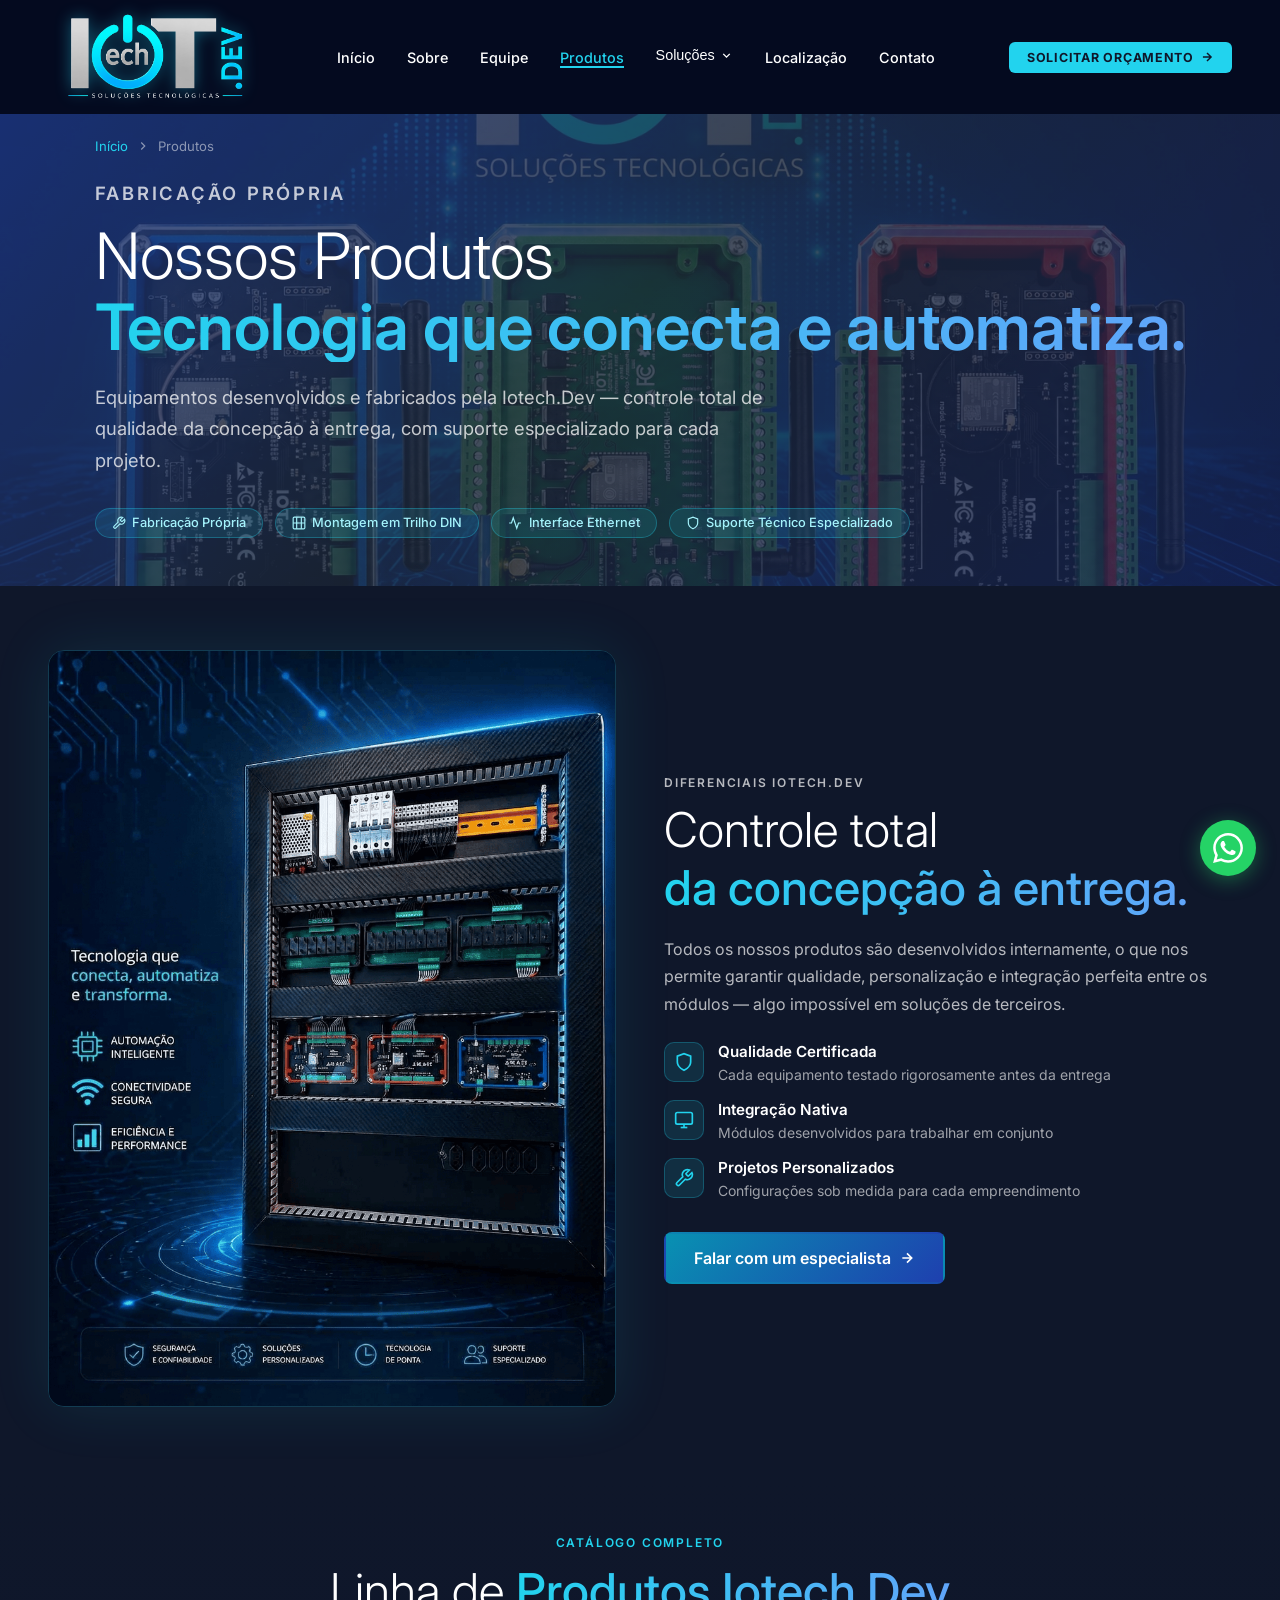
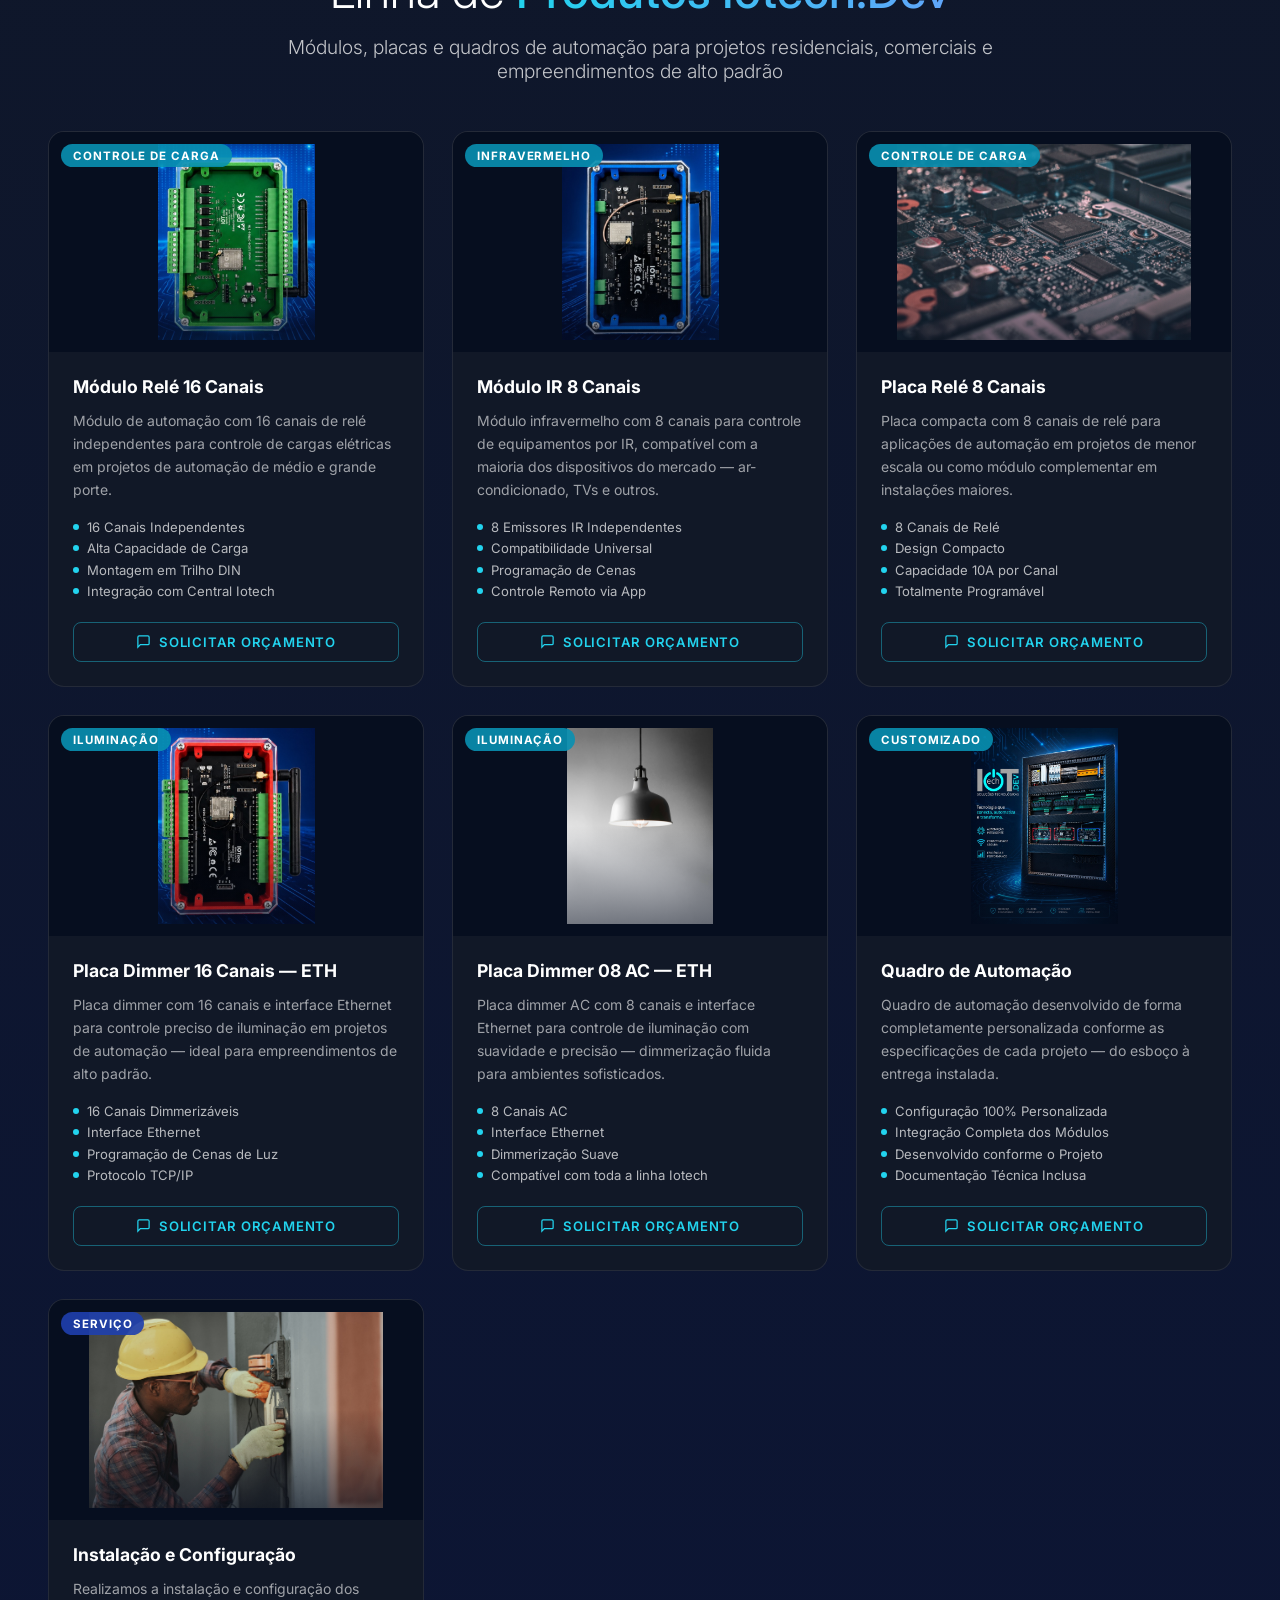
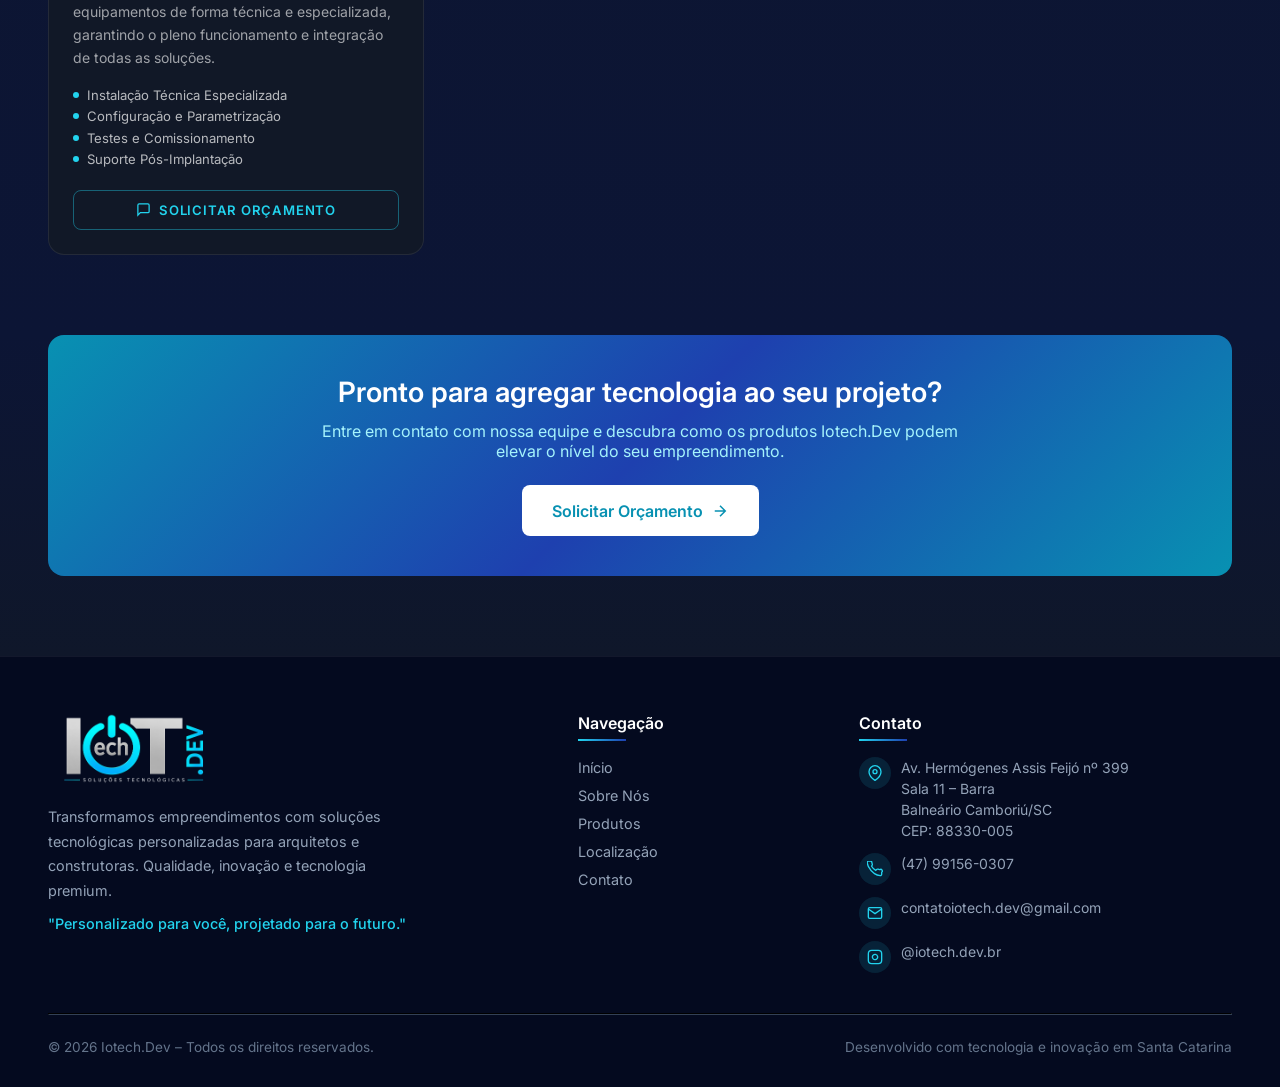
<file: produtos.html>
<!DOCTYPE html>
<html lang="pt-BR">
<head>
  <meta charset="UTF-8" />
  <link rel="icon" type="image/png" href="favicon.png" />
  <meta name="viewport" content="width=device-width, initial-scale=1.0" />
  <title>Produtos — Iotech.Dev | Equipamentos de Automação</title>
  <meta name="description" content="Conheça os produtos de fabricação própria da Iotech.Dev: módulos relé, placas dimmer, módulos IR e quadros de automação para projetos de alta performance." />
  <meta property="og:title" content="Produtos — Iotech.Dev" />
  <meta property="og:description" content="Equipamentos de automação de fabricação própria para arquitetos e construtoras." />
  <meta property="og:type" content="website" />
  <link rel="preconnect" href="https://fonts.googleapis.com" />
  <link rel="preconnect" href="https://fonts.gstatic.com" crossorigin />
  <link href="https://fonts.googleapis.com/css2?family=Inter:wght@300;400;500;600;700&display=swap" rel="stylesheet" />

  <style>
    *, *::before, *::after { box-sizing: border-box; margin: 0; padding: 0; }

    :root {
      --cyan: #22d3ee;
      --cyan-dark: #0891b2;
      --blue: #1e40af;
      --blue-dark: #1e3a8a;
    }

    html { scroll-behavior: smooth; scroll-padding-top: 80px; }

    body {
      font-family: 'Inter', system-ui, -apple-system, sans-serif;
      font-size: 16px;
      color: #fff;
      background: #0f172a;
      overflow-x: hidden;
      -webkit-font-smoothing: antialiased;
    }

    .container {
      max-width: 1280px;
      margin: 0 auto;
      padding: 0 1.5rem;
    }
    @media (min-width: 1024px) { .container { padding: 0 3rem; } }

    /* ── NAVBAR ── */
    #navbar {
      position: fixed;
      top: 0; left: 0; right: 0;
      z-index: 100;
      background: #040a1f;
      padding: 0.75rem 0;
      transition: padding 0.3s, box-shadow 0.3s;
    }
    #navbar.scrolled { padding: 0.5rem 0; box-shadow: 0 4px 24px rgba(0,0,0,0.4); }

    .nav-inner { display: flex; justify-content: space-between; align-items: center; }
    .nav-logo img { height: 90px; width: auto; display: block; filter: drop-shadow(0 0 8px rgba(34,211,238,0.4)); }

    .nav-links { display: none; list-style: none; gap: 2rem; }
    @media (min-width: 1024px) { .nav-links { display: flex; } }

    .nav-links a {
      color: #fff;
      text-decoration: none;
      font-size: 0.9rem;
      font-weight: 500;
      position: relative;
      padding-bottom: 2px;
      transition: color 0.3s;
    }
    .nav-links a::after {
      content: '';
      position: absolute;
      bottom: 0; left: 0;
      width: 0; height: 2px;
      background: var(--cyan);
      transition: width 0.3s;
    }
    .nav-links a:hover,
    .nav-links a.active { color: var(--cyan); }
    .nav-links a:hover::after,
    .nav-links a.active::after { width: 100%; }

    .nav-dropdown-wrap { position: relative; }
    .nav-dropdown-btn {
      display: flex; align-items: center; gap: 5px;
      color: #fff; font-size: 0.9rem; font-weight: 500;
      background: none; border: none; cursor: pointer;
      padding-bottom: 2px; transition: color 0.3s;
    }
    .nav-dropdown-btn:hover { color: var(--cyan); }
    .nav-dropdown-btn svg { transition: transform 0.25s; }
    .nav-dropdown-wrap.open .nav-dropdown-btn svg { transform: rotate(180deg); }
    .nav-dropdown {
      position: absolute; top: calc(100% + 14px); left: 50%;
      transform: translateX(-50%);
      background: #040a1f;
      border: 1px solid rgba(34,211,238,0.18);
      border-radius: 10px;
      min-width: 200px;
      padding: 8px 0;
      box-shadow: 0 12px 40px rgba(0,0,0,0.5);
      opacity: 0; pointer-events: none;
      transform: translateX(-50%) translateY(-6px);
      transition: opacity 0.2s, transform 0.2s;
      z-index: 200;
    }
    .nav-dropdown-wrap.open .nav-dropdown {
      opacity: 1; pointer-events: auto;
      transform: translateX(-50%) translateY(0);
    }
    .nav-dropdown a {
      display: block; padding: 10px 20px;
      color: #cbd5e1; font-size: 0.875rem; font-weight: 400;
      text-decoration: none; transition: background 0.15s, color 0.15s;
      white-space: nowrap;
    }
    .nav-dropdown a:hover { background: rgba(34,211,238,0.08); color: var(--cyan); }
    .nav-dropdown a::after { display: none; }

    .mobile-solutions-toggle {
      display: flex; align-items: center; justify-content: space-between;
      padding: 0.9rem 1.5rem; color: #e2e8f0; font-size: 1rem;
      cursor: pointer; transition: background 0.15s, color 0.15s;
    }
    .mobile-solutions-toggle:hover { background: rgba(255,255,255,0.06); color: var(--cyan); }
    .mobile-solutions-toggle svg { transition: transform 0.25s; }
    .mobile-solutions-sub { display: none; background: rgba(0,0,0,0.25); }
    .mobile-solutions-sub.open { display: block; }
    .mobile-solutions-sub a {
      display: block; padding: 0.75rem 2.5rem;
      color: #94a3b8; font-size: 0.9rem; text-decoration: none;
      transition: background 0.15s, color 0.15s;
    }
    .mobile-solutions-sub a:hover { background: rgba(255,255,255,0.06); color: var(--cyan); }

    #menu-btn {
      display: flex; flex-direction: column; gap: 5px;
      background: none; border: none; cursor: pointer; padding: 6px;
    }
    @media (min-width: 1024px) { #menu-btn { display: none; } }
    #menu-btn span {
      display: block; width: 24px; height: 2px;
      background: #fff; border-radius: 2px;
      transition: transform 0.3s, opacity 0.3s;
    }
    #menu-btn.open span:nth-child(1) { transform: translateY(7px) rotate(45deg); }
    #menu-btn.open span:nth-child(2) { opacity: 0; }
    #menu-btn.open span:nth-child(3) { transform: translateY(-7px) rotate(-45deg); }

    #mobile-menu {
      position: fixed; top: 0; right: 0; bottom: 0;
      width: 85%; max-width: 320px;
      background: linear-gradient(135deg, #1e3a8a, #1e293b);
      z-index: 200; padding: 1.5rem;
      border-left: 3px solid var(--cyan);
      flex-direction: column;
      transform: translateX(100%); transition: transform 0.3s; display: flex;
    }
    #mobile-menu.open { transform: translateX(0); }
    #overlay { display: none; position: fixed; inset: 0; background: rgba(0,0,0,0.5); z-index: 150; }
    #overlay.open { display: block; }

    .mobile-menu-header {
      display: flex; justify-content: space-between; align-items: center;
      padding-bottom: 1rem; border-bottom: 1px solid rgba(34,211,238,0.2); margin-bottom: 2rem;
    }
    .mobile-menu-header img { height: 56px; }
    #close-menu { background: none; border: none; color: #fff; font-size: 1.5rem; cursor: pointer; line-height: 1; }

    .mobile-nav-links { list-style: none; flex: 1; }
    .mobile-nav-links li a {
      display: block; color: #fff; text-decoration: none;
      font-size: 1.1rem; font-weight: 500; padding: 1rem; text-align: center;
      border-bottom: 1px solid rgba(255,255,255,0.05);
      transition: background 0.2s, color 0.2s;
    }
    .mobile-nav-links li a:hover { background: rgba(255,255,255,0.08); color: var(--cyan); }
    .mobile-footer-note { font-size: 0.75rem; color: rgba(255,255,255,0.5); text-align: center; padding-top: 1rem; }

    /* ── NAV CTA ── */
    .nav-cta { display: none; }
    @media (min-width: 1200px) { .nav-cta { display: flex; align-items: center; gap: 0.6rem; } }
    .nav-btn-primary {
      background: var(--cyan); color: #0f172a;
      padding: 0.5rem 1.1rem; border-radius: 6px;
      font-size: 0.78rem; font-weight: 700; text-decoration: none;
      text-transform: uppercase; letter-spacing: 0.06em;
      display: inline-flex; align-items: center; gap: 0.4rem;
      transition: background 0.2s, transform 0.2s;
    }
    .nav-btn-primary:hover { background: #67e8f9; transform: translateY(-1px); }

    /* ── SHARED ── */
    .section-eyebrow {
      font-size: 0.75rem; font-weight: 600;
      text-transform: uppercase; letter-spacing: 0.15em;
      color: var(--cyan); margin-bottom: 0.75rem;
    }
    .section-title {
      font-size: clamp(1.75rem, 4vw, 3rem);
      font-weight: 300; line-height: 1.2; color: #fff; margin-bottom: 1rem;
    }
    .section-title .gradient {
      background: linear-gradient(90deg, var(--cyan), #60a5fa);
      -webkit-background-clip: text; -webkit-text-fill-color: transparent; background-clip: text;
      font-weight: 500;
    }
    .section-subtitle {
      font-size: clamp(1rem, 2vw, 1.2rem);
      color: rgba(255,255,255,0.75); font-weight: 300; max-width: 48rem;
    }
    .text-center { text-align: center; }
    .mx-auto { margin-left: auto; margin-right: auto; }

    .btn {
      display: inline-flex; align-items: center; justify-content: center;
      gap: 0.5rem; padding: 0.85rem 1.75rem;
      font-size: 1rem; font-weight: 600; border-radius: 8px;
      cursor: pointer; text-decoration: none; transition: all 0.3s;
      border: 2px solid transparent; font-family: inherit;
    }
    .btn-primary { background: linear-gradient(135deg, var(--cyan-dark), var(--blue)); color: #fff; }
    .btn-primary:hover { background: linear-gradient(135deg, #0e7490, #1d4ed8); transform: translateY(-2px); }
    .btn-outline { background: transparent; border-color: var(--cyan); color: var(--cyan); }
    .btn-outline:hover { background: var(--cyan); color: #1e3a8a; transform: translateY(-2px); }
    .btn-white { background: #fff; color: var(--cyan-dark); }
    .btn-white:hover { background: #f1f5f9; transform: translateY(-2px); }

    /* ── HERO ── */
    .hero-produtos {
      position: relative;
      padding-top: 90px;
      min-height: 480px;
      display: flex;
      align-items: center;
      background: linear-gradient(135deg, #1e3a8a, #1e293b, #172554);
      overflow: hidden;
    }
    .hero-produtos::before {
      content: '';
      position: absolute; inset: 0;
      background: url('img/banner_01.jpg') center center / cover no-repeat;
      opacity: 0.18;
    }
    .hero-produtos .container { position: relative; z-index: 1; padding-top: 3rem; padding-bottom: 3rem; }
    .hero-produtos .breadcrumb {
      display: flex; align-items: center; gap: 0.5rem;
      font-size: 0.82rem; color: rgba(255,255,255,0.5); margin-bottom: 1.5rem;
    }
    .hero-produtos .breadcrumb a { color: var(--cyan); text-decoration: none; }
    .hero-produtos .breadcrumb a:hover { text-decoration: underline; }
    .hero-produtos h1 {
      font-size: clamp(2rem, 5vw, 4rem);
      font-weight: 300; line-height: 1.1; color: #fff; margin-bottom: 1.25rem;
    }
    .hero-produtos h1 span {
      display: block;
      background: linear-gradient(90deg, var(--cyan), #60a5fa);
      -webkit-background-clip: text; -webkit-text-fill-color: transparent; background-clip: text;
      font-weight: 600;
    }
    .hero-produtos p {
      font-size: clamp(1rem, 2vw, 1.15rem);
      color: rgba(255,255,255,0.75); max-width: 42rem; line-height: 1.7;
    }
    .hero-badges-row {
      display: flex; flex-wrap: wrap; gap: 0.75rem; margin-top: 2rem;
    }
    .hero-badge {
      display: inline-flex; align-items: center; gap: 0.4rem;
      background: rgba(34,211,238,0.12);
      border: 1px solid rgba(34,211,238,0.3);
      border-radius: 999px; padding: 0.4rem 1rem;
      font-size: 0.8rem; font-weight: 500; color: #a5f3fc;
    }

    /* ── DESTAQUE QUADRO ── */
    .destaque-section {
      padding: 4rem 0;
      background: #0f172a;
    }
    .destaque-grid {
      display: grid; gap: 3rem; align-items: center;
    }
    @media (min-width: 1024px) { .destaque-grid { grid-template-columns: 1fr 1fr; } }
    .destaque-img {
      border-radius: 16px; overflow: hidden;
      border: 1px solid rgba(34,211,238,0.2);
      box-shadow: 0 0 60px rgba(34,211,238,0.1);
    }
    .destaque-img img { width: 100%; height: auto; display: block; }
    .destaque-text .section-eyebrow { margin-bottom: 0.5rem; }
    .destaque-text h2 { margin-bottom: 1.25rem; }
    .destaque-text p { color: rgba(255,255,255,0.7); line-height: 1.7; margin-bottom: 1.5rem; }
    .fab-items { display: flex; flex-direction: column; gap: 1rem; margin-bottom: 2rem; }
    .fab-item { display: flex; align-items: flex-start; gap: 0.85rem; }
    .fab-icon {
      width: 40px; height: 40px; flex-shrink: 0;
      background: rgba(34,211,238,0.12);
      border: 1px solid rgba(34,211,238,0.25);
      border-radius: 10px;
      display: flex; align-items: center; justify-content: center;
    }
    .fab-icon svg { color: var(--cyan); }
    .fab-item strong { display: block; font-size: 0.95rem; font-weight: 600; color: #fff; margin-bottom: 0.2rem; }
    .fab-item span { font-size: 0.875rem; color: rgba(255,255,255,0.6); }

    /* ── PRODUTOS GRID ── */
    .produtos-section {
      padding: 4rem 0 5rem;
      background: linear-gradient(180deg, #0f172a 0%, #0c1535 100%);
    }
    .produtos-grid {
      display: grid; gap: 1.75rem;
    }
    @media (min-width: 640px) { .produtos-grid { grid-template-columns: repeat(2, 1fr); } }
    @media (min-width: 1024px) { .produtos-grid { grid-template-columns: repeat(3, 1fr); } }

    /* ── PRODUCT CARD ── */
    .prod-card {
      background: #111827;
      border-radius: 16px;
      overflow: hidden;
      border: 1px solid rgba(255,255,255,0.08);
      transition: transform 0.3s, box-shadow 0.3s, border-color 0.3s;
      display: flex; flex-direction: column;
    }
    .prod-card:hover {
      transform: translateY(-6px);
      box-shadow: 0 16px 48px rgba(0,0,0,0.4);
      border-color: rgba(34,211,238,0.3);
    }
    .prod-card-img {
      width: 100%; height: 220px; overflow: hidden; position: relative;
      background: #060e1f;
      display: flex; align-items: center; justify-content: center;
    }
    .prod-card-img img {
      width: 100%; height: 100%;
      object-fit: contain; object-position: center;
      padding: 0.75rem;
      transition: transform 0.4s;
    }
    .prod-card:hover .prod-card-img img { transform: scale(1.04); }
    .prod-card-img::after {
      content: '';
      position: absolute; inset: 0;
      background: linear-gradient(to bottom, transparent 50%, rgba(6,14,31,0.6) 100%);
      pointer-events: none;
    }
    .prod-badge {
      position: absolute; top: 12px; left: 12px; z-index: 1;
      background: rgba(8,145,178,0.9);
      color: #fff; font-size: 0.72rem; font-weight: 700;
      text-transform: uppercase; letter-spacing: 0.08em;
      padding: 0.28rem 0.75rem; border-radius: 999px;
    }
    .prod-badge.service { background: rgba(30,64,175,0.9); }

    .prod-body {
      padding: 1.5rem;
      flex: 1; display: flex; flex-direction: column;
    }
    .prod-name {
      font-size: 1.1rem; font-weight: 700; color: #fff;
      margin-bottom: 0.6rem; line-height: 1.3;
    }
    .prod-desc {
      font-size: 0.875rem; color: rgba(255,255,255,0.6);
      line-height: 1.65; margin-bottom: 1.1rem;
    }
    .prod-features {
      list-style: none; display: flex; flex-direction: column;
      gap: 0.35rem; margin-bottom: 1.4rem; flex: 1;
    }
    .prod-features li {
      display: flex; align-items: center; gap: 0.5rem;
      font-size: 0.82rem; color: rgba(255,255,255,0.7);
    }
    .prod-features li::before {
      content: '';
      display: block; width: 6px; height: 6px; flex-shrink: 0;
      background: var(--cyan); border-radius: 50%;
    }
    .prod-cta {
      display: flex; align-items: center; justify-content: center; gap: 0.5rem;
      background: transparent;
      border: 1px solid rgba(34,211,238,0.4);
      color: var(--cyan);
      padding: 0.7rem 1rem; border-radius: 8px;
      font-size: 0.82rem; font-weight: 600;
      text-decoration: none; text-transform: uppercase; letter-spacing: 0.06em;
      transition: background 0.2s, border-color 0.2s, color 0.2s;
    }
    .prod-cta:hover {
      background: var(--cyan); border-color: var(--cyan); color: #0f172a;
    }

    /* ── CTA BOX ── */
    .cta-section { padding: 0 0 5rem; background: linear-gradient(180deg, #0c1535 0%, #0f172a 100%); }
    .cta-box {
      background: linear-gradient(135deg, var(--cyan-dark), var(--blue), var(--cyan-dark));
      border-radius: 16px; padding: 2.5rem 2rem; text-align: center;
    }
    .cta-box h3 { font-size: clamp(1.2rem, 3vw, 1.75rem); font-weight: 600; margin-bottom: 0.75rem; }
    .cta-box p { color: #a5f3fc; font-size: 1rem; margin-bottom: 1.5rem; max-width: 40rem; margin-left: auto; margin-right: auto; }

    /* ── FOOTER ── */
    footer {
      padding: 3.5rem 0 2rem;
      background: #040a1f;
      border-top: 1px solid rgba(255,255,255,0.06);
    }
    .footer-grid { display: grid; gap: 2rem; margin-bottom: 2.5rem; }
    @media (min-width: 640px) { .footer-grid { grid-template-columns: repeat(2, 1fr); } }
    @media (min-width: 1024px) { .footer-grid { grid-template-columns: 2fr 1fr 1.5fr; } }

    .footer-logo img { height: 72px; margin-bottom: 1rem; }
    .footer-desc { color: #94a3b8; font-size: 0.9rem; line-height: 1.7; margin-bottom: 0.75rem; max-width: 22rem; }
    .footer-tagline { color: var(--cyan); font-weight: 500; font-size: 0.9rem; }

    .footer-col-title {
      font-size: 1rem; font-weight: 600; color: #fff;
      margin-bottom: 1rem; position: relative; padding-bottom: 0.5rem;
    }
    .footer-col-title::after {
      content: ''; position: absolute; bottom: 0; left: 0;
      width: 48px; height: 2px;
      background: linear-gradient(90deg, var(--cyan), var(--blue));
    }
    .footer-nav { list-style: none; display: flex; flex-direction: column; gap: 0.5rem; }
    .footer-nav li a { color: #94a3b8; text-decoration: none; font-size: 0.9rem; transition: color 0.2s; }
    .footer-nav li a:hover { color: var(--cyan); }

    .footer-contact { display: flex; flex-direction: column; gap: 0.75rem; }
    .footer-contact-item { display: flex; align-items: flex-start; gap: 0.65rem; }
    .footer-ci-icon {
      width: 32px; height: 32px;
      background: rgba(34,211,238,0.12); border-radius: 50%;
      display: flex; align-items: center; justify-content: center; flex-shrink: 0;
    }
    .footer-ci-icon svg { color: var(--cyan); }
    .footer-contact-item a,
    .footer-contact-item p { color: #94a3b8; font-size: 0.875rem; text-decoration: none; line-height: 1.5; transition: color 0.2s; }
    .footer-contact-item a:hover { color: var(--cyan); }

    hr.footer-hr { border-color: #334155; margin-bottom: 1.5rem; }
    .footer-bottom {
      display: flex; flex-direction: column; gap: 0.5rem;
      align-items: center; text-align: center; color: #64748b; font-size: 0.85rem;
    }
    @media (min-width: 768px) { .footer-bottom { flex-direction: row; justify-content: space-between; text-align: left; } }

    /* ── WHATSAPP ── */
    #wa-btn {
      position: fixed; bottom: 1.5rem; right: 1.5rem; z-index: 999;
      width: 56px; height: 56px; border-radius: 50%;
      background: #25d366; color: #fff; border: none; cursor: pointer;
      display: flex; align-items: center; justify-content: center;
      box-shadow: 0 4px 20px rgba(37,211,102,0.4);
      transition: transform 0.3s, opacity 0.3s, box-shadow 0.3s;
      opacity: 0;
    }
    #wa-btn.visible { opacity: 1; }
    #wa-btn:hover { transform: scale(1.1); box-shadow: 0 6px 28px rgba(37,211,102,0.5); }
    #wa-btn svg { color: #fff; }
  </style>
</head>
<body>

<!-- ── NAVBAR ── -->
<header id="navbar">
  <div class="container">
    <div class="nav-inner">
      <a href="index.html" class="nav-logo">
        <img src="img/logo.png" alt="Iotech.Dev" />
      </a>

      <ul class="nav-links">
        <li><a href="index.html">Início</a></li>
        <li><a href="index.html#sobre">Sobre</a></li>
        <li><a href="index.html#equipe">Equipe</a></li>
        <li><a href="produtos.html" class="active">Produtos</a></li>
        <li class="nav-dropdown-wrap" id="nav-solucoes">
          <button class="nav-dropdown-btn" onclick="toggleDropdown()" aria-haspopup="true">
            Soluções
            <svg width="13" height="13" viewBox="0 0 24 24" fill="none" stroke="currentColor" stroke-width="2.5"><path d="M6 9l6 6 6-6"/></svg>
          </button>
          <div class="nav-dropdown" role="menu">
            <a href="construtoras.html">Construtoras</a>
            <a href="arquitetos.html">Arquitetos</a>
          </div>
        </li>
        <li><a href="index.html#localizacao">Localização</a></li>
        <li><a href="index.html#contato">Contato</a></li>
      </ul>

      <div class="nav-cta">
        <a href="index.html#contato" class="nav-btn-primary">
          Solicitar Orçamento
          <svg width="14" height="14" fill="none" stroke="currentColor" stroke-width="2.5" viewBox="0 0 24 24"><path d="M5 12h14M12 5l7 7-7 7"/></svg>
        </a>
      </div>

      <button id="menu-btn" aria-label="Abrir menu" onclick="toggleMenu()">
        <span></span><span></span><span></span>
      </button>
    </div>
  </div>
</header>

<div id="overlay" onclick="toggleMenu()"></div>

<nav id="mobile-menu">
  <div class="mobile-menu-header">
    <img src="img/logo.png" alt="Iotech.Dev" />
    <button id="close-menu" onclick="toggleMenu()" aria-label="Fechar menu">&times;</button>
  </div>
  <ul class="mobile-nav-links">
    <li><a href="index.html" onclick="toggleMenu()">Início</a></li>
    <li><a href="index.html#sobre" onclick="toggleMenu()">Sobre</a></li>
    <li><a href="index.html#equipe" onclick="toggleMenu()">Equipe</a></li>
    <li><a href="produtos.html" onclick="toggleMenu()">Produtos</a></li>
    <li>
      <div class="mobile-solutions-toggle" onclick="toggleMobileSolutions(this)">
        Soluções
        <svg width="14" height="14" viewBox="0 0 24 24" fill="none" stroke="currentColor" stroke-width="2.5"><path d="M6 9l6 6 6-6"/></svg>
      </div>
      <div class="mobile-solutions-sub">
        <a href="construtoras.html" onclick="toggleMenu()">Construtoras</a>
        <a href="arquitetos.html" onclick="toggleMenu()">Arquitetos</a>
      </div>
    </li>
    <li><a href="index.html#localizacao" onclick="toggleMenu()">Localização</a></li>
    <li><a href="index.html#contato" onclick="toggleMenu()">Contato</a></li>
  </ul>
  <p class="mobile-footer-note">© 2025 Iotech.Dev – Todos os direitos reservados</p>
</nav>

<!-- ── HERO ── -->
<section class="hero-produtos">
  <div class="container">
    <div class="breadcrumb">
      <a href="index.html">Início</a>
      <svg width="14" height="14" fill="none" stroke="currentColor" stroke-width="2" viewBox="0 0 24 24"><path d="M9 18l6-6-6-6"/></svg>
      <span>Produtos</span>
    </div>
    <p class="section-eyebrow">Fabricação Própria</p>
    <h1>
      Nossos Produtos
      <span>Tecnologia que conecta e automatiza.</span>
    </h1>
    <p>Equipamentos desenvolvidos e fabricados pela Iotech.Dev — controle total de qualidade da concepção à entrega, com suporte especializado para cada projeto.</p>
    <div class="hero-badges-row">
      <span class="hero-badge">
        <svg width="14" height="14" fill="none" stroke="currentColor" stroke-width="2" viewBox="0 0 24 24"><path d="M14.7 6.3a1 1 0 000 1.4l1.6 1.6a1 1 0 001.4 0l3.77-3.77a6 6 0 01-7.94 7.94l-6.91 6.91a2.12 2.12 0 01-3-3l6.91-6.91a6 6 0 017.94-7.94l-3.76 3.76z"/></svg>
        Fabricação Própria
      </span>
      <span class="hero-badge">
        <svg width="14" height="14" fill="none" stroke="currentColor" stroke-width="2" viewBox="0 0 24 24"><rect x="2" y="2" width="20" height="20" rx="2"/><path d="M8 2v20M16 2v20M2 12h20"/></svg>
        Montagem em Trilho DIN
      </span>
      <span class="hero-badge">
        <svg width="14" height="14" fill="none" stroke="currentColor" stroke-width="2" viewBox="0 0 24 24"><path d="M22 12h-4l-3 9L9 3l-3 9H2"/></svg>
        Interface Ethernet
      </span>
      <span class="hero-badge">
        <svg width="14" height="14" fill="none" stroke="currentColor" stroke-width="2" viewBox="0 0 24 24"><path d="M12 22s8-4 8-10V5l-8-3-8 3v7c0 6 8 10 8 10z"/></svg>
        Suporte Técnico Especializado
      </span>
    </div>
  </div>
</section>

<!-- ── DESTAQUE QUADRO ── -->
<section class="destaque-section">
  <div class="container">
    <div class="destaque-grid">
      <div class="destaque-img">
        <img src="img/foto_quadro.png" alt="Quadro de Automação IoTech.Dev — painéis com módulos relé e dimmer" loading="lazy" />
      </div>
      <div class="destaque-text">
        <p class="section-eyebrow">Diferenciais Iotech.Dev</p>
        <h2 class="section-title">
          Controle total<br><span class="gradient">da concepção à entrega.</span>
        </h2>
        <p>Todos os nossos produtos são desenvolvidos internamente, o que nos permite garantir qualidade, personalização e integração perfeita entre os módulos — algo impossível em soluções de terceiros.</p>
        <div class="fab-items">
          <div class="fab-item">
            <div class="fab-icon">
              <svg width="20" height="20" fill="none" stroke="currentColor" stroke-width="2" viewBox="0 0 24 24"><path d="M12 22s8-4 8-10V5l-8-3-8 3v7c0 6 8 10 8 10z"/></svg>
            </div>
            <div>
              <strong>Qualidade Certificada</strong>
              <span>Cada equipamento testado rigorosamente antes da entrega</span>
            </div>
          </div>
          <div class="fab-item">
            <div class="fab-icon">
              <svg width="20" height="20" fill="none" stroke="currentColor" stroke-width="2" viewBox="0 0 24 24"><rect x="2" y="3" width="20" height="14" rx="2"/><line x1="8" y1="21" x2="16" y2="21"/><line x1="12" y1="17" x2="12" y2="21"/></svg>
            </div>
            <div>
              <strong>Integração Nativa</strong>
              <span>Módulos desenvolvidos para trabalhar em conjunto</span>
            </div>
          </div>
          <div class="fab-item">
            <div class="fab-icon">
              <svg width="20" height="20" fill="none" stroke="currentColor" stroke-width="2" viewBox="0 0 24 24"><path d="M14.7 6.3a1 1 0 000 1.4l1.6 1.6a1 1 0 001.4 0l3.77-3.77a6 6 0 01-7.94 7.94l-6.91 6.91a2.12 2.12 0 01-3-3l6.91-6.91a6 6 0 017.94-7.94l-3.76 3.76z"/></svg>
            </div>
            <div>
              <strong>Projetos Personalizados</strong>
              <span>Configurações sob medida para cada empreendimento</span>
            </div>
          </div>
        </div>
        <a href="https://wa.me/5547991560307?text=Ol%C3%A1!%20Gostaria%20de%20saber%20mais%20sobre%20os%20produtos%20da%20Iotech.Dev." target="_blank" rel="noopener noreferrer" class="btn btn-primary">
          Falar com um especialista
          <svg width="16" height="16" fill="none" stroke="currentColor" stroke-width="2.5" viewBox="0 0 24 24"><path d="M5 12h14M12 5l7 7-7 7"/></svg>
        </a>
      </div>
    </div>
  </div>
</section>

<!-- ── PRODUTOS GRID ── -->
<section class="produtos-section">
  <div class="container">
    <div class="text-center" style="margin-bottom:3rem;">
      <p class="section-eyebrow">Catálogo Completo</p>
      <h2 class="section-title mx-auto">Linha de <span class="gradient">Produtos Iotech.Dev</span></h2>
      <p class="section-subtitle mx-auto">Módulos, placas e quadros de automação para projetos residenciais, comerciais e empreendimentos de alto padrão</p>
    </div>

    <div class="produtos-grid">

      <!-- 1. Módulo Relé 16 Canais -->
      <div class="prod-card">
        <div class="prod-card-img">
          <span class="prod-badge">Controle de Carga</span>
          <img src="img/prod_rele16.png" alt="Módulo Relé 16 Canais — Iotech.Dev" loading="lazy" />
        </div>
        <div class="prod-body">
          <h3 class="prod-name">Módulo Relé 16 Canais</h3>
          <p class="prod-desc">Módulo de automação com 16 canais de relé independentes para controle de cargas elétricas em projetos de automação de médio e grande porte.</p>
          <ul class="prod-features">
            <li>16 Canais Independentes</li>
            <li>Alta Capacidade de Carga</li>
            <li>Montagem em Trilho DIN</li>
            <li>Integração com Central Iotech</li>
          </ul>
          <a class="prod-cta" href="https://wa.me/5547991560307?text=Ol%C3%A1!%20Tenho%20interesse%20no%20M%C3%B3dulo%20Rel%C3%A9%2016%20Canais%20da%20Iotech.Dev." target="_blank" rel="noopener noreferrer">
            <svg width="15" height="15" fill="none" stroke="currentColor" stroke-width="2" viewBox="0 0 24 24"><path d="M21 15a2 2 0 01-2 2H7l-4 4V5a2 2 0 012-2h14a2 2 0 012 2z"/></svg>
            Solicitar Orçamento
          </a>
        </div>
      </div>

      <!-- 2. Módulo IR 8 Canais -->
      <div class="prod-card">
        <div class="prod-card-img">
          <span class="prod-badge">Infravermelho</span>
          <img src="img/prod_ir8.png" alt="Módulo IR 8 Canais — Iotech.Dev" loading="lazy" />
        </div>
        <div class="prod-body">
          <h3 class="prod-name">Módulo IR 8 Canais</h3>
          <p class="prod-desc">Módulo infravermelho com 8 canais para controle de equipamentos por IR, compatível com a maioria dos dispositivos do mercado — ar-condicionado, TVs e outros.</p>
          <ul class="prod-features">
            <li>8 Emissores IR Independentes</li>
            <li>Compatibilidade Universal</li>
            <li>Programação de Cenas</li>
            <li>Controle Remoto via App</li>
          </ul>
          <a class="prod-cta" href="https://wa.me/5547991560307?text=Ol%C3%A1!%20Tenho%20interesse%20no%20M%C3%B3dulo%20IR%208%20Canais%20da%20Iotech.Dev." target="_blank" rel="noopener noreferrer">
            <svg width="15" height="15" fill="none" stroke="currentColor" stroke-width="2" viewBox="0 0 24 24"><path d="M21 15a2 2 0 01-2 2H7l-4 4V5a2 2 0 012-2h14a2 2 0 012 2z"/></svg>
            Solicitar Orçamento
          </a>
        </div>
      </div>

      <!-- 3. Placa Relé 8 Canais -->
      <div class="prod-card">
        <div class="prod-card-img">
          <span class="prod-badge">Controle de Carga</span>
          <img src="img/prod_rele8.jpg" alt="Placa Relé 8 Canais — Iotech.Dev" loading="lazy" />
        </div>
        <div class="prod-body">
          <h3 class="prod-name">Placa Relé 8 Canais</h3>
          <p class="prod-desc">Placa compacta com 8 canais de relé para aplicações de automação em projetos de menor escala ou como módulo complementar em instalações maiores.</p>
          <ul class="prod-features">
            <li>8 Canais de Relé</li>
            <li>Design Compacto</li>
            <li>Capacidade 10A por Canal</li>
            <li>Totalmente Programável</li>
          </ul>
          <a class="prod-cta" href="https://wa.me/5547991560307?text=Ol%C3%A1!%20Tenho%20interesse%20na%20Placa%20Rel%C3%A9%208%20Canais%20da%20Iotech.Dev." target="_blank" rel="noopener noreferrer">
            <svg width="15" height="15" fill="none" stroke="currentColor" stroke-width="2" viewBox="0 0 24 24"><path d="M21 15a2 2 0 01-2 2H7l-4 4V5a2 2 0 012-2h14a2 2 0 012 2z"/></svg>
            Solicitar Orçamento
          </a>
        </div>
      </div>

      <!-- 4. Placa Dimmer 16 Canais ETH -->
      <div class="prod-card">
        <div class="prod-card-img">
          <span class="prod-badge">Iluminação</span>
          <img src="img/prod_dimmer16.png" alt="Placa Dimmer 16 Canais ETH — Iotech.Dev" loading="lazy" />
        </div>
        <div class="prod-body">
          <h3 class="prod-name">Placa Dimmer 16 Canais — ETH</h3>
          <p class="prod-desc">Placa dimmer com 16 canais e interface Ethernet para controle preciso de iluminação em projetos de automação — ideal para empreendimentos de alto padrão.</p>
          <ul class="prod-features">
            <li>16 Canais Dimmerizáveis</li>
            <li>Interface Ethernet</li>
            <li>Programação de Cenas de Luz</li>
            <li>Protocolo TCP/IP</li>
          </ul>
          <a class="prod-cta" href="https://wa.me/5547991560307?text=Ol%C3%A1!%20Tenho%20interesse%20na%20Placa%20Dimmer%2016%20Canais%20ETH%20da%20Iotech.Dev." target="_blank" rel="noopener noreferrer">
            <svg width="15" height="15" fill="none" stroke="currentColor" stroke-width="2" viewBox="0 0 24 24"><path d="M21 15a2 2 0 01-2 2H7l-4 4V5a2 2 0 012-2h14a2 2 0 012 2z"/></svg>
            Solicitar Orçamento
          </a>
        </div>
      </div>

      <!-- 5. Placa Dimmer 08 AC ETH -->
      <div class="prod-card">
        <div class="prod-card-img">
          <span class="prod-badge">Iluminação</span>
          <img src="img/prod_dimmer8.jpg" alt="Placa Dimmer 08 AC ETH — Iotech.Dev" loading="lazy" />
        </div>
        <div class="prod-body">
          <h3 class="prod-name">Placa Dimmer 08 AC — ETH</h3>
          <p class="prod-desc">Placa dimmer AC com 8 canais e interface Ethernet para controle de iluminação com suavidade e precisão — dimmerização fluida para ambientes sofisticados.</p>
          <ul class="prod-features">
            <li>8 Canais AC</li>
            <li>Interface Ethernet</li>
            <li>Dimmerização Suave</li>
            <li>Compatível com toda a linha Iotech</li>
          </ul>
          <a class="prod-cta" href="https://wa.me/5547991560307?text=Ol%C3%A1!%20Tenho%20interesse%20na%20Placa%20Dimmer%2008%20AC%20ETH%20da%20Iotech.Dev." target="_blank" rel="noopener noreferrer">
            <svg width="15" height="15" fill="none" stroke="currentColor" stroke-width="2" viewBox="0 0 24 24"><path d="M21 15a2 2 0 01-2 2H7l-4 4V5a2 2 0 012-2h14a2 2 0 012 2z"/></svg>
            Solicitar Orçamento
          </a>
        </div>
      </div>

      <!-- 6. Quadro de Automação -->
      <div class="prod-card">
        <div class="prod-card-img">
          <span class="prod-badge">Customizado</span>
          <img src="img/quadro_02.jpg" alt="Quadro de Automação Personalizado — Iotech.Dev" loading="lazy" />
        </div>
        <div class="prod-body">
          <h3 class="prod-name">Quadro de Automação</h3>
          <p class="prod-desc">Quadro de automação desenvolvido de forma completamente personalizada conforme as especificações de cada projeto — do esboço à entrega instalada.</p>
          <ul class="prod-features">
            <li>Configuração 100% Personalizada</li>
            <li>Integração Completa dos Módulos</li>
            <li>Desenvolvido conforme o Projeto</li>
            <li>Documentação Técnica Inclusa</li>
          </ul>
          <a class="prod-cta" href="https://wa.me/5547991560307?text=Ol%C3%A1!%20Tenho%20interesse%20no%20Quadro%20de%20Automa%C3%A7%C3%A3o%20da%20Iotech.Dev." target="_blank" rel="noopener noreferrer">
            <svg width="15" height="15" fill="none" stroke="currentColor" stroke-width="2" viewBox="0 0 24 24"><path d="M21 15a2 2 0 01-2 2H7l-4 4V5a2 2 0 012-2h14a2 2 0 012 2z"/></svg>
            Solicitar Orçamento
          </a>
        </div>
      </div>

      <!-- 7. Instalação e Configuração -->
      <div class="prod-card">
        <div class="prod-card-img">
          <span class="prod-badge service">Serviço</span>
          <img src="img/prod_instalacao.jpg" alt="Instalação e Configuração — Iotech.Dev" loading="lazy" />
        </div>
        <div class="prod-body">
          <h3 class="prod-name">Instalação e Configuração</h3>
          <p class="prod-desc">Realizamos a instalação e configuração dos equipamentos de forma técnica e especializada, garantindo o pleno funcionamento e integração de todas as soluções.</p>
          <ul class="prod-features">
            <li>Instalação Técnica Especializada</li>
            <li>Configuração e Parametrização</li>
            <li>Testes e Comissionamento</li>
            <li>Suporte Pós-Implantação</li>
          </ul>
          <a class="prod-cta" href="https://wa.me/5547991560307?text=Ol%C3%A1!%20Tenho%20interesse%20no%20servi%C3%A7o%20de%20instala%C3%A7%C3%A3o%20e%20configura%C3%A7%C3%A3o%20da%20Iotech.Dev." target="_blank" rel="noopener noreferrer">
            <svg width="15" height="15" fill="none" stroke="currentColor" stroke-width="2" viewBox="0 0 24 24"><path d="M21 15a2 2 0 01-2 2H7l-4 4V5a2 2 0 012-2h14a2 2 0 012 2z"/></svg>
            Solicitar Orçamento
          </a>
        </div>
      </div>

    </div>
  </div>
</section>

<!-- ── CTA ── -->
<section class="cta-section">
  <div class="container">
    <div class="cta-box">
      <h3>Pronto para agregar tecnologia ao seu projeto?</h3>
      <p>Entre em contato com nossa equipe e descubra como os produtos Iotech.Dev podem elevar o nível do seu empreendimento.</p>
      <a href="https://wa.me/5547991560307?text=Ol%C3%A1!%20Gostaria%20de%20solicitar%20um%20or%C3%A7amento%20sobre%20os%20produtos%20da%20Iotech.Dev." target="_blank" rel="noopener noreferrer" class="btn btn-white">
        Solicitar Orçamento
        <svg width="18" height="18" fill="none" stroke="currentColor" stroke-width="2" viewBox="0 0 24 24"><path d="M5 12h14M12 5l7 7-7 7"/></svg>
      </a>
    </div>
  </div>
</section>

<!-- ── FOOTER ── -->
<footer>
  <div class="container">
    <div class="footer-grid">
      <div>
        <div class="footer-logo"><img src="img/logo.png" alt="Iotech.Dev" /></div>
        <p class="footer-desc">Transformamos empreendimentos com soluções tecnológicas personalizadas para arquitetos e construtoras. Qualidade, inovação e tecnologia premium.</p>
        <p class="footer-tagline">"Personalizado para você, projetado para o futuro."</p>
      </div>

      <div>
        <h3 class="footer-col-title">Navegação</h3>
        <ul class="footer-nav">
          <li><a href="index.html">Início</a></li>
          <li><a href="index.html#sobre">Sobre Nós</a></li>
          <li><a href="produtos.html">Produtos</a></li>
          <li><a href="index.html#localizacao">Localização</a></li>
          <li><a href="index.html#contato">Contato</a></li>
        </ul>
      </div>

      <div>
        <h3 class="footer-col-title">Contato</h3>
        <div class="footer-contact">
          <div class="footer-contact-item">
            <div class="footer-ci-icon">
              <svg width="16" height="16" fill="none" stroke="currentColor" stroke-width="2" viewBox="0 0 24 24"><path d="M21 10c0 7-9 13-9 13s-9-6-9-13a9 9 0 0118 0z"/><circle cx="12" cy="10" r="3"/></svg>
            </div>
            <p>Av. Hermógenes Assis Feijó nº 399<br>Sala 11 – Barra<br>Balneário Camboriú/SC<br>CEP: 88330-005</p>
          </div>
          <div class="footer-contact-item">
            <div class="footer-ci-icon">
              <svg width="16" height="16" fill="none" stroke="currentColor" stroke-width="2" viewBox="0 0 24 24"><path d="M22 16.92v3a2 2 0 01-2.18 2 19.79 19.79 0 01-8.63-3.07A19.5 19.5 0 013.07 9.9 19.79 19.79 0 01.22 1.31 2 2 0 012.2 0h3a2 2 0 012 1.72 12.84 12.84 0 00.7 2.81 2 2 0 01-.45 2.11L6.91 7.91a16 16 0 006.16 6.16l1.27-1.27a2 2 0 012.11-.45 12.84 12.84 0 002.81.7A2 2 0 0122 16.92z"/></svg>
            </div>
            <a href="https://wa.me/5547991560307?text=Ol%C3%A1!%20Gostaria%20de%20mais%20informa%C3%A7%C3%B5es%20sobre%20os%20produtos%20da%20Iotech.Dev." target="_blank" rel="noopener noreferrer">(47) 99156-0307</a>
          </div>
          <div class="footer-contact-item">
            <div class="footer-ci-icon">
              <svg width="16" height="16" fill="none" stroke="currentColor" stroke-width="2" viewBox="0 0 24 24"><path d="M4 4h16c1.1 0 2 .9 2 2v12c0 1.1-.9 2-2 2H4c-1.1 0-2-.9-2-2V6c0-1.1.9-2 2-2z"/><polyline points="22,6 12,13 2,6"/></svg>
            </div>
            <a href="mailto:contatoiotech.dev@gmail.com">contatoiotech.dev@gmail.com</a>
          </div>
          <div class="footer-contact-item">
            <div class="footer-ci-icon">
              <svg width="16" height="16" fill="none" stroke="currentColor" stroke-width="2" viewBox="0 0 24 24"><rect x="2" y="2" width="20" height="20" rx="5" ry="5"/><path d="M16 11.37A4 4 0 1112.63 8 4 4 0 0116 11.37z"/><line x1="17.5" y1="6.5" x2="17.51" y2="6.5"/></svg>
            </div>
            <a href="https://www.instagram.com/iotech.dev.br" target="_blank" rel="noopener noreferrer">@iotech.dev.br</a>
          </div>
        </div>
      </div>
    </div>

    <hr class="footer-hr" />

    <div class="footer-bottom">
      <p>© <span id="year"></span> Iotech.Dev – Todos os direitos reservados.</p>
      <p>Desenvolvido com tecnologia e inovação em Santa Catarina</p>
    </div>
  </div>
</footer>

<!-- ── WHATSAPP ── -->
<button id="wa-btn" onclick="window.open('https://wa.me/5547991560307?text=Ol%C3%A1!%20Gostaria%20de%20mais%20informa%C3%A7%C3%B5es%20sobre%20os%20produtos%20da%20Iotech.Dev.','_blank')" aria-label="Contate-nos pelo WhatsApp">
  <svg width="30" height="30" fill="currentColor" viewBox="0 0 24 24">
    <path d="M17.472 14.382c-.297-.149-1.758-.867-2.03-.967-.273-.099-.471-.148-.67.15-.197.297-.767.966-.94 1.164-.173.199-.347.223-.644.075-.297-.15-1.255-.463-2.39-1.475-.883-.788-1.48-1.761-1.653-2.059-.173-.297-.018-.458.13-.606.134-.133.298-.347.446-.52.149-.174.198-.298.298-.497.099-.198.05-.371-.025-.52-.075-.149-.669-1.612-.916-2.207-.242-.579-.487-.5-.669-.51-.173-.008-.371-.01-.57-.01-.198 0-.52.074-.792.372-.272.297-1.04 1.016-1.04 2.479 0 1.462 1.065 2.875 1.213 3.074.149.198 2.096 3.2 5.077 4.487.709.306 1.262.489 1.694.625.712.227 1.36.195 1.871.118.571-.085 1.758-.719 2.006-1.413.248-.694.248-1.289.173-1.413-.074-.124-.272-.198-.57-.347m-5.421 7.403h-.004a9.87 9.87 0 01-5.031-1.378l-.361-.214-3.741.982.998-3.648-.235-.374a9.86 9.86 0 01-1.51-5.26c.001-5.45 4.436-9.884 9.888-9.884 2.64 0 5.122 1.03 6.988 2.898a9.825 9.825 0 012.893 6.994c-.003 5.45-4.437 9.884-9.885 9.884m8.413-18.297A11.815 11.815 0 0012.05 0C5.495 0 .16 5.335.157 11.892c0 2.096.547 4.142 1.588 5.945L.057 24l6.305-1.654a11.882 11.882 0 005.683 1.448h.005c6.554 0 11.89-5.335 11.893-11.893A11.821 11.821 0 0020.465 3.63"/>
  </svg>
</button>

<!-- MonteSite badge -->
<div id="montesite-footer-badge"></div>
<script src="https://vaabpicspdbolvutnscp.supabase.co/functions/v1/get-footer-iframe"></script>

<script>
  window.addEventListener('scroll', () => {
    document.getElementById('navbar').classList.toggle('scrolled', window.scrollY > 50);
  });

  function toggleMenu() {
    const menu = document.getElementById('mobile-menu');
    const overlay = document.getElementById('overlay');
    const btn = document.getElementById('menu-btn');
    const isOpen = menu.classList.contains('open');
    menu.classList.toggle('open', !isOpen);
    overlay.classList.toggle('open', !isOpen);
    btn.classList.toggle('open', !isOpen);
    document.body.style.overflow = isOpen ? '' : 'hidden';
  }

  function toggleDropdown() {
    document.getElementById('nav-solucoes').classList.toggle('open');
  }

  function toggleMobileSolutions(el) {
    const sub = el.nextElementSibling;
    const svg = el.querySelector('svg');
    sub.classList.toggle('open');
    svg.style.transform = sub.classList.contains('open') ? 'rotate(180deg)' : '';
  }

  document.addEventListener('click', e => {
    const wrap = document.getElementById('nav-solucoes');
    if (wrap && !wrap.contains(e.target)) wrap.classList.remove('open');
  });

  document.getElementById('year').textContent = new Date().getFullYear();

  setTimeout(() => {
    document.getElementById('wa-btn').classList.add('visible');
  }, 2000);
</script>

</body>
</html>
</file>
